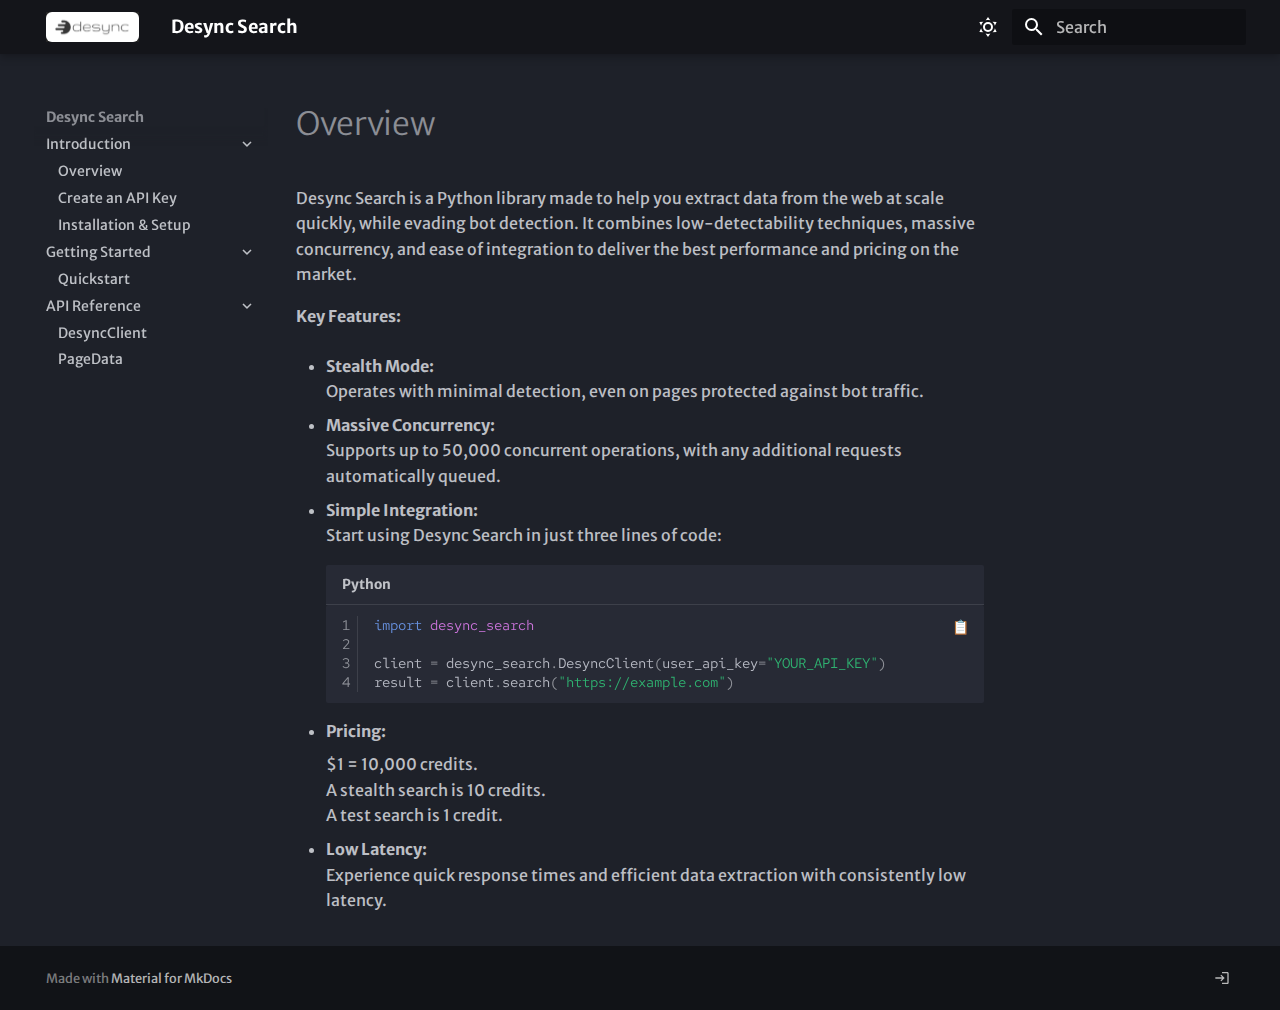
<file: index.html>
<!doctype html><html lang=en class=no-js> <head><meta charset=utf-8><meta name=viewport content="width=device-width,initial-scale=1"><link href=https://docs.desync.help/ rel=canonical><link rel=icon href=assets/square_logo.png><meta name=generator content="mkdocs-1.6.1, mkdocs-material-9.6.9"><title>Page Not Found - Desync Search</title><link rel=stylesheet href=assets/stylesheets/main.4af4bdda.min.css><link rel=stylesheet href=assets/stylesheets/palette.06af60db.min.css><link rel=preconnect href=https://fonts.gstatic.com crossorigin><link rel=stylesheet href="https://fonts.googleapis.com/css?family=Merriweather-Sans:300,300i,400,400i,700,700i%7CRed+Hat+Mono:400,400i,700,700i&display=fallback"><style>:root{--md-text-font:"Merriweather-Sans";--md-code-font:"Red Hat Mono"}</style><link rel=stylesheet href=assets/copy.css><link rel=stylesheet href=assets/logo.css><script>__md_scope=new URL(".",location),__md_hash=e=>[...e].reduce(((e,_)=>(e<<5)-e+_.charCodeAt(0)),0),__md_get=(e,_=localStorage,t=__md_scope)=>JSON.parse(_.getItem(t.pathname+"."+e)),__md_set=(e,_,t=localStorage,a=__md_scope)=>{try{t.setItem(a.pathname+"."+e,JSON.stringify(_))}catch(e){}}</script></head> <body dir=ltr data-md-color-scheme=slate data-md-color-primary=black data-md-color-accent=deep-purple> <input class=md-toggle data-md-toggle=drawer type=checkbox id=__drawer autocomplete=off> <input class=md-toggle data-md-toggle=search type=checkbox id=__search autocomplete=off> <label class=md-overlay for=__drawer></label> <div data-md-component=skip> <a href=#404-page-not-found class=md-skip> Skip to content </a> </div> <div data-md-component=announce> </div> <header class="md-header md-header--shadow" data-md-component=header> <nav class="md-header__inner md-grid" aria-label=Header> <a href=. title="Desync Search" class="md-header__button md-logo" aria-label="Desync Search" data-md-component=logo> <img src=assets/logo-dark.svg alt=logo> </a> <label class="md-header__button md-icon" for=__drawer> <svg xmlns=http://www.w3.org/2000/svg viewbox="0 0 24 24"><path d="M3 6h18v2H3zm0 5h18v2H3zm0 5h18v2H3z"/></svg> </label> <div class=md-header__title data-md-component=header-title> <div class=md-header__ellipsis> <div class=md-header__topic> <span class=md-ellipsis> Desync Search </span> </div> <div class=md-header__topic data-md-component=header-topic> <span class=md-ellipsis> Page Not Found </span> </div> </div> </div> <form class=md-header__option data-md-component=palette> <input class=md-option data-md-color-media data-md-color-scheme=slate data-md-color-primary=black data-md-color-accent=deep-purple aria-label="Dark mode" type=radio name=__palette id=__palette_0> <label class="md-header__button md-icon" title="Dark mode" for=__palette_1 hidden> <svg xmlns=http://www.w3.org/2000/svg viewbox="0 0 24 24"><path d="M12 7a5 5 0 0 1 5 5 5 5 0 0 1-5 5 5 5 0 0 1-5-5 5 5 0 0 1 5-5m0 2a3 3 0 0 0-3 3 3 3 0 0 0 3 3 3 3 0 0 0 3-3 3 3 0 0 0-3-3m0-7 2.39 3.42C13.65 5.15 12.84 5 12 5s-1.65.15-2.39.42zM3.34 7l4.16-.35A7.2 7.2 0 0 0 5.94 8.5c-.44.74-.69 1.5-.83 2.29zm.02 10 1.76-3.77a7.131 7.131 0 0 0 2.38 4.14zM20.65 7l-1.77 3.79a7.02 7.02 0 0 0-2.38-4.15zm-.01 10-4.14.36c.59-.51 1.12-1.14 1.54-1.86.42-.73.69-1.5.83-2.29zM12 22l-2.41-3.44c.74.27 1.55.44 2.41.44.82 0 1.63-.17 2.37-.44z"/></svg> </label> <input class=md-option data-md-color-media data-md-color-scheme=default data-md-color-primary=black data-md-color-accent=deep-purple aria-label="Light mode" type=radio name=__palette id=__palette_1> <label class="md-header__button md-icon" title="Light mode" for=__palette_0 hidden> <svg xmlns=http://www.w3.org/2000/svg viewbox="0 0 24 24"><path d="m17.75 4.09-2.53 1.94.91 3.06-2.63-1.81-2.63 1.81.91-3.06-2.53-1.94L12.44 4l1.06-3 1.06 3zm3.5 6.91-1.64 1.25.59 1.98-1.7-1.17-1.7 1.17.59-1.98L15.75 11l2.06-.05L18.5 9l.69 1.95zm-2.28 4.95c.83-.08 1.72 1.1 1.19 1.85-.32.45-.66.87-1.08 1.27C15.17 23 8.84 23 4.94 19.07c-3.91-3.9-3.91-10.24 0-14.14.4-.4.82-.76 1.27-1.08.75-.53 1.93.36 1.85 1.19-.27 2.86.69 5.83 2.89 8.02a9.96 9.96 0 0 0 8.02 2.89m-1.64 2.02a12.08 12.08 0 0 1-7.8-3.47c-2.17-2.19-3.33-5-3.49-7.82-2.81 3.14-2.7 7.96.31 10.98 3.02 3.01 7.84 3.12 10.98.31"/></svg> </label> </form> <script>var palette=__md_get("__palette");if(palette&&palette.color){if("(prefers-color-scheme)"===palette.color.media){var media=matchMedia("(prefers-color-scheme: light)"),input=document.querySelector(media.matches?"[data-md-color-media='(prefers-color-scheme: light)']":"[data-md-color-media='(prefers-color-scheme: dark)']");palette.color.media=input.getAttribute("data-md-color-media"),palette.color.scheme=input.getAttribute("data-md-color-scheme"),palette.color.primary=input.getAttribute("data-md-color-primary"),palette.color.accent=input.getAttribute("data-md-color-accent")}for(var[key,value]of Object.entries(palette.color))document.body.setAttribute("data-md-color-"+key,value)}</script> <label class="md-header__button md-icon" for=__search> <svg xmlns=http://www.w3.org/2000/svg viewbox="0 0 24 24"><path d="M9.5 3A6.5 6.5 0 0 1 16 9.5c0 1.61-.59 3.09-1.56 4.23l.27.27h.79l5 5-1.5 1.5-5-5v-.79l-.27-.27A6.52 6.52 0 0 1 9.5 16 6.5 6.5 0 0 1 3 9.5 6.5 6.5 0 0 1 9.5 3m0 2C7 5 5 7 5 9.5S7 14 9.5 14 14 12 14 9.5 12 5 9.5 5"/></svg> </label> <div class=md-search data-md-component=search role=dialog> <label class=md-search__overlay for=__search></label> <div class=md-search__inner role=search> <form class=md-search__form name=search> <input type=text class=md-search__input name=query aria-label=Search placeholder=Search autocapitalize=off autocorrect=off autocomplete=off spellcheck=false data-md-component=search-query required> <label class="md-search__icon md-icon" for=__search> <svg xmlns=http://www.w3.org/2000/svg viewbox="0 0 24 24"><path d="M9.5 3A6.5 6.5 0 0 1 16 9.5c0 1.61-.59 3.09-1.56 4.23l.27.27h.79l5 5-1.5 1.5-5-5v-.79l-.27-.27A6.52 6.52 0 0 1 9.5 16 6.5 6.5 0 0 1 3 9.5 6.5 6.5 0 0 1 9.5 3m0 2C7 5 5 7 5 9.5S7 14 9.5 14 14 12 14 9.5 12 5 9.5 5"/></svg> <svg xmlns=http://www.w3.org/2000/svg viewbox="0 0 24 24"><path d="M20 11v2H8l5.5 5.5-1.42 1.42L4.16 12l7.92-7.92L13.5 5.5 8 11z"/></svg> </label> <nav class=md-search__options aria-label=Search> <button type=reset class="md-search__icon md-icon" title=Clear aria-label=Clear tabindex=-1> <svg xmlns=http://www.w3.org/2000/svg viewbox="0 0 24 24"><path d="M19 6.41 17.59 5 12 10.59 6.41 5 5 6.41 10.59 12 5 17.59 6.41 19 12 13.41 17.59 19 19 17.59 13.41 12z"/></svg> </button> </nav> </form> <div class=md-search__output> <div class=md-search__scrollwrap tabindex=0 data-md-scrollfix> <div class=md-search-result data-md-component=search-result> <div class=md-search-result__meta> Initializing search </div> <ol class=md-search-result__list role=presentation></ol> </div> </div> </div> </div> </div> </nav> </header> <div class=md-container data-md-component=container> <main class=md-main data-md-component=main> <div class="md-main__inner md-grid"> <div class="md-sidebar md-sidebar--primary" data-md-component=sidebar data-md-type=navigation hidden> <div class=md-sidebar__scrollwrap> <div class=md-sidebar__inner> <nav class="md-nav md-nav--primary" aria-label=Navigation data-md-level=0> <label class=md-nav__title for=__drawer> <a href=. title="Desync Search" class="md-nav__button md-logo" aria-label="Desync Search" data-md-component=logo> <img src=assets/logo-dark.svg alt=logo> </a> Desync Search </label> <ul class=md-nav__list data-md-scrollfix> <li class="md-nav__item md-nav__item--nested"> <input class="md-nav__toggle md-toggle md-toggle--indeterminate" type=checkbox id=__nav_1> <label class=md-nav__link for=__nav_1 id=__nav_1_label tabindex=0> <span class=md-ellipsis> Introduction </span> <span class="md-nav__icon md-icon"></span> </label> <nav class=md-nav data-md-level=1 aria-labelledby=__nav_1_label aria-expanded=false> <label class=md-nav__title for=__nav_1> <span class="md-nav__icon md-icon"></span> Introduction </label> <ul class=md-nav__list data-md-scrollfix> <li class=md-nav__item> <a href=pages/overview class=md-nav__link> <span class=md-ellipsis> Overview </span> </a> </li> <li class=md-nav__item> <a href=pages/create_api_key class=md-nav__link> <span class=md-ellipsis> Create an API Key </span> </a> </li> <li class=md-nav__item> <a href=pages/installation class=md-nav__link> <span class=md-ellipsis> Installation & Setup </span> </a> </li> </ul> </nav> </li> <li class="md-nav__item md-nav__item--nested"> <input class="md-nav__toggle md-toggle md-toggle--indeterminate" type=checkbox id=__nav_2> <label class=md-nav__link for=__nav_2 id=__nav_2_label tabindex=0> <span class=md-ellipsis> Getting Started </span> <span class="md-nav__icon md-icon"></span> </label> <nav class=md-nav data-md-level=1 aria-labelledby=__nav_2_label aria-expanded=false> <label class=md-nav__title for=__nav_2> <span class="md-nav__icon md-icon"></span> Getting Started </label> <ul class=md-nav__list data-md-scrollfix> <li class=md-nav__item> <a href=pages/quickstart class=md-nav__link> <span class=md-ellipsis> Quickstart </span> </a> </li> </ul> </nav> </li> <li class="md-nav__item md-nav__item--nested"> <input class="md-nav__toggle md-toggle md-toggle--indeterminate" type=checkbox id=__nav_3> <label class=md-nav__link for=__nav_3 id=__nav_3_label tabindex=0> <span class=md-ellipsis> API Reference </span> <span class="md-nav__icon md-icon"></span> </label> <nav class=md-nav data-md-level=1 aria-labelledby=__nav_3_label aria-expanded=false> <label class=md-nav__title for=__nav_3> <span class="md-nav__icon md-icon"></span> API Reference </label> <ul class=md-nav__list data-md-scrollfix> <li class=md-nav__item> <a href=api/desyncclient class=md-nav__link> <span class=md-ellipsis> DesyncClient </span> </a> </li> <li class=md-nav__item> <a href=api/pagedata class=md-nav__link> <span class=md-ellipsis> PageData </span> </a> </li> </ul> </nav> </li> </ul> </nav> </div> </div> </div> <div class="md-sidebar md-sidebar--secondary" data-md-component=sidebar data-md-type=toc hidden> <div class=md-sidebar__scrollwrap> <div class=md-sidebar__inner> <nav class="md-nav md-nav--secondary" aria-label="Table of contents"> </nav> </div> </div> </div> <div class=md-content data-md-component=content> <article class="md-content__inner md-typeset"> <h1 id=404-page-not-found>404: Page Not Found</h1> <p>We’re redirecting you to the Overview page...</p> <script>
  setTimeout(() => {
    window.location.replace('/pages/overview/');
  }, 0);
</script> </article> </div> <script>var target=document.getElementById(location.hash.slice(1));target&&target.name&&(target.checked=target.name.startsWith("__tabbed_"))</script> </div> </main> <footer class=md-footer> <div class="md-footer-meta md-typeset"> <div class="md-footer-meta__inner md-grid"> <div class=md-copyright> Made with <a href=https://squidfunk.github.io/mkdocs-material/ target=_blank rel=noopener> Material for MkDocs </a> </div> <div class=md-social> <a href=https://beta.desync.ai target=_blank rel=noopener title="Sign Up" class=md-social__link> <svg xmlns=http://www.w3.org/2000/svg viewbox="0 0 24 24"><path d="M11 7 9.6 8.4l2.6 2.6H2v2h10.2l-2.6 2.6L11 17l5-5zm9 12h-8v2h8c1.1 0 2-.9 2-2V5c0-1.1-.9-2-2-2h-8v2h8z"/></svg> </a> </div> </div> </div> </footer> </div> <div class=md-dialog data-md-component=dialog> <div class="md-dialog__inner md-typeset"></div> </div> <script id=__config type=application/json>{"base": ".", "features": ["navigation.expand"], "search": "assets/javascripts/workers/search.f8cc74c7.min.js", "translations": {"clipboard.copied": "Copied to clipboard", "clipboard.copy": "Copy to clipboard", "search.result.more.one": "1 more on this page", "search.result.more.other": "# more on this page", "search.result.none": "No matching documents", "search.result.one": "1 matching document", "search.result.other": "# matching documents", "search.result.placeholder": "Type to start searching", "search.result.term.missing": "Missing", "select.version": "Select version"}}</script> <script src=assets/javascripts/bundle.c8b220af.min.js></script> <script src=assets/copy.js></script> </body> </html>
</file>
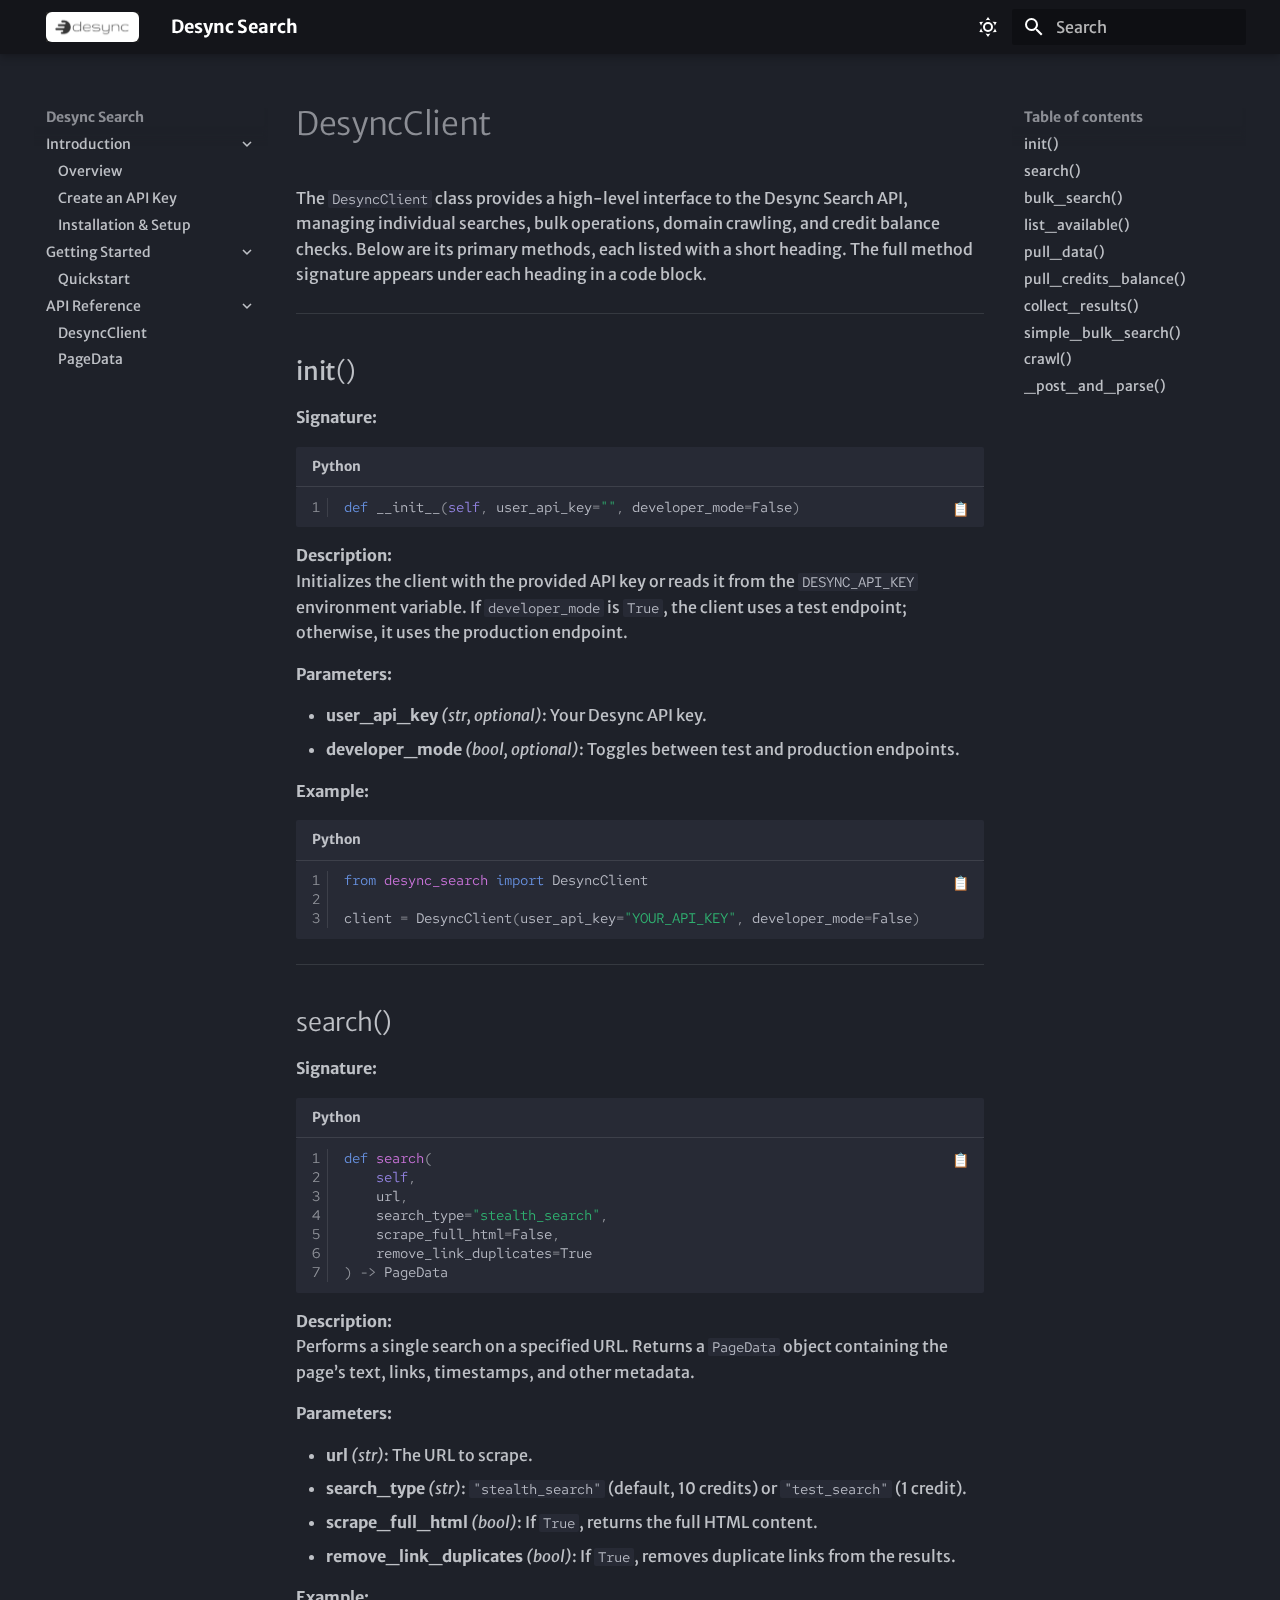
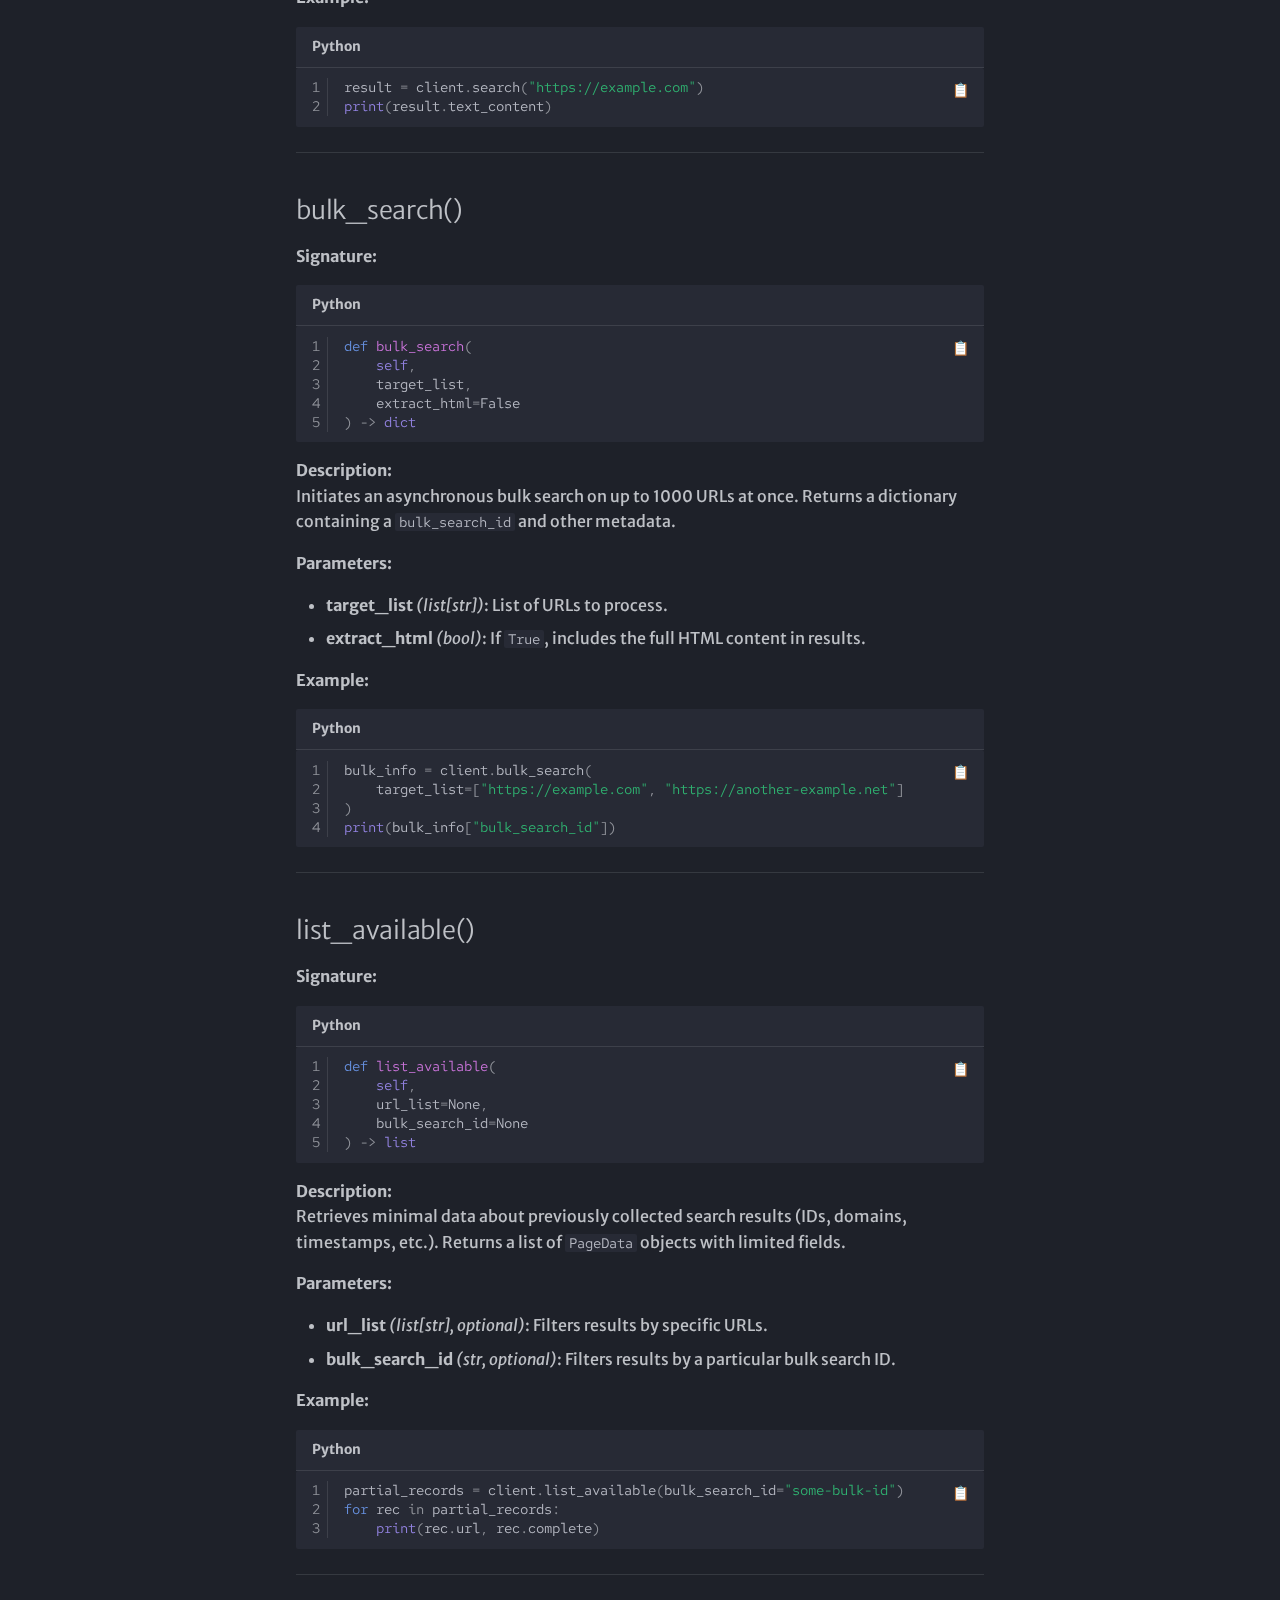
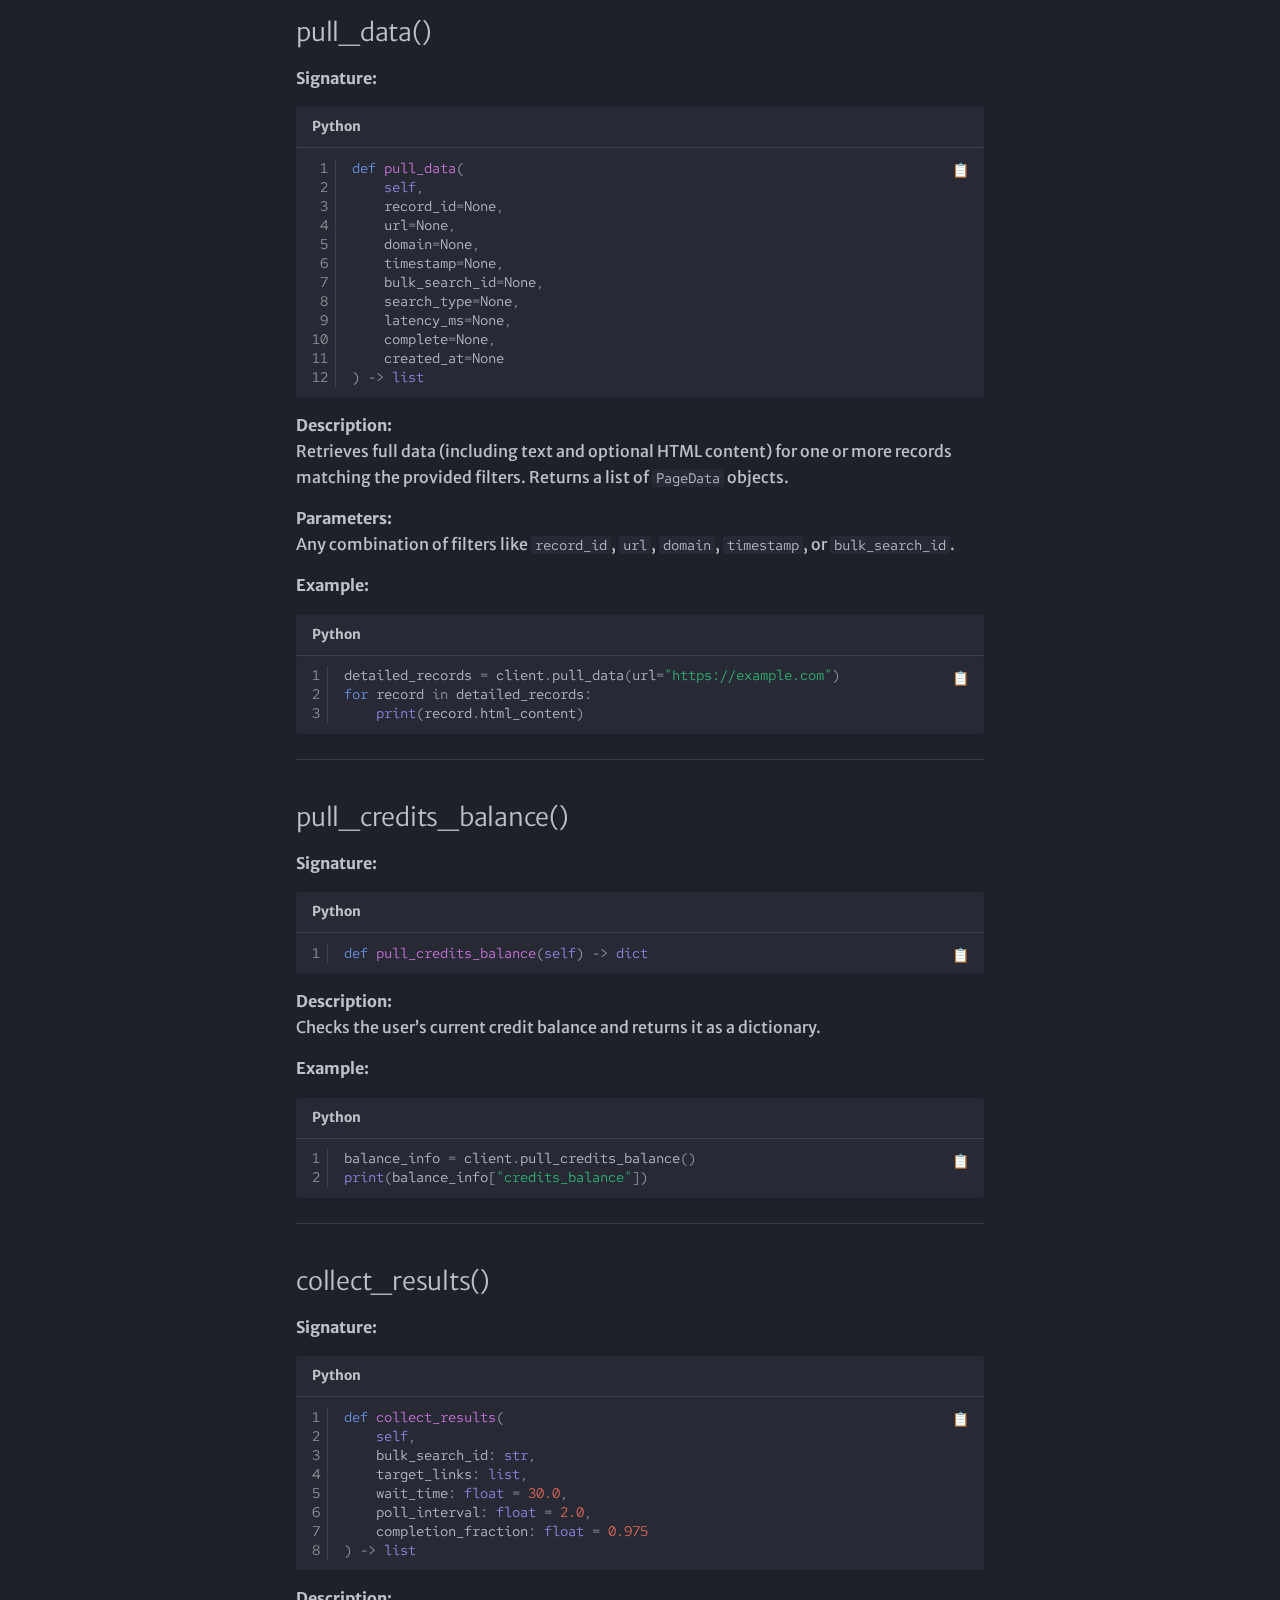
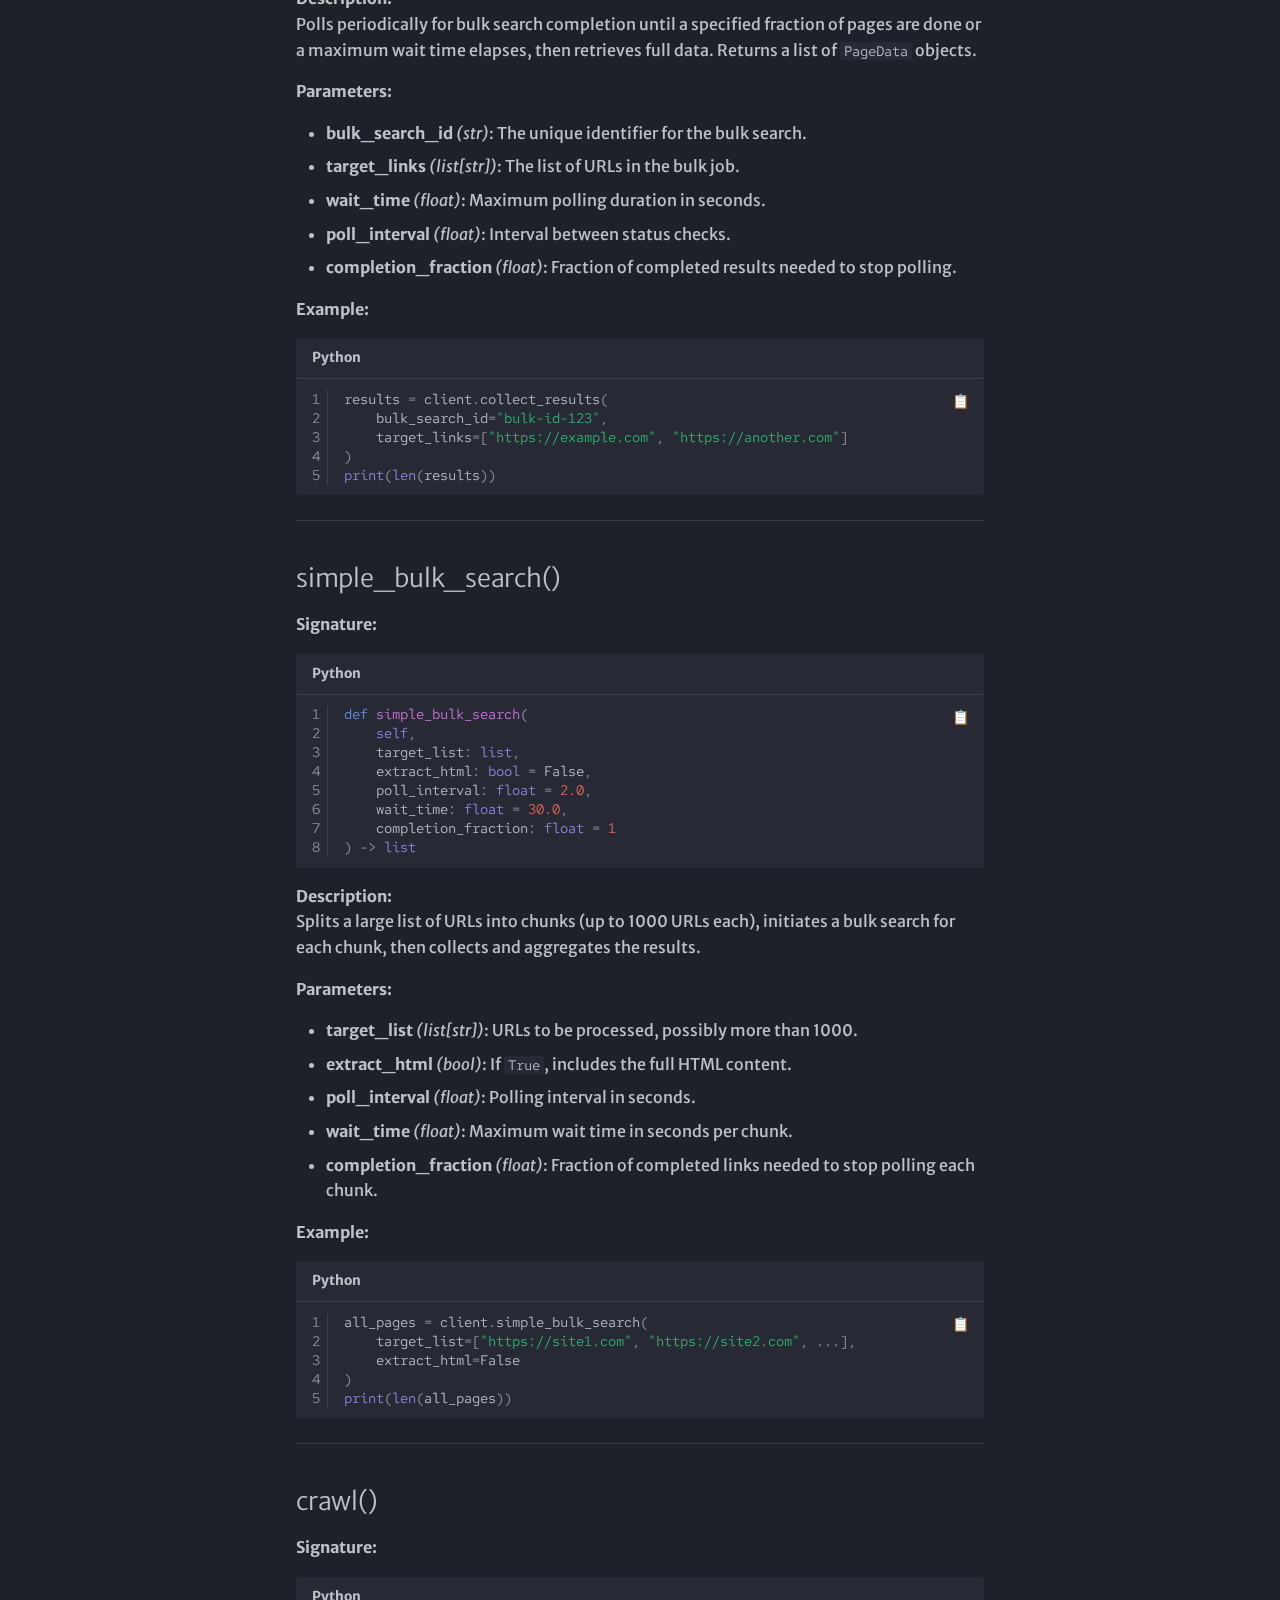
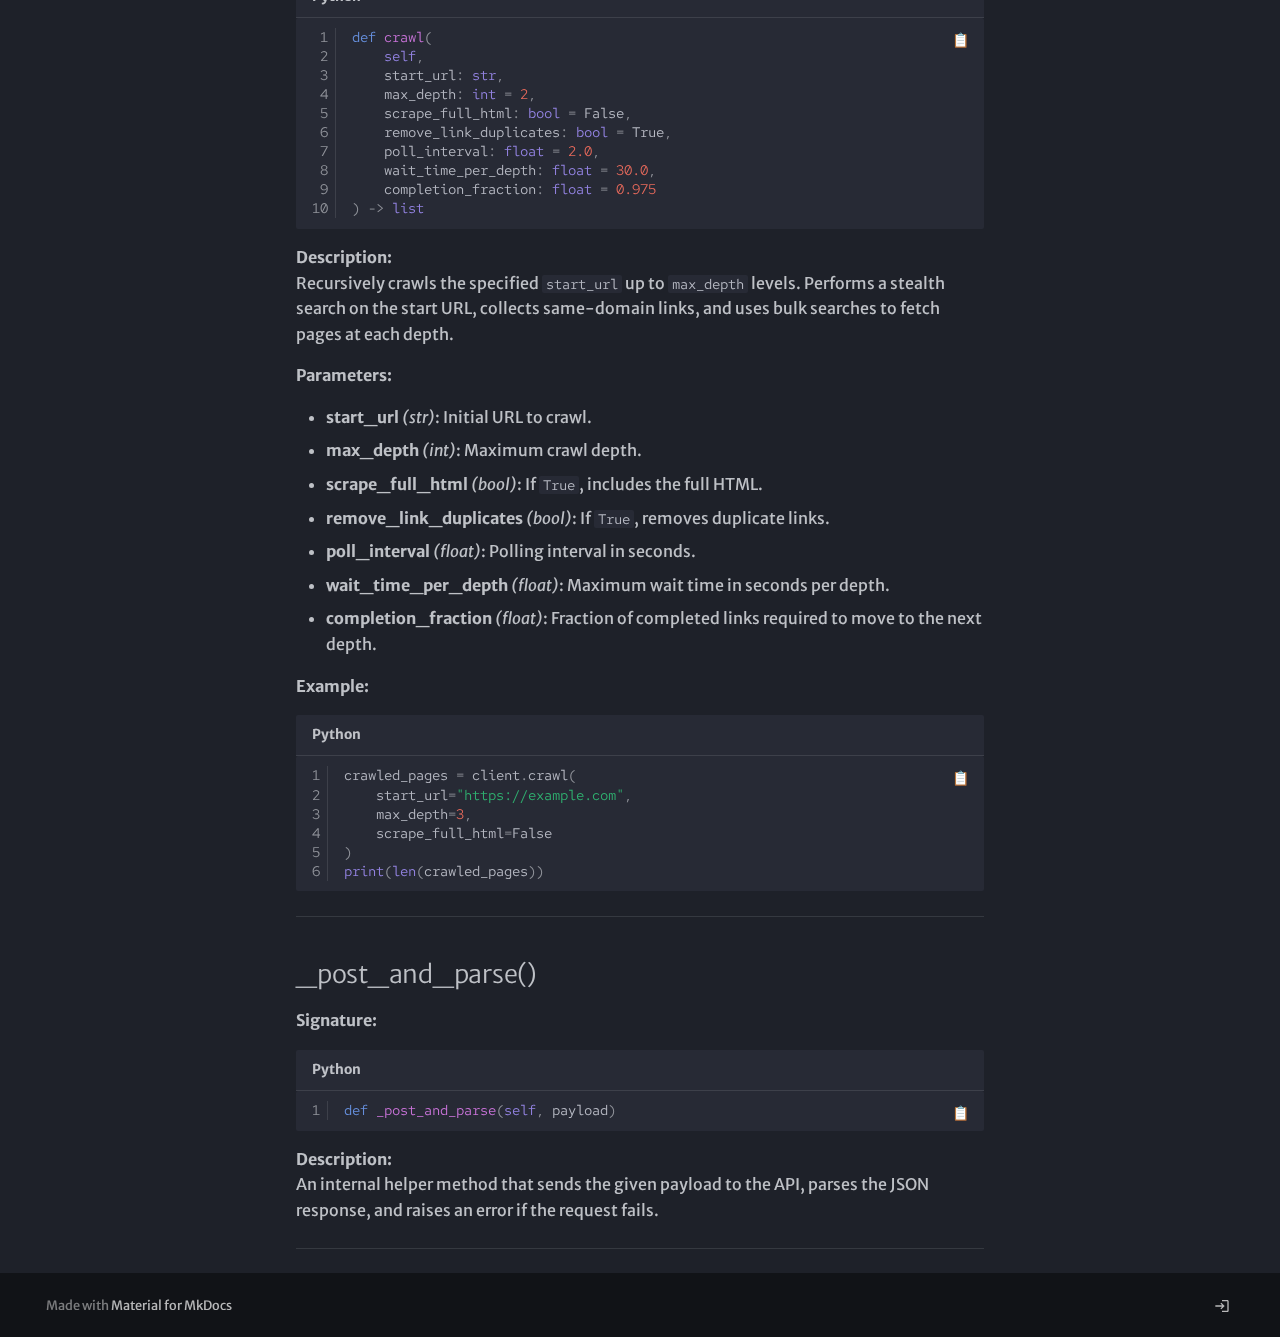
<file: api/desyncclient/index.html>
<!doctype html><html lang=en class=no-js> <head><meta charset=utf-8><meta name=viewport content="width=device-width,initial-scale=1"><link href=https://docs.desync.help/api/desyncclient/ rel=canonical><link rel=icon href=../../assets/square_logo.png><meta name=generator content="mkdocs-1.6.1, mkdocs-material-9.6.9"><title>DesyncClient class - Desync Search</title><link rel=stylesheet href=../../assets/stylesheets/main.4af4bdda.min.css><link rel=stylesheet href=../../assets/stylesheets/palette.06af60db.min.css><link rel=preconnect href=https://fonts.gstatic.com crossorigin><link rel=stylesheet href="https://fonts.googleapis.com/css?family=Merriweather-Sans:300,300i,400,400i,700,700i%7CRed+Hat+Mono:400,400i,700,700i&display=fallback"><style>:root{--md-text-font:"Merriweather-Sans";--md-code-font:"Red Hat Mono"}</style><link rel=stylesheet href=../../assets/copy.css><link rel=stylesheet href=../../assets/logo.css><script>__md_scope=new URL("../..",location),__md_hash=e=>[...e].reduce(((e,_)=>(e<<5)-e+_.charCodeAt(0)),0),__md_get=(e,_=localStorage,t=__md_scope)=>JSON.parse(_.getItem(t.pathname+"."+e)),__md_set=(e,_,t=localStorage,a=__md_scope)=>{try{t.setItem(a.pathname+"."+e,JSON.stringify(_))}catch(e){}}</script></head> <body dir=ltr data-md-color-scheme=slate data-md-color-primary=black data-md-color-accent=deep-purple> <input class=md-toggle data-md-toggle=drawer type=checkbox id=__drawer autocomplete=off> <input class=md-toggle data-md-toggle=search type=checkbox id=__search autocomplete=off> <label class=md-overlay for=__drawer></label> <div data-md-component=skip> <a href=#desyncclient class=md-skip> Skip to content </a> </div> <div data-md-component=announce> </div> <header class="md-header md-header--shadow" data-md-component=header> <nav class="md-header__inner md-grid" aria-label=Header> <a href=../.. title="Desync Search" class="md-header__button md-logo" aria-label="Desync Search" data-md-component=logo> <img src=../../assets/logo-dark.svg alt=logo> </a> <label class="md-header__button md-icon" for=__drawer> <svg xmlns=http://www.w3.org/2000/svg viewbox="0 0 24 24"><path d="M3 6h18v2H3zm0 5h18v2H3zm0 5h18v2H3z"/></svg> </label> <div class=md-header__title data-md-component=header-title> <div class=md-header__ellipsis> <div class=md-header__topic> <span class=md-ellipsis> Desync Search </span> </div> <div class=md-header__topic data-md-component=header-topic> <span class=md-ellipsis> DesyncClient class </span> </div> </div> </div> <form class=md-header__option data-md-component=palette> <input class=md-option data-md-color-media data-md-color-scheme=slate data-md-color-primary=black data-md-color-accent=deep-purple aria-label="Dark mode" type=radio name=__palette id=__palette_0> <label class="md-header__button md-icon" title="Dark mode" for=__palette_1 hidden> <svg xmlns=http://www.w3.org/2000/svg viewbox="0 0 24 24"><path d="M12 7a5 5 0 0 1 5 5 5 5 0 0 1-5 5 5 5 0 0 1-5-5 5 5 0 0 1 5-5m0 2a3 3 0 0 0-3 3 3 3 0 0 0 3 3 3 3 0 0 0 3-3 3 3 0 0 0-3-3m0-7 2.39 3.42C13.65 5.15 12.84 5 12 5s-1.65.15-2.39.42zM3.34 7l4.16-.35A7.2 7.2 0 0 0 5.94 8.5c-.44.74-.69 1.5-.83 2.29zm.02 10 1.76-3.77a7.131 7.131 0 0 0 2.38 4.14zM20.65 7l-1.77 3.79a7.02 7.02 0 0 0-2.38-4.15zm-.01 10-4.14.36c.59-.51 1.12-1.14 1.54-1.86.42-.73.69-1.5.83-2.29zM12 22l-2.41-3.44c.74.27 1.55.44 2.41.44.82 0 1.63-.17 2.37-.44z"/></svg> </label> <input class=md-option data-md-color-media data-md-color-scheme=default data-md-color-primary=black data-md-color-accent=deep-purple aria-label="Light mode" type=radio name=__palette id=__palette_1> <label class="md-header__button md-icon" title="Light mode" for=__palette_0 hidden> <svg xmlns=http://www.w3.org/2000/svg viewbox="0 0 24 24"><path d="m17.75 4.09-2.53 1.94.91 3.06-2.63-1.81-2.63 1.81.91-3.06-2.53-1.94L12.44 4l1.06-3 1.06 3zm3.5 6.91-1.64 1.25.59 1.98-1.7-1.17-1.7 1.17.59-1.98L15.75 11l2.06-.05L18.5 9l.69 1.95zm-2.28 4.95c.83-.08 1.72 1.1 1.19 1.85-.32.45-.66.87-1.08 1.27C15.17 23 8.84 23 4.94 19.07c-3.91-3.9-3.91-10.24 0-14.14.4-.4.82-.76 1.27-1.08.75-.53 1.93.36 1.85 1.19-.27 2.86.69 5.83 2.89 8.02a9.96 9.96 0 0 0 8.02 2.89m-1.64 2.02a12.08 12.08 0 0 1-7.8-3.47c-2.17-2.19-3.33-5-3.49-7.82-2.81 3.14-2.7 7.96.31 10.98 3.02 3.01 7.84 3.12 10.98.31"/></svg> </label> </form> <script>var palette=__md_get("__palette");if(palette&&palette.color){if("(prefers-color-scheme)"===palette.color.media){var media=matchMedia("(prefers-color-scheme: light)"),input=document.querySelector(media.matches?"[data-md-color-media='(prefers-color-scheme: light)']":"[data-md-color-media='(prefers-color-scheme: dark)']");palette.color.media=input.getAttribute("data-md-color-media"),palette.color.scheme=input.getAttribute("data-md-color-scheme"),palette.color.primary=input.getAttribute("data-md-color-primary"),palette.color.accent=input.getAttribute("data-md-color-accent")}for(var[key,value]of Object.entries(palette.color))document.body.setAttribute("data-md-color-"+key,value)}</script> <label class="md-header__button md-icon" for=__search> <svg xmlns=http://www.w3.org/2000/svg viewbox="0 0 24 24"><path d="M9.5 3A6.5 6.5 0 0 1 16 9.5c0 1.61-.59 3.09-1.56 4.23l.27.27h.79l5 5-1.5 1.5-5-5v-.79l-.27-.27A6.52 6.52 0 0 1 9.5 16 6.5 6.5 0 0 1 3 9.5 6.5 6.5 0 0 1 9.5 3m0 2C7 5 5 7 5 9.5S7 14 9.5 14 14 12 14 9.5 12 5 9.5 5"/></svg> </label> <div class=md-search data-md-component=search role=dialog> <label class=md-search__overlay for=__search></label> <div class=md-search__inner role=search> <form class=md-search__form name=search> <input type=text class=md-search__input name=query aria-label=Search placeholder=Search autocapitalize=off autocorrect=off autocomplete=off spellcheck=false data-md-component=search-query required> <label class="md-search__icon md-icon" for=__search> <svg xmlns=http://www.w3.org/2000/svg viewbox="0 0 24 24"><path d="M9.5 3A6.5 6.5 0 0 1 16 9.5c0 1.61-.59 3.09-1.56 4.23l.27.27h.79l5 5-1.5 1.5-5-5v-.79l-.27-.27A6.52 6.52 0 0 1 9.5 16 6.5 6.5 0 0 1 3 9.5 6.5 6.5 0 0 1 9.5 3m0 2C7 5 5 7 5 9.5S7 14 9.5 14 14 12 14 9.5 12 5 9.5 5"/></svg> <svg xmlns=http://www.w3.org/2000/svg viewbox="0 0 24 24"><path d="M20 11v2H8l5.5 5.5-1.42 1.42L4.16 12l7.92-7.92L13.5 5.5 8 11z"/></svg> </label> <nav class=md-search__options aria-label=Search> <button type=reset class="md-search__icon md-icon" title=Clear aria-label=Clear tabindex=-1> <svg xmlns=http://www.w3.org/2000/svg viewbox="0 0 24 24"><path d="M19 6.41 17.59 5 12 10.59 6.41 5 5 6.41 10.59 12 5 17.59 6.41 19 12 13.41 17.59 19 19 17.59 13.41 12z"/></svg> </button> </nav> </form> <div class=md-search__output> <div class=md-search__scrollwrap tabindex=0 data-md-scrollfix> <div class=md-search-result data-md-component=search-result> <div class=md-search-result__meta> Initializing search </div> <ol class=md-search-result__list role=presentation></ol> </div> </div> </div> </div> </div> </nav> </header> <div class=md-container data-md-component=container> <main class=md-main data-md-component=main> <div class="md-main__inner md-grid"> <div class="md-sidebar md-sidebar--primary" data-md-component=sidebar data-md-type=navigation> <div class=md-sidebar__scrollwrap> <div class=md-sidebar__inner> <nav class="md-nav md-nav--primary" aria-label=Navigation data-md-level=0> <label class=md-nav__title for=__drawer> <a href=../.. title="Desync Search" class="md-nav__button md-logo" aria-label="Desync Search" data-md-component=logo> <img src=../../assets/logo-dark.svg alt=logo> </a> Desync Search </label> <ul class=md-nav__list data-md-scrollfix> <li class="md-nav__item md-nav__item--nested"> <input class="md-nav__toggle md-toggle md-toggle--indeterminate" type=checkbox id=__nav_1> <label class=md-nav__link for=__nav_1 id=__nav_1_label tabindex=0> <span class=md-ellipsis> Introduction </span> <span class="md-nav__icon md-icon"></span> </label> <nav class=md-nav data-md-level=1 aria-labelledby=__nav_1_label aria-expanded=false> <label class=md-nav__title for=__nav_1> <span class="md-nav__icon md-icon"></span> Introduction </label> <ul class=md-nav__list data-md-scrollfix> <li class=md-nav__item> <a href=../../pages/overview class=md-nav__link> <span class=md-ellipsis> Overview </span> </a> </li> <li class=md-nav__item> <a href=../../pages/create_api_key class=md-nav__link> <span class=md-ellipsis> Create an API Key </span> </a> </li> <li class=md-nav__item> <a href=../../pages/installation class=md-nav__link> <span class=md-ellipsis> Installation & Setup </span> </a> </li> </ul> </nav> </li> <li class="md-nav__item md-nav__item--nested"> <input class="md-nav__toggle md-toggle md-toggle--indeterminate" type=checkbox id=__nav_2> <label class=md-nav__link for=__nav_2 id=__nav_2_label tabindex=0> <span class=md-ellipsis> Getting Started </span> <span class="md-nav__icon md-icon"></span> </label> <nav class=md-nav data-md-level=1 aria-labelledby=__nav_2_label aria-expanded=false> <label class=md-nav__title for=__nav_2> <span class="md-nav__icon md-icon"></span> Getting Started </label> <ul class=md-nav__list data-md-scrollfix> <li class=md-nav__item> <a href=../../pages/quickstart class=md-nav__link> <span class=md-ellipsis> Quickstart </span> </a> </li> </ul> </nav> </li> <li class="md-nav__item md-nav__item--nested"> <input class="md-nav__toggle md-toggle md-toggle--indeterminate" type=checkbox id=__nav_3> <label class=md-nav__link for=__nav_3 id=__nav_3_label tabindex=0> <span class=md-ellipsis> API Reference </span> <span class="md-nav__icon md-icon"></span> </label> <nav class=md-nav data-md-level=1 aria-labelledby=__nav_3_label aria-expanded=false> <label class=md-nav__title for=__nav_3> <span class="md-nav__icon md-icon"></span> API Reference </label> <ul class=md-nav__list data-md-scrollfix> <li class=md-nav__item> <a href=. class=md-nav__link> <span class=md-ellipsis> DesyncClient </span> </a> </li> <li class=md-nav__item> <a href=../pagedata class=md-nav__link> <span class=md-ellipsis> PageData </span> </a> </li> </ul> </nav> </li> </ul> </nav> </div> </div> </div> <div class="md-sidebar md-sidebar--secondary" data-md-component=sidebar data-md-type=toc> <div class=md-sidebar__scrollwrap> <div class=md-sidebar__inner> <nav class="md-nav md-nav--secondary" aria-label="Table of contents"> <label class=md-nav__title for=__toc> <span class="md-nav__icon md-icon"></span> Table of contents </label> <ul class=md-nav__list data-md-component=toc data-md-scrollfix> <li class=md-nav__item> <a href=#init class=md-nav__link> <span class=md-ellipsis> init() </span> </a> </li> <li class=md-nav__item> <a href=#search class=md-nav__link> <span class=md-ellipsis> search() </span> </a> </li> <li class=md-nav__item> <a href=#bulk_search class=md-nav__link> <span class=md-ellipsis> bulk_search() </span> </a> </li> <li class=md-nav__item> <a href=#list_available class=md-nav__link> <span class=md-ellipsis> list_available() </span> </a> </li> <li class=md-nav__item> <a href=#pull_data class=md-nav__link> <span class=md-ellipsis> pull_data() </span> </a> </li> <li class=md-nav__item> <a href=#pull_credits_balance class=md-nav__link> <span class=md-ellipsis> pull_credits_balance() </span> </a> </li> <li class=md-nav__item> <a href=#collect_results class=md-nav__link> <span class=md-ellipsis> collect_results() </span> </a> </li> <li class=md-nav__item> <a href=#simple_bulk_search class=md-nav__link> <span class=md-ellipsis> simple_bulk_search() </span> </a> </li> <li class=md-nav__item> <a href=#crawl class=md-nav__link> <span class=md-ellipsis> crawl() </span> </a> </li> <li class=md-nav__item> <a href=#_post_and_parse class=md-nav__link> <span class=md-ellipsis> _post_and_parse() </span> </a> </li> </ul> </nav> </div> </div> </div> <div class=md-content data-md-component=content> <article class="md-content__inner md-typeset"> <h1 id=desyncclient>DesyncClient</h1> <p>The <code>DesyncClient</code> class provides a high-level interface to the Desync Search API, managing individual searches, bulk operations, domain crawling, and credit balance checks. Below are its primary methods, each listed with a short heading. The full method signature appears under each heading in a code block.</p> <hr> <h2 id=init><strong>init</strong>()</h2> <p><strong>Signature:</strong> <div class=highlight><table class=highlighttable><tr><th colspan=2 class=filename><span class=filename>Python</span></th></tr><tr><td class=linenos><div class=linenodiv><pre><span></span><span class=normal><a href=#__codelineno-0-1>1</a></span></pre></div></td><td class=code><div><pre><span></span><code><a id=__codelineno-0-1 name=__codelineno-0-1></a><span class=k>def</span><span class=w> </span><span class=fm>__init__</span><span class=p>(</span><span class=bp>self</span><span class=p>,</span> <span class=n>user_api_key</span><span class=o>=</span><span class=s2>&quot;&quot;</span><span class=p>,</span> <span class=n>developer_mode</span><span class=o>=</span><span class=kc>False</span><span class=p>)</span>
</code></pre></div></td></tr></table></div></p> <p><strong>Description:</strong><br> Initializes the client with the provided API key or reads it from the <code>DESYNC_API_KEY</code> environment variable. If <code>developer_mode</code> is <code>True</code>, the client uses a test endpoint; otherwise, it uses the production endpoint.</p> <p><strong>Parameters:</strong></p> <ul> <li><strong>user_api_key</strong> <em>(str, optional)</em>: Your Desync API key. </li> <li><strong>developer_mode</strong> <em>(bool, optional)</em>: Toggles between test and production endpoints.</li> </ul> <p><strong>Example:</strong> <div class=highlight><table class=highlighttable><tr><th colspan=2 class=filename><span class=filename>Python</span></th></tr><tr><td class=linenos><div class=linenodiv><pre><span></span><span class=normal><a href=#__codelineno-1-1>1</a></span>
<span class=normal><a href=#__codelineno-1-2>2</a></span>
<span class=normal><a href=#__codelineno-1-3>3</a></span></pre></div></td><td class=code><div><pre><span></span><code><a id=__codelineno-1-1 name=__codelineno-1-1></a><span class=kn>from</span><span class=w> </span><span class=nn>desync_search</span><span class=w> </span><span class=kn>import</span> <span class=n>DesyncClient</span>
<a id=__codelineno-1-2 name=__codelineno-1-2></a>
<a id=__codelineno-1-3 name=__codelineno-1-3></a><span class=n>client</span> <span class=o>=</span> <span class=n>DesyncClient</span><span class=p>(</span><span class=n>user_api_key</span><span class=o>=</span><span class=s2>&quot;YOUR_API_KEY&quot;</span><span class=p>,</span> <span class=n>developer_mode</span><span class=o>=</span><span class=kc>False</span><span class=p>)</span>
</code></pre></div></td></tr></table></div></p> <hr> <h2 id=search>search()</h2> <p><strong>Signature:</strong> <div class=highlight><table class=highlighttable><tr><th colspan=2 class=filename><span class=filename>Python</span></th></tr><tr><td class=linenos><div class=linenodiv><pre><span></span><span class=normal><a href=#__codelineno-2-1>1</a></span>
<span class=normal><a href=#__codelineno-2-2>2</a></span>
<span class=normal><a href=#__codelineno-2-3>3</a></span>
<span class=normal><a href=#__codelineno-2-4>4</a></span>
<span class=normal><a href=#__codelineno-2-5>5</a></span>
<span class=normal><a href=#__codelineno-2-6>6</a></span>
<span class=normal><a href=#__codelineno-2-7>7</a></span></pre></div></td><td class=code><div><pre><span></span><code><a id=__codelineno-2-1 name=__codelineno-2-1></a><span class=k>def</span><span class=w> </span><span class=nf>search</span><span class=p>(</span>
<a id=__codelineno-2-2 name=__codelineno-2-2></a>    <span class=bp>self</span><span class=p>,</span>
<a id=__codelineno-2-3 name=__codelineno-2-3></a>    <span class=n>url</span><span class=p>,</span>
<a id=__codelineno-2-4 name=__codelineno-2-4></a>    <span class=n>search_type</span><span class=o>=</span><span class=s2>&quot;stealth_search&quot;</span><span class=p>,</span>
<a id=__codelineno-2-5 name=__codelineno-2-5></a>    <span class=n>scrape_full_html</span><span class=o>=</span><span class=kc>False</span><span class=p>,</span>
<a id=__codelineno-2-6 name=__codelineno-2-6></a>    <span class=n>remove_link_duplicates</span><span class=o>=</span><span class=kc>True</span>
<a id=__codelineno-2-7 name=__codelineno-2-7></a><span class=p>)</span> <span class=o>-&gt;</span> <span class=n>PageData</span>
</code></pre></div></td></tr></table></div></p> <p><strong>Description:</strong><br> Performs a single search on a specified URL. Returns a <code>PageData</code> object containing the page’s text, links, timestamps, and other metadata.</p> <p><strong>Parameters:</strong></p> <ul> <li><strong>url</strong> <em>(str)</em>: The URL to scrape. </li> <li><strong>search_type</strong> <em>(str)</em>: <code>"stealth_search"</code> (default, 10 credits) or <code>"test_search"</code> (1 credit). </li> <li><strong>scrape_full_html</strong> <em>(bool)</em>: If <code>True</code>, returns the full HTML content. </li> <li><strong>remove_link_duplicates</strong> <em>(bool)</em>: If <code>True</code>, removes duplicate links from the results.</li> </ul> <p><strong>Example:</strong> <div class=highlight><table class=highlighttable><tr><th colspan=2 class=filename><span class=filename>Python</span></th></tr><tr><td class=linenos><div class=linenodiv><pre><span></span><span class=normal><a href=#__codelineno-3-1>1</a></span>
<span class=normal><a href=#__codelineno-3-2>2</a></span></pre></div></td><td class=code><div><pre><span></span><code><a id=__codelineno-3-1 name=__codelineno-3-1></a><span class=n>result</span> <span class=o>=</span> <span class=n>client</span><span class=o>.</span><span class=n>search</span><span class=p>(</span><span class=s2>&quot;https://example.com&quot;</span><span class=p>)</span>
<a id=__codelineno-3-2 name=__codelineno-3-2></a><span class=nb>print</span><span class=p>(</span><span class=n>result</span><span class=o>.</span><span class=n>text_content</span><span class=p>)</span>
</code></pre></div></td></tr></table></div></p> <hr> <h2 id=bulk_search>bulk_search()</h2> <p><strong>Signature:</strong> <div class=highlight><table class=highlighttable><tr><th colspan=2 class=filename><span class=filename>Python</span></th></tr><tr><td class=linenos><div class=linenodiv><pre><span></span><span class=normal><a href=#__codelineno-4-1>1</a></span>
<span class=normal><a href=#__codelineno-4-2>2</a></span>
<span class=normal><a href=#__codelineno-4-3>3</a></span>
<span class=normal><a href=#__codelineno-4-4>4</a></span>
<span class=normal><a href=#__codelineno-4-5>5</a></span></pre></div></td><td class=code><div><pre><span></span><code><a id=__codelineno-4-1 name=__codelineno-4-1></a><span class=k>def</span><span class=w> </span><span class=nf>bulk_search</span><span class=p>(</span>
<a id=__codelineno-4-2 name=__codelineno-4-2></a>    <span class=bp>self</span><span class=p>,</span>
<a id=__codelineno-4-3 name=__codelineno-4-3></a>    <span class=n>target_list</span><span class=p>,</span>
<a id=__codelineno-4-4 name=__codelineno-4-4></a>    <span class=n>extract_html</span><span class=o>=</span><span class=kc>False</span>
<a id=__codelineno-4-5 name=__codelineno-4-5></a><span class=p>)</span> <span class=o>-&gt;</span> <span class=nb>dict</span>
</code></pre></div></td></tr></table></div></p> <p><strong>Description:</strong><br> Initiates an asynchronous bulk search on up to 1000 URLs at once. Returns a dictionary containing a <code>bulk_search_id</code> and other metadata.</p> <p><strong>Parameters:</strong></p> <ul> <li><strong>target_list</strong> <em>(list[str])</em>: List of URLs to process. </li> <li><strong>extract_html</strong> <em>(bool)</em>: If <code>True</code>, includes the full HTML content in results.</li> </ul> <p><strong>Example:</strong> <div class=highlight><table class=highlighttable><tr><th colspan=2 class=filename><span class=filename>Python</span></th></tr><tr><td class=linenos><div class=linenodiv><pre><span></span><span class=normal><a href=#__codelineno-5-1>1</a></span>
<span class=normal><a href=#__codelineno-5-2>2</a></span>
<span class=normal><a href=#__codelineno-5-3>3</a></span>
<span class=normal><a href=#__codelineno-5-4>4</a></span></pre></div></td><td class=code><div><pre><span></span><code><a id=__codelineno-5-1 name=__codelineno-5-1></a><span class=n>bulk_info</span> <span class=o>=</span> <span class=n>client</span><span class=o>.</span><span class=n>bulk_search</span><span class=p>(</span>
<a id=__codelineno-5-2 name=__codelineno-5-2></a>    <span class=n>target_list</span><span class=o>=</span><span class=p>[</span><span class=s2>&quot;https://example.com&quot;</span><span class=p>,</span> <span class=s2>&quot;https://another-example.net&quot;</span><span class=p>]</span>
<a id=__codelineno-5-3 name=__codelineno-5-3></a><span class=p>)</span>
<a id=__codelineno-5-4 name=__codelineno-5-4></a><span class=nb>print</span><span class=p>(</span><span class=n>bulk_info</span><span class=p>[</span><span class=s2>&quot;bulk_search_id&quot;</span><span class=p>])</span>
</code></pre></div></td></tr></table></div></p> <hr> <h2 id=list_available>list_available()</h2> <p><strong>Signature:</strong> <div class=highlight><table class=highlighttable><tr><th colspan=2 class=filename><span class=filename>Python</span></th></tr><tr><td class=linenos><div class=linenodiv><pre><span></span><span class=normal><a href=#__codelineno-6-1>1</a></span>
<span class=normal><a href=#__codelineno-6-2>2</a></span>
<span class=normal><a href=#__codelineno-6-3>3</a></span>
<span class=normal><a href=#__codelineno-6-4>4</a></span>
<span class=normal><a href=#__codelineno-6-5>5</a></span></pre></div></td><td class=code><div><pre><span></span><code><a id=__codelineno-6-1 name=__codelineno-6-1></a><span class=k>def</span><span class=w> </span><span class=nf>list_available</span><span class=p>(</span>
<a id=__codelineno-6-2 name=__codelineno-6-2></a>    <span class=bp>self</span><span class=p>,</span>
<a id=__codelineno-6-3 name=__codelineno-6-3></a>    <span class=n>url_list</span><span class=o>=</span><span class=kc>None</span><span class=p>,</span>
<a id=__codelineno-6-4 name=__codelineno-6-4></a>    <span class=n>bulk_search_id</span><span class=o>=</span><span class=kc>None</span>
<a id=__codelineno-6-5 name=__codelineno-6-5></a><span class=p>)</span> <span class=o>-&gt;</span> <span class=nb>list</span>
</code></pre></div></td></tr></table></div></p> <p><strong>Description:</strong><br> Retrieves minimal data about previously collected search results (IDs, domains, timestamps, etc.). Returns a list of <code>PageData</code> objects with limited fields.</p> <p><strong>Parameters:</strong></p> <ul> <li><strong>url_list</strong> <em>(list[str], optional)</em>: Filters results by specific URLs. </li> <li><strong>bulk_search_id</strong> <em>(str, optional)</em>: Filters results by a particular bulk search ID.</li> </ul> <p><strong>Example:</strong> <div class=highlight><table class=highlighttable><tr><th colspan=2 class=filename><span class=filename>Python</span></th></tr><tr><td class=linenos><div class=linenodiv><pre><span></span><span class=normal><a href=#__codelineno-7-1>1</a></span>
<span class=normal><a href=#__codelineno-7-2>2</a></span>
<span class=normal><a href=#__codelineno-7-3>3</a></span></pre></div></td><td class=code><div><pre><span></span><code><a id=__codelineno-7-1 name=__codelineno-7-1></a><span class=n>partial_records</span> <span class=o>=</span> <span class=n>client</span><span class=o>.</span><span class=n>list_available</span><span class=p>(</span><span class=n>bulk_search_id</span><span class=o>=</span><span class=s2>&quot;some-bulk-id&quot;</span><span class=p>)</span>
<a id=__codelineno-7-2 name=__codelineno-7-2></a><span class=k>for</span> <span class=n>rec</span> <span class=ow>in</span> <span class=n>partial_records</span><span class=p>:</span>
<a id=__codelineno-7-3 name=__codelineno-7-3></a>    <span class=nb>print</span><span class=p>(</span><span class=n>rec</span><span class=o>.</span><span class=n>url</span><span class=p>,</span> <span class=n>rec</span><span class=o>.</span><span class=n>complete</span><span class=p>)</span>
</code></pre></div></td></tr></table></div></p> <hr> <h2 id=pull_data>pull_data()</h2> <p><strong>Signature:</strong> <div class=highlight><table class=highlighttable><tr><th colspan=2 class=filename><span class=filename>Python</span></th></tr><tr><td class=linenos><div class=linenodiv><pre><span></span><span class=normal><a href=#__codelineno-8-1> 1</a></span>
<span class=normal><a href=#__codelineno-8-2> 2</a></span>
<span class=normal><a href=#__codelineno-8-3> 3</a></span>
<span class=normal><a href=#__codelineno-8-4> 4</a></span>
<span class=normal><a href=#__codelineno-8-5> 5</a></span>
<span class=normal><a href=#__codelineno-8-6> 6</a></span>
<span class=normal><a href=#__codelineno-8-7> 7</a></span>
<span class=normal><a href=#__codelineno-8-8> 8</a></span>
<span class=normal><a href=#__codelineno-8-9> 9</a></span>
<span class=normal><a href=#__codelineno-8-10>10</a></span>
<span class=normal><a href=#__codelineno-8-11>11</a></span>
<span class=normal><a href=#__codelineno-8-12>12</a></span></pre></div></td><td class=code><div><pre><span></span><code><a id=__codelineno-8-1 name=__codelineno-8-1></a><span class=k>def</span><span class=w> </span><span class=nf>pull_data</span><span class=p>(</span>
<a id=__codelineno-8-2 name=__codelineno-8-2></a>    <span class=bp>self</span><span class=p>,</span>
<a id=__codelineno-8-3 name=__codelineno-8-3></a>    <span class=n>record_id</span><span class=o>=</span><span class=kc>None</span><span class=p>,</span>
<a id=__codelineno-8-4 name=__codelineno-8-4></a>    <span class=n>url</span><span class=o>=</span><span class=kc>None</span><span class=p>,</span>
<a id=__codelineno-8-5 name=__codelineno-8-5></a>    <span class=n>domain</span><span class=o>=</span><span class=kc>None</span><span class=p>,</span>
<a id=__codelineno-8-6 name=__codelineno-8-6></a>    <span class=n>timestamp</span><span class=o>=</span><span class=kc>None</span><span class=p>,</span>
<a id=__codelineno-8-7 name=__codelineno-8-7></a>    <span class=n>bulk_search_id</span><span class=o>=</span><span class=kc>None</span><span class=p>,</span>
<a id=__codelineno-8-8 name=__codelineno-8-8></a>    <span class=n>search_type</span><span class=o>=</span><span class=kc>None</span><span class=p>,</span>
<a id=__codelineno-8-9 name=__codelineno-8-9></a>    <span class=n>latency_ms</span><span class=o>=</span><span class=kc>None</span><span class=p>,</span>
<a id=__codelineno-8-10 name=__codelineno-8-10></a>    <span class=n>complete</span><span class=o>=</span><span class=kc>None</span><span class=p>,</span>
<a id=__codelineno-8-11 name=__codelineno-8-11></a>    <span class=n>created_at</span><span class=o>=</span><span class=kc>None</span>
<a id=__codelineno-8-12 name=__codelineno-8-12></a><span class=p>)</span> <span class=o>-&gt;</span> <span class=nb>list</span>
</code></pre></div></td></tr></table></div></p> <p><strong>Description:</strong><br> Retrieves full data (including text and optional HTML content) for one or more records matching the provided filters. Returns a list of <code>PageData</code> objects.</p> <p><strong>Parameters:</strong><br> Any combination of filters like <code>record_id</code>, <code>url</code>, <code>domain</code>, <code>timestamp</code>, or <code>bulk_search_id</code>.</p> <p><strong>Example:</strong> <div class=highlight><table class=highlighttable><tr><th colspan=2 class=filename><span class=filename>Python</span></th></tr><tr><td class=linenos><div class=linenodiv><pre><span></span><span class=normal><a href=#__codelineno-9-1>1</a></span>
<span class=normal><a href=#__codelineno-9-2>2</a></span>
<span class=normal><a href=#__codelineno-9-3>3</a></span></pre></div></td><td class=code><div><pre><span></span><code><a id=__codelineno-9-1 name=__codelineno-9-1></a><span class=n>detailed_records</span> <span class=o>=</span> <span class=n>client</span><span class=o>.</span><span class=n>pull_data</span><span class=p>(</span><span class=n>url</span><span class=o>=</span><span class=s2>&quot;https://example.com&quot;</span><span class=p>)</span>
<a id=__codelineno-9-2 name=__codelineno-9-2></a><span class=k>for</span> <span class=n>record</span> <span class=ow>in</span> <span class=n>detailed_records</span><span class=p>:</span>
<a id=__codelineno-9-3 name=__codelineno-9-3></a>    <span class=nb>print</span><span class=p>(</span><span class=n>record</span><span class=o>.</span><span class=n>html_content</span><span class=p>)</span>
</code></pre></div></td></tr></table></div></p> <hr> <h2 id=pull_credits_balance>pull_credits_balance()</h2> <p><strong>Signature:</strong> <div class=highlight><table class=highlighttable><tr><th colspan=2 class=filename><span class=filename>Python</span></th></tr><tr><td class=linenos><div class=linenodiv><pre><span></span><span class=normal><a href=#__codelineno-10-1>1</a></span></pre></div></td><td class=code><div><pre><span></span><code><a id=__codelineno-10-1 name=__codelineno-10-1></a><span class=k>def</span><span class=w> </span><span class=nf>pull_credits_balance</span><span class=p>(</span><span class=bp>self</span><span class=p>)</span> <span class=o>-&gt;</span> <span class=nb>dict</span>
</code></pre></div></td></tr></table></div></p> <p><strong>Description:</strong><br> Checks the user’s current credit balance and returns it as a dictionary.</p> <p><strong>Example:</strong> <div class=highlight><table class=highlighttable><tr><th colspan=2 class=filename><span class=filename>Python</span></th></tr><tr><td class=linenos><div class=linenodiv><pre><span></span><span class=normal><a href=#__codelineno-11-1>1</a></span>
<span class=normal><a href=#__codelineno-11-2>2</a></span></pre></div></td><td class=code><div><pre><span></span><code><a id=__codelineno-11-1 name=__codelineno-11-1></a><span class=n>balance_info</span> <span class=o>=</span> <span class=n>client</span><span class=o>.</span><span class=n>pull_credits_balance</span><span class=p>()</span>
<a id=__codelineno-11-2 name=__codelineno-11-2></a><span class=nb>print</span><span class=p>(</span><span class=n>balance_info</span><span class=p>[</span><span class=s2>&quot;credits_balance&quot;</span><span class=p>])</span>
</code></pre></div></td></tr></table></div></p> <hr> <h2 id=collect_results>collect_results()</h2> <p><strong>Signature:</strong> <div class=highlight><table class=highlighttable><tr><th colspan=2 class=filename><span class=filename>Python</span></th></tr><tr><td class=linenos><div class=linenodiv><pre><span></span><span class=normal><a href=#__codelineno-12-1>1</a></span>
<span class=normal><a href=#__codelineno-12-2>2</a></span>
<span class=normal><a href=#__codelineno-12-3>3</a></span>
<span class=normal><a href=#__codelineno-12-4>4</a></span>
<span class=normal><a href=#__codelineno-12-5>5</a></span>
<span class=normal><a href=#__codelineno-12-6>6</a></span>
<span class=normal><a href=#__codelineno-12-7>7</a></span>
<span class=normal><a href=#__codelineno-12-8>8</a></span></pre></div></td><td class=code><div><pre><span></span><code><a id=__codelineno-12-1 name=__codelineno-12-1></a><span class=k>def</span><span class=w> </span><span class=nf>collect_results</span><span class=p>(</span>
<a id=__codelineno-12-2 name=__codelineno-12-2></a>    <span class=bp>self</span><span class=p>,</span>
<a id=__codelineno-12-3 name=__codelineno-12-3></a>    <span class=n>bulk_search_id</span><span class=p>:</span> <span class=nb>str</span><span class=p>,</span>
<a id=__codelineno-12-4 name=__codelineno-12-4></a>    <span class=n>target_links</span><span class=p>:</span> <span class=nb>list</span><span class=p>,</span>
<a id=__codelineno-12-5 name=__codelineno-12-5></a>    <span class=n>wait_time</span><span class=p>:</span> <span class=nb>float</span> <span class=o>=</span> <span class=mf>30.0</span><span class=p>,</span>
<a id=__codelineno-12-6 name=__codelineno-12-6></a>    <span class=n>poll_interval</span><span class=p>:</span> <span class=nb>float</span> <span class=o>=</span> <span class=mf>2.0</span><span class=p>,</span>
<a id=__codelineno-12-7 name=__codelineno-12-7></a>    <span class=n>completion_fraction</span><span class=p>:</span> <span class=nb>float</span> <span class=o>=</span> <span class=mf>0.975</span>
<a id=__codelineno-12-8 name=__codelineno-12-8></a><span class=p>)</span> <span class=o>-&gt;</span> <span class=nb>list</span>
</code></pre></div></td></tr></table></div></p> <p><strong>Description:</strong><br> Polls periodically for bulk search completion until a specified fraction of pages are done or a maximum wait time elapses, then retrieves full data. Returns a list of <code>PageData</code> objects.</p> <p><strong>Parameters:</strong></p> <ul> <li><strong>bulk_search_id</strong> <em>(str)</em>: The unique identifier for the bulk search. </li> <li><strong>target_links</strong> <em>(list[str])</em>: The list of URLs in the bulk job. </li> <li><strong>wait_time</strong> <em>(float)</em>: Maximum polling duration in seconds. </li> <li><strong>poll_interval</strong> <em>(float)</em>: Interval between status checks. </li> <li><strong>completion_fraction</strong> <em>(float)</em>: Fraction of completed results needed to stop polling.</li> </ul> <p><strong>Example:</strong> <div class=highlight><table class=highlighttable><tr><th colspan=2 class=filename><span class=filename>Python</span></th></tr><tr><td class=linenos><div class=linenodiv><pre><span></span><span class=normal><a href=#__codelineno-13-1>1</a></span>
<span class=normal><a href=#__codelineno-13-2>2</a></span>
<span class=normal><a href=#__codelineno-13-3>3</a></span>
<span class=normal><a href=#__codelineno-13-4>4</a></span>
<span class=normal><a href=#__codelineno-13-5>5</a></span></pre></div></td><td class=code><div><pre><span></span><code><a id=__codelineno-13-1 name=__codelineno-13-1></a><span class=n>results</span> <span class=o>=</span> <span class=n>client</span><span class=o>.</span><span class=n>collect_results</span><span class=p>(</span>
<a id=__codelineno-13-2 name=__codelineno-13-2></a>    <span class=n>bulk_search_id</span><span class=o>=</span><span class=s2>&quot;bulk-id-123&quot;</span><span class=p>,</span>
<a id=__codelineno-13-3 name=__codelineno-13-3></a>    <span class=n>target_links</span><span class=o>=</span><span class=p>[</span><span class=s2>&quot;https://example.com&quot;</span><span class=p>,</span> <span class=s2>&quot;https://another.com&quot;</span><span class=p>]</span>
<a id=__codelineno-13-4 name=__codelineno-13-4></a><span class=p>)</span>
<a id=__codelineno-13-5 name=__codelineno-13-5></a><span class=nb>print</span><span class=p>(</span><span class=nb>len</span><span class=p>(</span><span class=n>results</span><span class=p>))</span>
</code></pre></div></td></tr></table></div></p> <hr> <h2 id=simple_bulk_search>simple_bulk_search()</h2> <p><strong>Signature:</strong> <div class=highlight><table class=highlighttable><tr><th colspan=2 class=filename><span class=filename>Python</span></th></tr><tr><td class=linenos><div class=linenodiv><pre><span></span><span class=normal><a href=#__codelineno-14-1>1</a></span>
<span class=normal><a href=#__codelineno-14-2>2</a></span>
<span class=normal><a href=#__codelineno-14-3>3</a></span>
<span class=normal><a href=#__codelineno-14-4>4</a></span>
<span class=normal><a href=#__codelineno-14-5>5</a></span>
<span class=normal><a href=#__codelineno-14-6>6</a></span>
<span class=normal><a href=#__codelineno-14-7>7</a></span>
<span class=normal><a href=#__codelineno-14-8>8</a></span></pre></div></td><td class=code><div><pre><span></span><code><a id=__codelineno-14-1 name=__codelineno-14-1></a><span class=k>def</span><span class=w> </span><span class=nf>simple_bulk_search</span><span class=p>(</span>
<a id=__codelineno-14-2 name=__codelineno-14-2></a>    <span class=bp>self</span><span class=p>,</span>
<a id=__codelineno-14-3 name=__codelineno-14-3></a>    <span class=n>target_list</span><span class=p>:</span> <span class=nb>list</span><span class=p>,</span>
<a id=__codelineno-14-4 name=__codelineno-14-4></a>    <span class=n>extract_html</span><span class=p>:</span> <span class=nb>bool</span> <span class=o>=</span> <span class=kc>False</span><span class=p>,</span>
<a id=__codelineno-14-5 name=__codelineno-14-5></a>    <span class=n>poll_interval</span><span class=p>:</span> <span class=nb>float</span> <span class=o>=</span> <span class=mf>2.0</span><span class=p>,</span>
<a id=__codelineno-14-6 name=__codelineno-14-6></a>    <span class=n>wait_time</span><span class=p>:</span> <span class=nb>float</span> <span class=o>=</span> <span class=mf>30.0</span><span class=p>,</span>
<a id=__codelineno-14-7 name=__codelineno-14-7></a>    <span class=n>completion_fraction</span><span class=p>:</span> <span class=nb>float</span> <span class=o>=</span> <span class=mi>1</span>
<a id=__codelineno-14-8 name=__codelineno-14-8></a><span class=p>)</span> <span class=o>-&gt;</span> <span class=nb>list</span>
</code></pre></div></td></tr></table></div></p> <p><strong>Description:</strong><br> Splits a large list of URLs into chunks (up to 1000 URLs each), initiates a bulk search for each chunk, then collects and aggregates the results.</p> <p><strong>Parameters:</strong></p> <ul> <li><strong>target_list</strong> <em>(list[str])</em>: URLs to be processed, possibly more than 1000. </li> <li><strong>extract_html</strong> <em>(bool)</em>: If <code>True</code>, includes the full HTML content. </li> <li><strong>poll_interval</strong> <em>(float)</em>: Polling interval in seconds. </li> <li><strong>wait_time</strong> <em>(float)</em>: Maximum wait time in seconds per chunk. </li> <li><strong>completion_fraction</strong> <em>(float)</em>: Fraction of completed links needed to stop polling each chunk.</li> </ul> <p><strong>Example:</strong> <div class=highlight><table class=highlighttable><tr><th colspan=2 class=filename><span class=filename>Python</span></th></tr><tr><td class=linenos><div class=linenodiv><pre><span></span><span class=normal><a href=#__codelineno-15-1>1</a></span>
<span class=normal><a href=#__codelineno-15-2>2</a></span>
<span class=normal><a href=#__codelineno-15-3>3</a></span>
<span class=normal><a href=#__codelineno-15-4>4</a></span>
<span class=normal><a href=#__codelineno-15-5>5</a></span></pre></div></td><td class=code><div><pre><span></span><code><a id=__codelineno-15-1 name=__codelineno-15-1></a><span class=n>all_pages</span> <span class=o>=</span> <span class=n>client</span><span class=o>.</span><span class=n>simple_bulk_search</span><span class=p>(</span>
<a id=__codelineno-15-2 name=__codelineno-15-2></a>    <span class=n>target_list</span><span class=o>=</span><span class=p>[</span><span class=s2>&quot;https://site1.com&quot;</span><span class=p>,</span> <span class=s2>&quot;https://site2.com&quot;</span><span class=p>,</span> <span class=o>...</span><span class=p>],</span>
<a id=__codelineno-15-3 name=__codelineno-15-3></a>    <span class=n>extract_html</span><span class=o>=</span><span class=kc>False</span>
<a id=__codelineno-15-4 name=__codelineno-15-4></a><span class=p>)</span>
<a id=__codelineno-15-5 name=__codelineno-15-5></a><span class=nb>print</span><span class=p>(</span><span class=nb>len</span><span class=p>(</span><span class=n>all_pages</span><span class=p>))</span>
</code></pre></div></td></tr></table></div></p> <hr> <h2 id=crawl>crawl()</h2> <p><strong>Signature:</strong> <div class=highlight><table class=highlighttable><tr><th colspan=2 class=filename><span class=filename>Python</span></th></tr><tr><td class=linenos><div class=linenodiv><pre><span></span><span class=normal><a href=#__codelineno-16-1> 1</a></span>
<span class=normal><a href=#__codelineno-16-2> 2</a></span>
<span class=normal><a href=#__codelineno-16-3> 3</a></span>
<span class=normal><a href=#__codelineno-16-4> 4</a></span>
<span class=normal><a href=#__codelineno-16-5> 5</a></span>
<span class=normal><a href=#__codelineno-16-6> 6</a></span>
<span class=normal><a href=#__codelineno-16-7> 7</a></span>
<span class=normal><a href=#__codelineno-16-8> 8</a></span>
<span class=normal><a href=#__codelineno-16-9> 9</a></span>
<span class=normal><a href=#__codelineno-16-10>10</a></span></pre></div></td><td class=code><div><pre><span></span><code><a id=__codelineno-16-1 name=__codelineno-16-1></a><span class=k>def</span><span class=w> </span><span class=nf>crawl</span><span class=p>(</span>
<a id=__codelineno-16-2 name=__codelineno-16-2></a>    <span class=bp>self</span><span class=p>,</span>
<a id=__codelineno-16-3 name=__codelineno-16-3></a>    <span class=n>start_url</span><span class=p>:</span> <span class=nb>str</span><span class=p>,</span>
<a id=__codelineno-16-4 name=__codelineno-16-4></a>    <span class=n>max_depth</span><span class=p>:</span> <span class=nb>int</span> <span class=o>=</span> <span class=mi>2</span><span class=p>,</span>
<a id=__codelineno-16-5 name=__codelineno-16-5></a>    <span class=n>scrape_full_html</span><span class=p>:</span> <span class=nb>bool</span> <span class=o>=</span> <span class=kc>False</span><span class=p>,</span>
<a id=__codelineno-16-6 name=__codelineno-16-6></a>    <span class=n>remove_link_duplicates</span><span class=p>:</span> <span class=nb>bool</span> <span class=o>=</span> <span class=kc>True</span><span class=p>,</span>
<a id=__codelineno-16-7 name=__codelineno-16-7></a>    <span class=n>poll_interval</span><span class=p>:</span> <span class=nb>float</span> <span class=o>=</span> <span class=mf>2.0</span><span class=p>,</span>
<a id=__codelineno-16-8 name=__codelineno-16-8></a>    <span class=n>wait_time_per_depth</span><span class=p>:</span> <span class=nb>float</span> <span class=o>=</span> <span class=mf>30.0</span><span class=p>,</span>
<a id=__codelineno-16-9 name=__codelineno-16-9></a>    <span class=n>completion_fraction</span><span class=p>:</span> <span class=nb>float</span> <span class=o>=</span> <span class=mf>0.975</span>
<a id=__codelineno-16-10 name=__codelineno-16-10></a><span class=p>)</span> <span class=o>-&gt;</span> <span class=nb>list</span>
</code></pre></div></td></tr></table></div></p> <p><strong>Description:</strong><br> Recursively crawls the specified <code>start_url</code> up to <code>max_depth</code> levels. Performs a stealth search on the start URL, collects same-domain links, and uses bulk searches to fetch pages at each depth.</p> <p><strong>Parameters:</strong></p> <ul> <li><strong>start_url</strong> <em>(str)</em>: Initial URL to crawl. </li> <li><strong>max_depth</strong> <em>(int)</em>: Maximum crawl depth. </li> <li><strong>scrape_full_html</strong> <em>(bool)</em>: If <code>True</code>, includes the full HTML. </li> <li><strong>remove_link_duplicates</strong> <em>(bool)</em>: If <code>True</code>, removes duplicate links. </li> <li><strong>poll_interval</strong> <em>(float)</em>: Polling interval in seconds. </li> <li><strong>wait_time_per_depth</strong> <em>(float)</em>: Maximum wait time in seconds per depth. </li> <li><strong>completion_fraction</strong> <em>(float)</em>: Fraction of completed links required to move to the next depth.</li> </ul> <p><strong>Example:</strong> <div class=highlight><table class=highlighttable><tr><th colspan=2 class=filename><span class=filename>Python</span></th></tr><tr><td class=linenos><div class=linenodiv><pre><span></span><span class=normal><a href=#__codelineno-17-1>1</a></span>
<span class=normal><a href=#__codelineno-17-2>2</a></span>
<span class=normal><a href=#__codelineno-17-3>3</a></span>
<span class=normal><a href=#__codelineno-17-4>4</a></span>
<span class=normal><a href=#__codelineno-17-5>5</a></span>
<span class=normal><a href=#__codelineno-17-6>6</a></span></pre></div></td><td class=code><div><pre><span></span><code><a id=__codelineno-17-1 name=__codelineno-17-1></a><span class=n>crawled_pages</span> <span class=o>=</span> <span class=n>client</span><span class=o>.</span><span class=n>crawl</span><span class=p>(</span>
<a id=__codelineno-17-2 name=__codelineno-17-2></a>    <span class=n>start_url</span><span class=o>=</span><span class=s2>&quot;https://example.com&quot;</span><span class=p>,</span>
<a id=__codelineno-17-3 name=__codelineno-17-3></a>    <span class=n>max_depth</span><span class=o>=</span><span class=mi>3</span><span class=p>,</span>
<a id=__codelineno-17-4 name=__codelineno-17-4></a>    <span class=n>scrape_full_html</span><span class=o>=</span><span class=kc>False</span>
<a id=__codelineno-17-5 name=__codelineno-17-5></a><span class=p>)</span>
<a id=__codelineno-17-6 name=__codelineno-17-6></a><span class=nb>print</span><span class=p>(</span><span class=nb>len</span><span class=p>(</span><span class=n>crawled_pages</span><span class=p>))</span>
</code></pre></div></td></tr></table></div></p> <hr> <h2 id=_post_and_parse>_post_and_parse()</h2> <p><strong>Signature:</strong> <div class=highlight><table class=highlighttable><tr><th colspan=2 class=filename><span class=filename>Python</span></th></tr><tr><td class=linenos><div class=linenodiv><pre><span></span><span class=normal><a href=#__codelineno-18-1>1</a></span></pre></div></td><td class=code><div><pre><span></span><code><a id=__codelineno-18-1 name=__codelineno-18-1></a><span class=k>def</span><span class=w> </span><span class=nf>_post_and_parse</span><span class=p>(</span><span class=bp>self</span><span class=p>,</span> <span class=n>payload</span><span class=p>)</span>
</code></pre></div></td></tr></table></div></p> <p><strong>Description:</strong><br> An internal helper method that sends the given payload to the API, parses the JSON response, and raises an error if the request fails.</p> <hr> </article> </div> <script>var target=document.getElementById(location.hash.slice(1));target&&target.name&&(target.checked=target.name.startsWith("__tabbed_"))</script> </div> </main> <footer class=md-footer> <div class="md-footer-meta md-typeset"> <div class="md-footer-meta__inner md-grid"> <div class=md-copyright> Made with <a href=https://squidfunk.github.io/mkdocs-material/ target=_blank rel=noopener> Material for MkDocs </a> </div> <div class=md-social> <a href=https://beta.desync.ai target=_blank rel=noopener title="Sign Up" class=md-social__link> <svg xmlns=http://www.w3.org/2000/svg viewbox="0 0 24 24"><path d="M11 7 9.6 8.4l2.6 2.6H2v2h10.2l-2.6 2.6L11 17l5-5zm9 12h-8v2h8c1.1 0 2-.9 2-2V5c0-1.1-.9-2-2-2h-8v2h8z"/></svg> </a> </div> </div> </div> </footer> </div> <div class=md-dialog data-md-component=dialog> <div class="md-dialog__inner md-typeset"></div> </div> <script id=__config type=application/json>{"base": "../..", "features": ["navigation.expand"], "search": "../../assets/javascripts/workers/search.f8cc74c7.min.js", "translations": {"clipboard.copied": "Copied to clipboard", "clipboard.copy": "Copy to clipboard", "search.result.more.one": "1 more on this page", "search.result.more.other": "# more on this page", "search.result.none": "No matching documents", "search.result.one": "1 matching document", "search.result.other": "# matching documents", "search.result.placeholder": "Type to start searching", "search.result.term.missing": "Missing", "select.version": "Select version"}}</script> <script src=../../assets/javascripts/bundle.c8b220af.min.js></script> <script src=../../assets/copy.js></script> </body> </html>
</file>
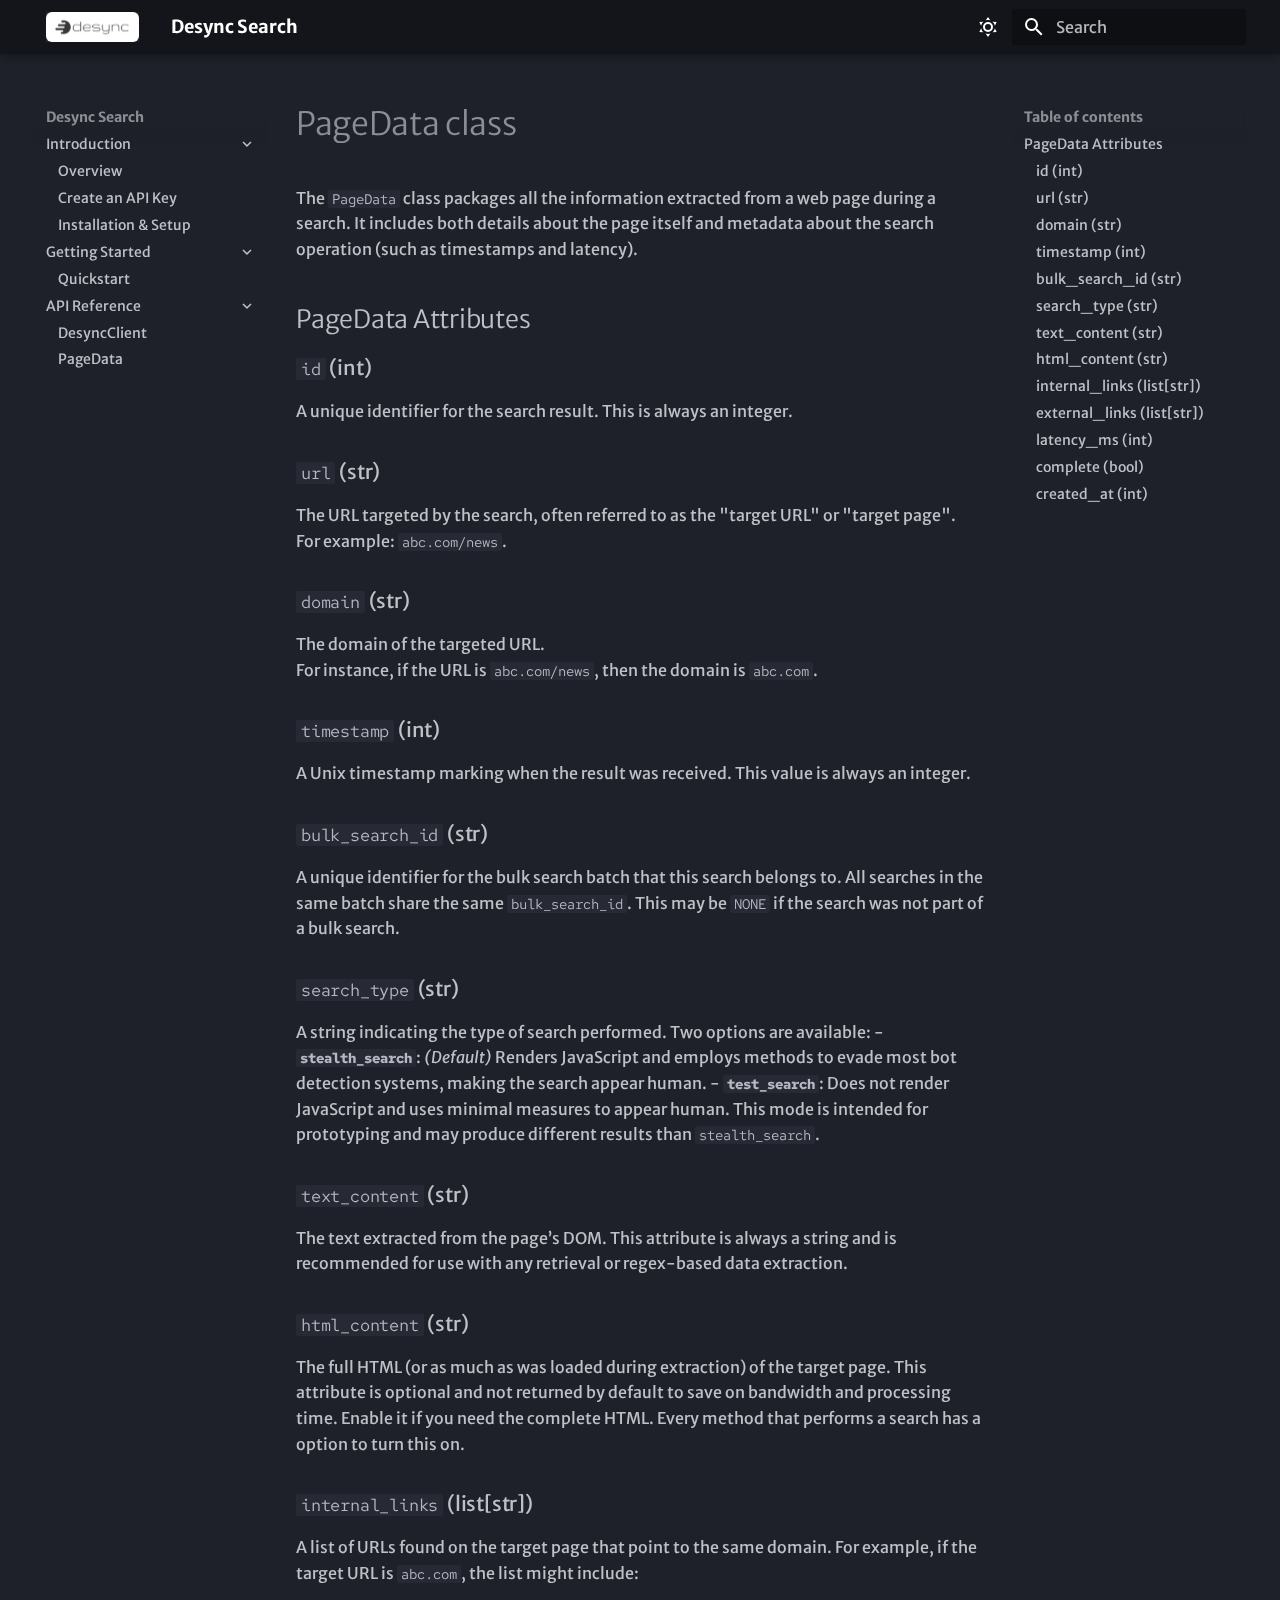
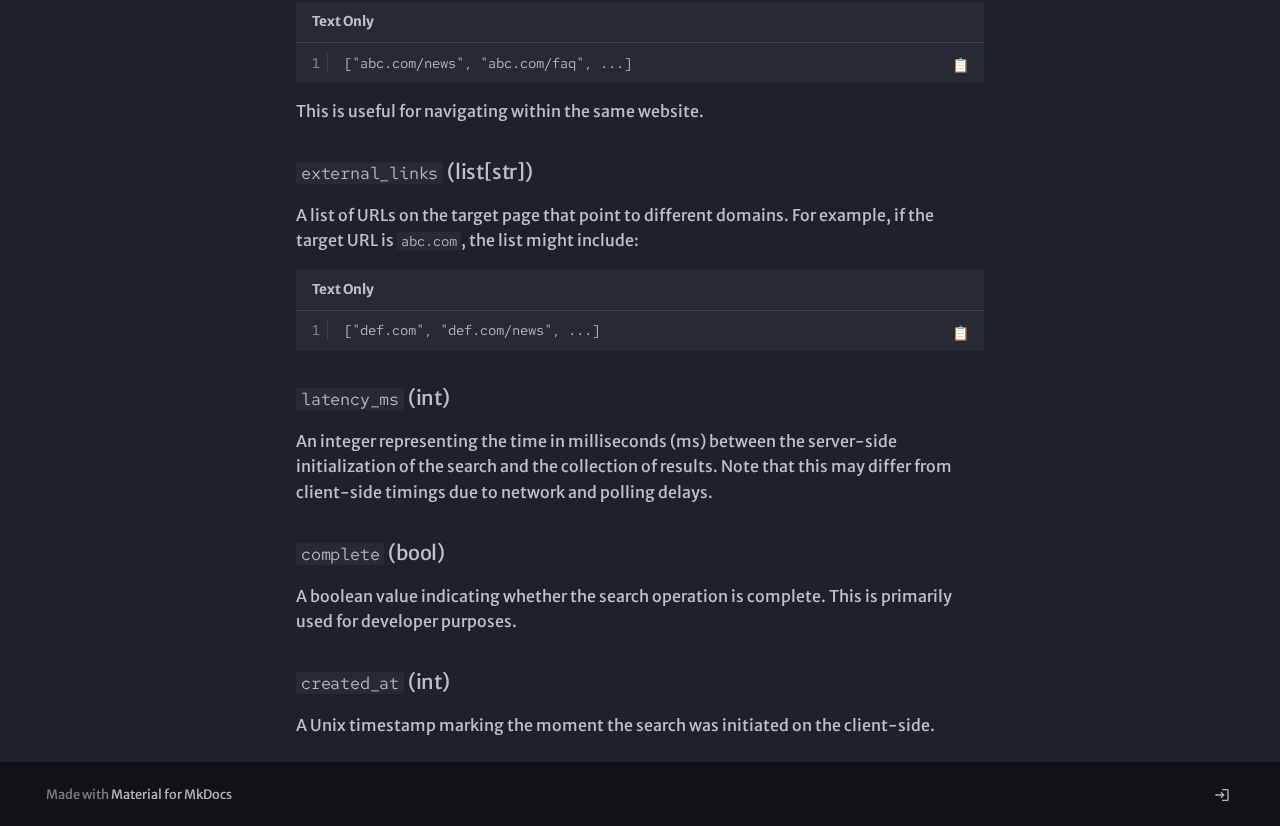
<file: api/pagedata/index.html>
<!doctype html><html lang=en class=no-js> <head><meta charset=utf-8><meta name=viewport content="width=device-width,initial-scale=1"><link href=https://docs.desync.help/api/pagedata/ rel=canonical><link rel=icon href=../../assets/square_logo.png><meta name=generator content="mkdocs-1.6.1, mkdocs-material-9.6.9"><title>PageData class - Desync Search</title><link rel=stylesheet href=../../assets/stylesheets/main.4af4bdda.min.css><link rel=stylesheet href=../../assets/stylesheets/palette.06af60db.min.css><link rel=preconnect href=https://fonts.gstatic.com crossorigin><link rel=stylesheet href="https://fonts.googleapis.com/css?family=Merriweather-Sans:300,300i,400,400i,700,700i%7CRed+Hat+Mono:400,400i,700,700i&display=fallback"><style>:root{--md-text-font:"Merriweather-Sans";--md-code-font:"Red Hat Mono"}</style><link rel=stylesheet href=../../assets/copy.css><link rel=stylesheet href=../../assets/logo.css><script>__md_scope=new URL("../..",location),__md_hash=e=>[...e].reduce(((e,_)=>(e<<5)-e+_.charCodeAt(0)),0),__md_get=(e,_=localStorage,t=__md_scope)=>JSON.parse(_.getItem(t.pathname+"."+e)),__md_set=(e,_,t=localStorage,a=__md_scope)=>{try{t.setItem(a.pathname+"."+e,JSON.stringify(_))}catch(e){}}</script></head> <body dir=ltr data-md-color-scheme=slate data-md-color-primary=black data-md-color-accent=deep-purple> <input class=md-toggle data-md-toggle=drawer type=checkbox id=__drawer autocomplete=off> <input class=md-toggle data-md-toggle=search type=checkbox id=__search autocomplete=off> <label class=md-overlay for=__drawer></label> <div data-md-component=skip> <a href=#pagedata-attributes class=md-skip> Skip to content </a> </div> <div data-md-component=announce> </div> <header class="md-header md-header--shadow" data-md-component=header> <nav class="md-header__inner md-grid" aria-label=Header> <a href=../.. title="Desync Search" class="md-header__button md-logo" aria-label="Desync Search" data-md-component=logo> <img src=../../assets/logo-dark.svg alt=logo> </a> <label class="md-header__button md-icon" for=__drawer> <svg xmlns=http://www.w3.org/2000/svg viewbox="0 0 24 24"><path d="M3 6h18v2H3zm0 5h18v2H3zm0 5h18v2H3z"/></svg> </label> <div class=md-header__title data-md-component=header-title> <div class=md-header__ellipsis> <div class=md-header__topic> <span class=md-ellipsis> Desync Search </span> </div> <div class=md-header__topic data-md-component=header-topic> <span class=md-ellipsis> PageData class </span> </div> </div> </div> <form class=md-header__option data-md-component=palette> <input class=md-option data-md-color-media data-md-color-scheme=slate data-md-color-primary=black data-md-color-accent=deep-purple aria-label="Dark mode" type=radio name=__palette id=__palette_0> <label class="md-header__button md-icon" title="Dark mode" for=__palette_1 hidden> <svg xmlns=http://www.w3.org/2000/svg viewbox="0 0 24 24"><path d="M12 7a5 5 0 0 1 5 5 5 5 0 0 1-5 5 5 5 0 0 1-5-5 5 5 0 0 1 5-5m0 2a3 3 0 0 0-3 3 3 3 0 0 0 3 3 3 3 0 0 0 3-3 3 3 0 0 0-3-3m0-7 2.39 3.42C13.65 5.15 12.84 5 12 5s-1.65.15-2.39.42zM3.34 7l4.16-.35A7.2 7.2 0 0 0 5.94 8.5c-.44.74-.69 1.5-.83 2.29zm.02 10 1.76-3.77a7.131 7.131 0 0 0 2.38 4.14zM20.65 7l-1.77 3.79a7.02 7.02 0 0 0-2.38-4.15zm-.01 10-4.14.36c.59-.51 1.12-1.14 1.54-1.86.42-.73.69-1.5.83-2.29zM12 22l-2.41-3.44c.74.27 1.55.44 2.41.44.82 0 1.63-.17 2.37-.44z"/></svg> </label> <input class=md-option data-md-color-media data-md-color-scheme=default data-md-color-primary=black data-md-color-accent=deep-purple aria-label="Light mode" type=radio name=__palette id=__palette_1> <label class="md-header__button md-icon" title="Light mode" for=__palette_0 hidden> <svg xmlns=http://www.w3.org/2000/svg viewbox="0 0 24 24"><path d="m17.75 4.09-2.53 1.94.91 3.06-2.63-1.81-2.63 1.81.91-3.06-2.53-1.94L12.44 4l1.06-3 1.06 3zm3.5 6.91-1.64 1.25.59 1.98-1.7-1.17-1.7 1.17.59-1.98L15.75 11l2.06-.05L18.5 9l.69 1.95zm-2.28 4.95c.83-.08 1.72 1.1 1.19 1.85-.32.45-.66.87-1.08 1.27C15.17 23 8.84 23 4.94 19.07c-3.91-3.9-3.91-10.24 0-14.14.4-.4.82-.76 1.27-1.08.75-.53 1.93.36 1.85 1.19-.27 2.86.69 5.83 2.89 8.02a9.96 9.96 0 0 0 8.02 2.89m-1.64 2.02a12.08 12.08 0 0 1-7.8-3.47c-2.17-2.19-3.33-5-3.49-7.82-2.81 3.14-2.7 7.96.31 10.98 3.02 3.01 7.84 3.12 10.98.31"/></svg> </label> </form> <script>var palette=__md_get("__palette");if(palette&&palette.color){if("(prefers-color-scheme)"===palette.color.media){var media=matchMedia("(prefers-color-scheme: light)"),input=document.querySelector(media.matches?"[data-md-color-media='(prefers-color-scheme: light)']":"[data-md-color-media='(prefers-color-scheme: dark)']");palette.color.media=input.getAttribute("data-md-color-media"),palette.color.scheme=input.getAttribute("data-md-color-scheme"),palette.color.primary=input.getAttribute("data-md-color-primary"),palette.color.accent=input.getAttribute("data-md-color-accent")}for(var[key,value]of Object.entries(palette.color))document.body.setAttribute("data-md-color-"+key,value)}</script> <label class="md-header__button md-icon" for=__search> <svg xmlns=http://www.w3.org/2000/svg viewbox="0 0 24 24"><path d="M9.5 3A6.5 6.5 0 0 1 16 9.5c0 1.61-.59 3.09-1.56 4.23l.27.27h.79l5 5-1.5 1.5-5-5v-.79l-.27-.27A6.52 6.52 0 0 1 9.5 16 6.5 6.5 0 0 1 3 9.5 6.5 6.5 0 0 1 9.5 3m0 2C7 5 5 7 5 9.5S7 14 9.5 14 14 12 14 9.5 12 5 9.5 5"/></svg> </label> <div class=md-search data-md-component=search role=dialog> <label class=md-search__overlay for=__search></label> <div class=md-search__inner role=search> <form class=md-search__form name=search> <input type=text class=md-search__input name=query aria-label=Search placeholder=Search autocapitalize=off autocorrect=off autocomplete=off spellcheck=false data-md-component=search-query required> <label class="md-search__icon md-icon" for=__search> <svg xmlns=http://www.w3.org/2000/svg viewbox="0 0 24 24"><path d="M9.5 3A6.5 6.5 0 0 1 16 9.5c0 1.61-.59 3.09-1.56 4.23l.27.27h.79l5 5-1.5 1.5-5-5v-.79l-.27-.27A6.52 6.52 0 0 1 9.5 16 6.5 6.5 0 0 1 3 9.5 6.5 6.5 0 0 1 9.5 3m0 2C7 5 5 7 5 9.5S7 14 9.5 14 14 12 14 9.5 12 5 9.5 5"/></svg> <svg xmlns=http://www.w3.org/2000/svg viewbox="0 0 24 24"><path d="M20 11v2H8l5.5 5.5-1.42 1.42L4.16 12l7.92-7.92L13.5 5.5 8 11z"/></svg> </label> <nav class=md-search__options aria-label=Search> <button type=reset class="md-search__icon md-icon" title=Clear aria-label=Clear tabindex=-1> <svg xmlns=http://www.w3.org/2000/svg viewbox="0 0 24 24"><path d="M19 6.41 17.59 5 12 10.59 6.41 5 5 6.41 10.59 12 5 17.59 6.41 19 12 13.41 17.59 19 19 17.59 13.41 12z"/></svg> </button> </nav> </form> <div class=md-search__output> <div class=md-search__scrollwrap tabindex=0 data-md-scrollfix> <div class=md-search-result data-md-component=search-result> <div class=md-search-result__meta> Initializing search </div> <ol class=md-search-result__list role=presentation></ol> </div> </div> </div> </div> </div> </nav> </header> <div class=md-container data-md-component=container> <main class=md-main data-md-component=main> <div class="md-main__inner md-grid"> <div class="md-sidebar md-sidebar--primary" data-md-component=sidebar data-md-type=navigation> <div class=md-sidebar__scrollwrap> <div class=md-sidebar__inner> <nav class="md-nav md-nav--primary" aria-label=Navigation data-md-level=0> <label class=md-nav__title for=__drawer> <a href=../.. title="Desync Search" class="md-nav__button md-logo" aria-label="Desync Search" data-md-component=logo> <img src=../../assets/logo-dark.svg alt=logo> </a> Desync Search </label> <ul class=md-nav__list data-md-scrollfix> <li class="md-nav__item md-nav__item--nested"> <input class="md-nav__toggle md-toggle md-toggle--indeterminate" type=checkbox id=__nav_1> <label class=md-nav__link for=__nav_1 id=__nav_1_label tabindex=0> <span class=md-ellipsis> Introduction </span> <span class="md-nav__icon md-icon"></span> </label> <nav class=md-nav data-md-level=1 aria-labelledby=__nav_1_label aria-expanded=false> <label class=md-nav__title for=__nav_1> <span class="md-nav__icon md-icon"></span> Introduction </label> <ul class=md-nav__list data-md-scrollfix> <li class=md-nav__item> <a href=../../pages/overview class=md-nav__link> <span class=md-ellipsis> Overview </span> </a> </li> <li class=md-nav__item> <a href=../../pages/create_api_key class=md-nav__link> <span class=md-ellipsis> Create an API Key </span> </a> </li> <li class=md-nav__item> <a href=../../pages/installation class=md-nav__link> <span class=md-ellipsis> Installation & Setup </span> </a> </li> </ul> </nav> </li> <li class="md-nav__item md-nav__item--nested"> <input class="md-nav__toggle md-toggle md-toggle--indeterminate" type=checkbox id=__nav_2> <label class=md-nav__link for=__nav_2 id=__nav_2_label tabindex=0> <span class=md-ellipsis> Getting Started </span> <span class="md-nav__icon md-icon"></span> </label> <nav class=md-nav data-md-level=1 aria-labelledby=__nav_2_label aria-expanded=false> <label class=md-nav__title for=__nav_2> <span class="md-nav__icon md-icon"></span> Getting Started </label> <ul class=md-nav__list data-md-scrollfix> <li class=md-nav__item> <a href=../../pages/quickstart class=md-nav__link> <span class=md-ellipsis> Quickstart </span> </a> </li> </ul> </nav> </li> <li class="md-nav__item md-nav__item--nested"> <input class="md-nav__toggle md-toggle md-toggle--indeterminate" type=checkbox id=__nav_3> <label class=md-nav__link for=__nav_3 id=__nav_3_label tabindex=0> <span class=md-ellipsis> API Reference </span> <span class="md-nav__icon md-icon"></span> </label> <nav class=md-nav data-md-level=1 aria-labelledby=__nav_3_label aria-expanded=false> <label class=md-nav__title for=__nav_3> <span class="md-nav__icon md-icon"></span> API Reference </label> <ul class=md-nav__list data-md-scrollfix> <li class=md-nav__item> <a href=../desyncclient class=md-nav__link> <span class=md-ellipsis> DesyncClient </span> </a> </li> <li class=md-nav__item> <a href=. class=md-nav__link> <span class=md-ellipsis> PageData </span> </a> </li> </ul> </nav> </li> </ul> </nav> </div> </div> </div> <div class="md-sidebar md-sidebar--secondary" data-md-component=sidebar data-md-type=toc> <div class=md-sidebar__scrollwrap> <div class=md-sidebar__inner> <nav class="md-nav md-nav--secondary" aria-label="Table of contents"> <label class=md-nav__title for=__toc> <span class="md-nav__icon md-icon"></span> Table of contents </label> <ul class=md-nav__list data-md-component=toc data-md-scrollfix> <li class=md-nav__item> <a href=#pagedata-attributes class=md-nav__link> <span class=md-ellipsis> PageData Attributes </span> </a> <nav class=md-nav aria-label="PageData Attributes"> <ul class=md-nav__list> <li class=md-nav__item> <a href=#id-int class=md-nav__link> <span class=md-ellipsis> id (int) </span> </a> </li> <li class=md-nav__item> <a href=#url-str class=md-nav__link> <span class=md-ellipsis> url (str) </span> </a> </li> <li class=md-nav__item> <a href=#domain-str class=md-nav__link> <span class=md-ellipsis> domain (str) </span> </a> </li> <li class=md-nav__item> <a href=#timestamp-int class=md-nav__link> <span class=md-ellipsis> timestamp (int) </span> </a> </li> <li class=md-nav__item> <a href=#bulk_search_id-str class=md-nav__link> <span class=md-ellipsis> bulk_search_id (str) </span> </a> </li> <li class=md-nav__item> <a href=#search_type-str class=md-nav__link> <span class=md-ellipsis> search_type (str) </span> </a> </li> <li class=md-nav__item> <a href=#text_content-str class=md-nav__link> <span class=md-ellipsis> text_content (str) </span> </a> </li> <li class=md-nav__item> <a href=#html_content-str class=md-nav__link> <span class=md-ellipsis> html_content (str) </span> </a> </li> <li class=md-nav__item> <a href=#internal_links-liststr class=md-nav__link> <span class=md-ellipsis> internal_links (list[str]) </span> </a> </li> <li class=md-nav__item> <a href=#external_links-liststr class=md-nav__link> <span class=md-ellipsis> external_links (list[str]) </span> </a> </li> <li class=md-nav__item> <a href=#latency_ms-int class=md-nav__link> <span class=md-ellipsis> latency_ms (int) </span> </a> </li> <li class=md-nav__item> <a href=#complete-bool class=md-nav__link> <span class=md-ellipsis> complete (bool) </span> </a> </li> <li class=md-nav__item> <a href=#created_at-int class=md-nav__link> <span class=md-ellipsis> created_at (int) </span> </a> </li> </ul> </nav> </li> </ul> </nav> </div> </div> </div> <div class=md-content data-md-component=content> <article class="md-content__inner md-typeset"> <h1>PageData class</h1> <p>The <code>PageData</code> class packages all the information extracted from a web page during a search. It includes both details about the page itself and metadata about the search operation (such as timestamps and latency).</p> <h2 id=pagedata-attributes>PageData Attributes</h2> <h3 id=id-int><code>id</code> (int)</h3> <p>A unique identifier for the search result. This is always an integer.</p> <h3 id=url-str><code>url</code> (str)</h3> <p>The URL targeted by the search, often referred to as the "target URL" or "target page". <br> For example: <code>abc.com/news</code>.</p> <h3 id=domain-str><code>domain</code> (str)</h3> <p>The domain of the targeted URL. <br> For instance, if the URL is <code>abc.com/news</code>, then the domain is <code>abc.com</code>.</p> <h3 id=timestamp-int><code>timestamp</code> (int)</h3> <p>A Unix timestamp marking when the result was received. This value is always an integer.</p> <h3 id=bulk_search_id-str><code>bulk_search_id</code> (str)</h3> <p>A unique identifier for the bulk search batch that this search belongs to. All searches in the same batch share the same <code>bulk_search_id</code>. This may be <code>NONE</code> if the search was not part of a bulk search.</p> <h3 id=search_type-str><code>search_type</code> (str)</h3> <p>A string indicating the type of search performed. Two options are available: - <strong><code>stealth_search</code></strong>: <em>(Default)</em> Renders JavaScript and employs methods to evade most bot detection systems, making the search appear human. - <strong><code>test_search</code></strong>: Does not render JavaScript and uses minimal measures to appear human. This mode is intended for prototyping and may produce different results than <code>stealth_search</code>.</p> <h3 id=text_content-str><code>text_content</code> (str)</h3> <p>The text extracted from the page’s DOM. This attribute is always a string and is recommended for use with any retrieval or regex-based data extraction.</p> <h3 id=html_content-str><code>html_content</code> (str)</h3> <p>The full HTML (or as much as was loaded during extraction) of the target page. This attribute is optional and not returned by default to save on bandwidth and processing time. Enable it if you need the complete HTML. Every method that performs a search has a option to turn this on.</p> <h3 id=internal_links-liststr><code>internal_links</code> (list[str])</h3> <p>A list of URLs found on the target page that point to the same domain. For example, if the target URL is <code>abc.com</code>, the list might include: <div class=highlight><table class=highlighttable><tr><th colspan=2 class=filename><span class=filename>Text Only</span></th></tr><tr><td class=linenos><div class=linenodiv><pre><span></span><span class=normal><a href=#__codelineno-0-1>1</a></span></pre></div></td><td class=code><div><pre><span></span><code><a id=__codelineno-0-1 name=__codelineno-0-1></a>[&quot;abc.com/news&quot;, &quot;abc.com/faq&quot;, ...]
</code></pre></div></td></tr></table></div> This is useful for navigating within the same website.</p> <h3 id=external_links-liststr><code>external_links</code> (list[str])</h3> <p>A list of URLs on the target page that point to different domains. For example, if the target URL is <code>abc.com</code>, the list might include: <div class=highlight><table class=highlighttable><tr><th colspan=2 class=filename><span class=filename>Text Only</span></th></tr><tr><td class=linenos><div class=linenodiv><pre><span></span><span class=normal><a href=#__codelineno-1-1>1</a></span></pre></div></td><td class=code><div><pre><span></span><code><a id=__codelineno-1-1 name=__codelineno-1-1></a>[&quot;def.com&quot;, &quot;def.com/news&quot;, ...]
</code></pre></div></td></tr></table></div></p> <h3 id=latency_ms-int><code>latency_ms</code> (int)</h3> <p>An integer representing the time in milliseconds (ms) between the server-side initialization of the search and the collection of results. Note that this may differ from client-side timings due to network and polling delays.</p> <h3 id=complete-bool><code>complete</code> (bool)</h3> <p>A boolean value indicating whether the search operation is complete. This is primarily used for developer purposes.</p> <h3 id=created_at-int><code>created_at</code> (int)</h3> <p>A Unix timestamp marking the moment the search was initiated on the client-side.</p> </article> </div> <script>var target=document.getElementById(location.hash.slice(1));target&&target.name&&(target.checked=target.name.startsWith("__tabbed_"))</script> </div> </main> <footer class=md-footer> <div class="md-footer-meta md-typeset"> <div class="md-footer-meta__inner md-grid"> <div class=md-copyright> Made with <a href=https://squidfunk.github.io/mkdocs-material/ target=_blank rel=noopener> Material for MkDocs </a> </div> <div class=md-social> <a href=https://beta.desync.ai target=_blank rel=noopener title="Sign Up" class=md-social__link> <svg xmlns=http://www.w3.org/2000/svg viewbox="0 0 24 24"><path d="M11 7 9.6 8.4l2.6 2.6H2v2h10.2l-2.6 2.6L11 17l5-5zm9 12h-8v2h8c1.1 0 2-.9 2-2V5c0-1.1-.9-2-2-2h-8v2h8z"/></svg> </a> </div> </div> </div> </footer> </div> <div class=md-dialog data-md-component=dialog> <div class="md-dialog__inner md-typeset"></div> </div> <script id=__config type=application/json>{"base": "../..", "features": ["navigation.expand"], "search": "../../assets/javascripts/workers/search.f8cc74c7.min.js", "translations": {"clipboard.copied": "Copied to clipboard", "clipboard.copy": "Copy to clipboard", "search.result.more.one": "1 more on this page", "search.result.more.other": "# more on this page", "search.result.none": "No matching documents", "search.result.one": "1 matching document", "search.result.other": "# matching documents", "search.result.placeholder": "Type to start searching", "search.result.term.missing": "Missing", "select.version": "Select version"}}</script> <script src=../../assets/javascripts/bundle.c8b220af.min.js></script> <script src=../../assets/copy.js></script> </body> </html>
</file>
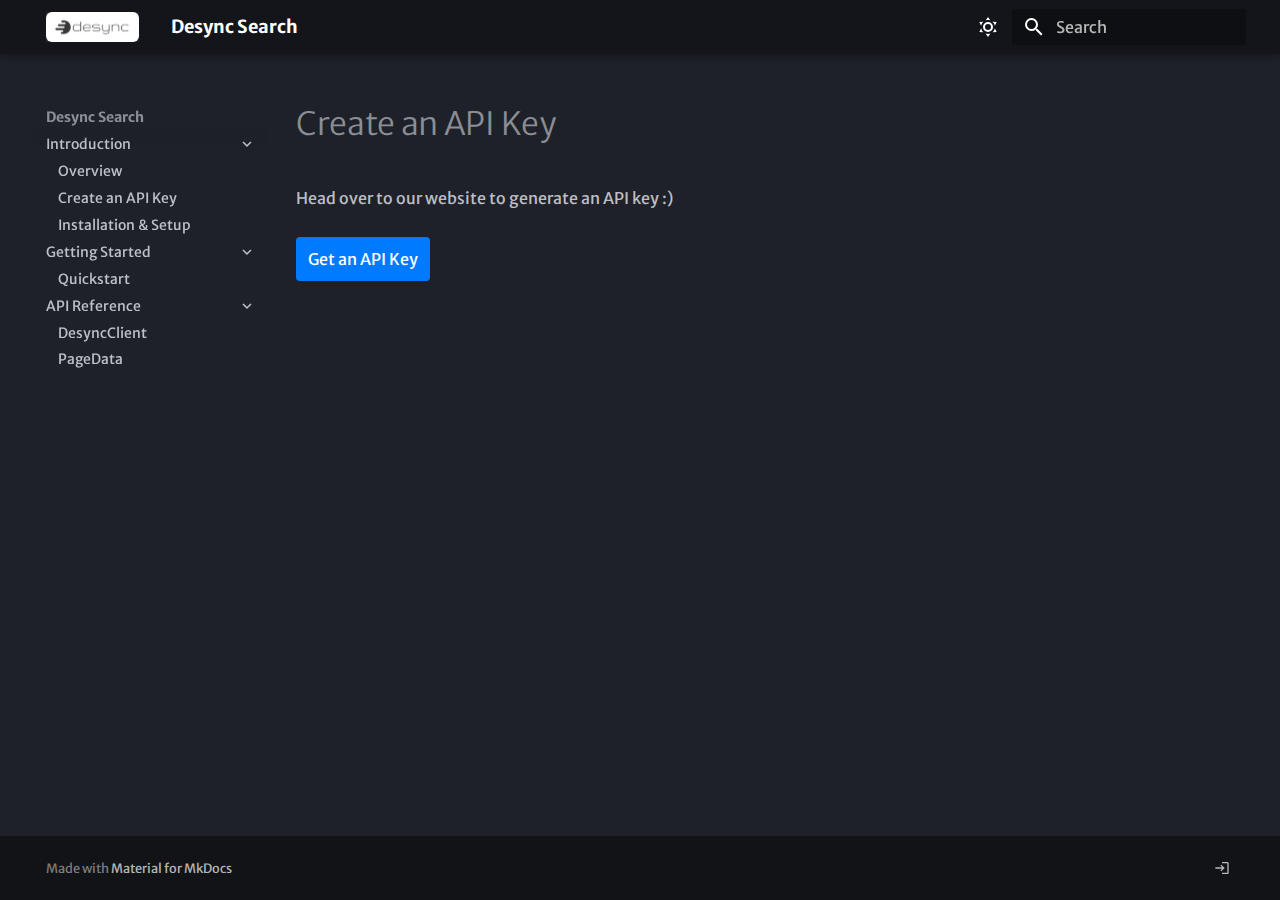
<file: pages/create_api_key/index.html>
<!doctype html><html lang=en class=no-js> <head><meta charset=utf-8><meta name=viewport content="width=device-width,initial-scale=1"><link href=https://docs.desync.help/pages/create_api_key/ rel=canonical><link rel=icon href=../../assets/square_logo.png><meta name=generator content="mkdocs-1.6.1, mkdocs-material-9.6.9"><title>Create an API Key - Desync Search</title><link rel=stylesheet href=../../assets/stylesheets/main.4af4bdda.min.css><link rel=stylesheet href=../../assets/stylesheets/palette.06af60db.min.css><link rel=preconnect href=https://fonts.gstatic.com crossorigin><link rel=stylesheet href="https://fonts.googleapis.com/css?family=Merriweather-Sans:300,300i,400,400i,700,700i%7CRed+Hat+Mono:400,400i,700,700i&display=fallback"><style>:root{--md-text-font:"Merriweather-Sans";--md-code-font:"Red Hat Mono"}</style><link rel=stylesheet href=../../assets/copy.css><link rel=stylesheet href=../../assets/logo.css><script>__md_scope=new URL("../..",location),__md_hash=e=>[...e].reduce(((e,_)=>(e<<5)-e+_.charCodeAt(0)),0),__md_get=(e,_=localStorage,t=__md_scope)=>JSON.parse(_.getItem(t.pathname+"."+e)),__md_set=(e,_,t=localStorage,a=__md_scope)=>{try{t.setItem(a.pathname+"."+e,JSON.stringify(_))}catch(e){}}</script></head> <body dir=ltr data-md-color-scheme=slate data-md-color-primary=black data-md-color-accent=deep-purple> <input class=md-toggle data-md-toggle=drawer type=checkbox id=__drawer autocomplete=off> <input class=md-toggle data-md-toggle=search type=checkbox id=__search autocomplete=off> <label class=md-overlay for=__drawer></label> <div data-md-component=skip> </div> <div data-md-component=announce> </div> <header class="md-header md-header--shadow" data-md-component=header> <nav class="md-header__inner md-grid" aria-label=Header> <a href=../.. title="Desync Search" class="md-header__button md-logo" aria-label="Desync Search" data-md-component=logo> <img src=../../assets/logo-dark.svg alt=logo> </a> <label class="md-header__button md-icon" for=__drawer> <svg xmlns=http://www.w3.org/2000/svg viewbox="0 0 24 24"><path d="M3 6h18v2H3zm0 5h18v2H3zm0 5h18v2H3z"/></svg> </label> <div class=md-header__title data-md-component=header-title> <div class=md-header__ellipsis> <div class=md-header__topic> <span class=md-ellipsis> Desync Search </span> </div> <div class=md-header__topic data-md-component=header-topic> <span class=md-ellipsis> Create an API Key </span> </div> </div> </div> <form class=md-header__option data-md-component=palette> <input class=md-option data-md-color-media data-md-color-scheme=slate data-md-color-primary=black data-md-color-accent=deep-purple aria-label="Dark mode" type=radio name=__palette id=__palette_0> <label class="md-header__button md-icon" title="Dark mode" for=__palette_1 hidden> <svg xmlns=http://www.w3.org/2000/svg viewbox="0 0 24 24"><path d="M12 7a5 5 0 0 1 5 5 5 5 0 0 1-5 5 5 5 0 0 1-5-5 5 5 0 0 1 5-5m0 2a3 3 0 0 0-3 3 3 3 0 0 0 3 3 3 3 0 0 0 3-3 3 3 0 0 0-3-3m0-7 2.39 3.42C13.65 5.15 12.84 5 12 5s-1.65.15-2.39.42zM3.34 7l4.16-.35A7.2 7.2 0 0 0 5.94 8.5c-.44.74-.69 1.5-.83 2.29zm.02 10 1.76-3.77a7.131 7.131 0 0 0 2.38 4.14zM20.65 7l-1.77 3.79a7.02 7.02 0 0 0-2.38-4.15zm-.01 10-4.14.36c.59-.51 1.12-1.14 1.54-1.86.42-.73.69-1.5.83-2.29zM12 22l-2.41-3.44c.74.27 1.55.44 2.41.44.82 0 1.63-.17 2.37-.44z"/></svg> </label> <input class=md-option data-md-color-media data-md-color-scheme=default data-md-color-primary=black data-md-color-accent=deep-purple aria-label="Light mode" type=radio name=__palette id=__palette_1> <label class="md-header__button md-icon" title="Light mode" for=__palette_0 hidden> <svg xmlns=http://www.w3.org/2000/svg viewbox="0 0 24 24"><path d="m17.75 4.09-2.53 1.94.91 3.06-2.63-1.81-2.63 1.81.91-3.06-2.53-1.94L12.44 4l1.06-3 1.06 3zm3.5 6.91-1.64 1.25.59 1.98-1.7-1.17-1.7 1.17.59-1.98L15.75 11l2.06-.05L18.5 9l.69 1.95zm-2.28 4.95c.83-.08 1.72 1.1 1.19 1.85-.32.45-.66.87-1.08 1.27C15.17 23 8.84 23 4.94 19.07c-3.91-3.9-3.91-10.24 0-14.14.4-.4.82-.76 1.27-1.08.75-.53 1.93.36 1.85 1.19-.27 2.86.69 5.83 2.89 8.02a9.96 9.96 0 0 0 8.02 2.89m-1.64 2.02a12.08 12.08 0 0 1-7.8-3.47c-2.17-2.19-3.33-5-3.49-7.82-2.81 3.14-2.7 7.96.31 10.98 3.02 3.01 7.84 3.12 10.98.31"/></svg> </label> </form> <script>var palette=__md_get("__palette");if(palette&&palette.color){if("(prefers-color-scheme)"===palette.color.media){var media=matchMedia("(prefers-color-scheme: light)"),input=document.querySelector(media.matches?"[data-md-color-media='(prefers-color-scheme: light)']":"[data-md-color-media='(prefers-color-scheme: dark)']");palette.color.media=input.getAttribute("data-md-color-media"),palette.color.scheme=input.getAttribute("data-md-color-scheme"),palette.color.primary=input.getAttribute("data-md-color-primary"),palette.color.accent=input.getAttribute("data-md-color-accent")}for(var[key,value]of Object.entries(palette.color))document.body.setAttribute("data-md-color-"+key,value)}</script> <label class="md-header__button md-icon" for=__search> <svg xmlns=http://www.w3.org/2000/svg viewbox="0 0 24 24"><path d="M9.5 3A6.5 6.5 0 0 1 16 9.5c0 1.61-.59 3.09-1.56 4.23l.27.27h.79l5 5-1.5 1.5-5-5v-.79l-.27-.27A6.52 6.52 0 0 1 9.5 16 6.5 6.5 0 0 1 3 9.5 6.5 6.5 0 0 1 9.5 3m0 2C7 5 5 7 5 9.5S7 14 9.5 14 14 12 14 9.5 12 5 9.5 5"/></svg> </label> <div class=md-search data-md-component=search role=dialog> <label class=md-search__overlay for=__search></label> <div class=md-search__inner role=search> <form class=md-search__form name=search> <input type=text class=md-search__input name=query aria-label=Search placeholder=Search autocapitalize=off autocorrect=off autocomplete=off spellcheck=false data-md-component=search-query required> <label class="md-search__icon md-icon" for=__search> <svg xmlns=http://www.w3.org/2000/svg viewbox="0 0 24 24"><path d="M9.5 3A6.5 6.5 0 0 1 16 9.5c0 1.61-.59 3.09-1.56 4.23l.27.27h.79l5 5-1.5 1.5-5-5v-.79l-.27-.27A6.52 6.52 0 0 1 9.5 16 6.5 6.5 0 0 1 3 9.5 6.5 6.5 0 0 1 9.5 3m0 2C7 5 5 7 5 9.5S7 14 9.5 14 14 12 14 9.5 12 5 9.5 5"/></svg> <svg xmlns=http://www.w3.org/2000/svg viewbox="0 0 24 24"><path d="M20 11v2H8l5.5 5.5-1.42 1.42L4.16 12l7.92-7.92L13.5 5.5 8 11z"/></svg> </label> <nav class=md-search__options aria-label=Search> <button type=reset class="md-search__icon md-icon" title=Clear aria-label=Clear tabindex=-1> <svg xmlns=http://www.w3.org/2000/svg viewbox="0 0 24 24"><path d="M19 6.41 17.59 5 12 10.59 6.41 5 5 6.41 10.59 12 5 17.59 6.41 19 12 13.41 17.59 19 19 17.59 13.41 12z"/></svg> </button> </nav> </form> <div class=md-search__output> <div class=md-search__scrollwrap tabindex=0 data-md-scrollfix> <div class=md-search-result data-md-component=search-result> <div class=md-search-result__meta> Initializing search </div> <ol class=md-search-result__list role=presentation></ol> </div> </div> </div> </div> </div> </nav> </header> <div class=md-container data-md-component=container> <main class=md-main data-md-component=main> <div class="md-main__inner md-grid"> <div class="md-sidebar md-sidebar--primary" data-md-component=sidebar data-md-type=navigation> <div class=md-sidebar__scrollwrap> <div class=md-sidebar__inner> <nav class="md-nav md-nav--primary" aria-label=Navigation data-md-level=0> <label class=md-nav__title for=__drawer> <a href=../.. title="Desync Search" class="md-nav__button md-logo" aria-label="Desync Search" data-md-component=logo> <img src=../../assets/logo-dark.svg alt=logo> </a> Desync Search </label> <ul class=md-nav__list data-md-scrollfix> <li class="md-nav__item md-nav__item--nested"> <input class="md-nav__toggle md-toggle md-toggle--indeterminate" type=checkbox id=__nav_1> <label class=md-nav__link for=__nav_1 id=__nav_1_label tabindex=0> <span class=md-ellipsis> Introduction </span> <span class="md-nav__icon md-icon"></span> </label> <nav class=md-nav data-md-level=1 aria-labelledby=__nav_1_label aria-expanded=false> <label class=md-nav__title for=__nav_1> <span class="md-nav__icon md-icon"></span> Introduction </label> <ul class=md-nav__list data-md-scrollfix> <li class=md-nav__item> <a href=../overview class=md-nav__link> <span class=md-ellipsis> Overview </span> </a> </li> <li class=md-nav__item> <a href=. class=md-nav__link> <span class=md-ellipsis> Create an API Key </span> </a> </li> <li class=md-nav__item> <a href=../installation class=md-nav__link> <span class=md-ellipsis> Installation & Setup </span> </a> </li> </ul> </nav> </li> <li class="md-nav__item md-nav__item--nested"> <input class="md-nav__toggle md-toggle md-toggle--indeterminate" type=checkbox id=__nav_2> <label class=md-nav__link for=__nav_2 id=__nav_2_label tabindex=0> <span class=md-ellipsis> Getting Started </span> <span class="md-nav__icon md-icon"></span> </label> <nav class=md-nav data-md-level=1 aria-labelledby=__nav_2_label aria-expanded=false> <label class=md-nav__title for=__nav_2> <span class="md-nav__icon md-icon"></span> Getting Started </label> <ul class=md-nav__list data-md-scrollfix> <li class=md-nav__item> <a href=../quickstart class=md-nav__link> <span class=md-ellipsis> Quickstart </span> </a> </li> </ul> </nav> </li> <li class="md-nav__item md-nav__item--nested"> <input class="md-nav__toggle md-toggle md-toggle--indeterminate" type=checkbox id=__nav_3> <label class=md-nav__link for=__nav_3 id=__nav_3_label tabindex=0> <span class=md-ellipsis> API Reference </span> <span class="md-nav__icon md-icon"></span> </label> <nav class=md-nav data-md-level=1 aria-labelledby=__nav_3_label aria-expanded=false> <label class=md-nav__title for=__nav_3> <span class="md-nav__icon md-icon"></span> API Reference </label> <ul class=md-nav__list data-md-scrollfix> <li class=md-nav__item> <a href=../../api/desyncclient class=md-nav__link> <span class=md-ellipsis> DesyncClient </span> </a> </li> <li class=md-nav__item> <a href=../../api/pagedata class=md-nav__link> <span class=md-ellipsis> PageData </span> </a> </li> </ul> </nav> </li> </ul> </nav> </div> </div> </div> <div class="md-sidebar md-sidebar--secondary" data-md-component=sidebar data-md-type=toc> <div class=md-sidebar__scrollwrap> <div class=md-sidebar__inner> <nav class="md-nav md-nav--secondary" aria-label="Table of contents"> </nav> </div> </div> </div> <div class=md-content data-md-component=content> <article class="md-content__inner md-typeset"> <h1>Create an API Key</h1> <p> Head over to our website to generate an API key :) <br><br> <a href=https://beta.desync.ai/home style="text-decoration: none;" target=_blank ref=noreferrer> <button style="
      background-color: #007BFF;
      color: white;
      border: none;
      border-radius: 4px;
      cursor: pointer;
      font-size: .8rem;
      padding: .6rem;
      display: flex;
      align-items: center;
      justify-content: center;
    "> Get an API Key </button> </a> </p> </article> </div> <script>var target=document.getElementById(location.hash.slice(1));target&&target.name&&(target.checked=target.name.startsWith("__tabbed_"))</script> </div> </main> <footer class=md-footer> <div class="md-footer-meta md-typeset"> <div class="md-footer-meta__inner md-grid"> <div class=md-copyright> Made with <a href=https://squidfunk.github.io/mkdocs-material/ target=_blank rel=noopener> Material for MkDocs </a> </div> <div class=md-social> <a href=https://beta.desync.ai target=_blank rel=noopener title="Sign Up" class=md-social__link> <svg xmlns=http://www.w3.org/2000/svg viewbox="0 0 24 24"><path d="M11 7 9.6 8.4l2.6 2.6H2v2h10.2l-2.6 2.6L11 17l5-5zm9 12h-8v2h8c1.1 0 2-.9 2-2V5c0-1.1-.9-2-2-2h-8v2h8z"/></svg> </a> </div> </div> </div> </footer> </div> <div class=md-dialog data-md-component=dialog> <div class="md-dialog__inner md-typeset"></div> </div> <script id=__config type=application/json>{"base": "../..", "features": ["navigation.expand"], "search": "../../assets/javascripts/workers/search.f8cc74c7.min.js", "translations": {"clipboard.copied": "Copied to clipboard", "clipboard.copy": "Copy to clipboard", "search.result.more.one": "1 more on this page", "search.result.more.other": "# more on this page", "search.result.none": "No matching documents", "search.result.one": "1 matching document", "search.result.other": "# matching documents", "search.result.placeholder": "Type to start searching", "search.result.term.missing": "Missing", "select.version": "Select version"}}</script> <script src=../../assets/javascripts/bundle.c8b220af.min.js></script> <script src=../../assets/copy.js></script> </body> </html>
</file>
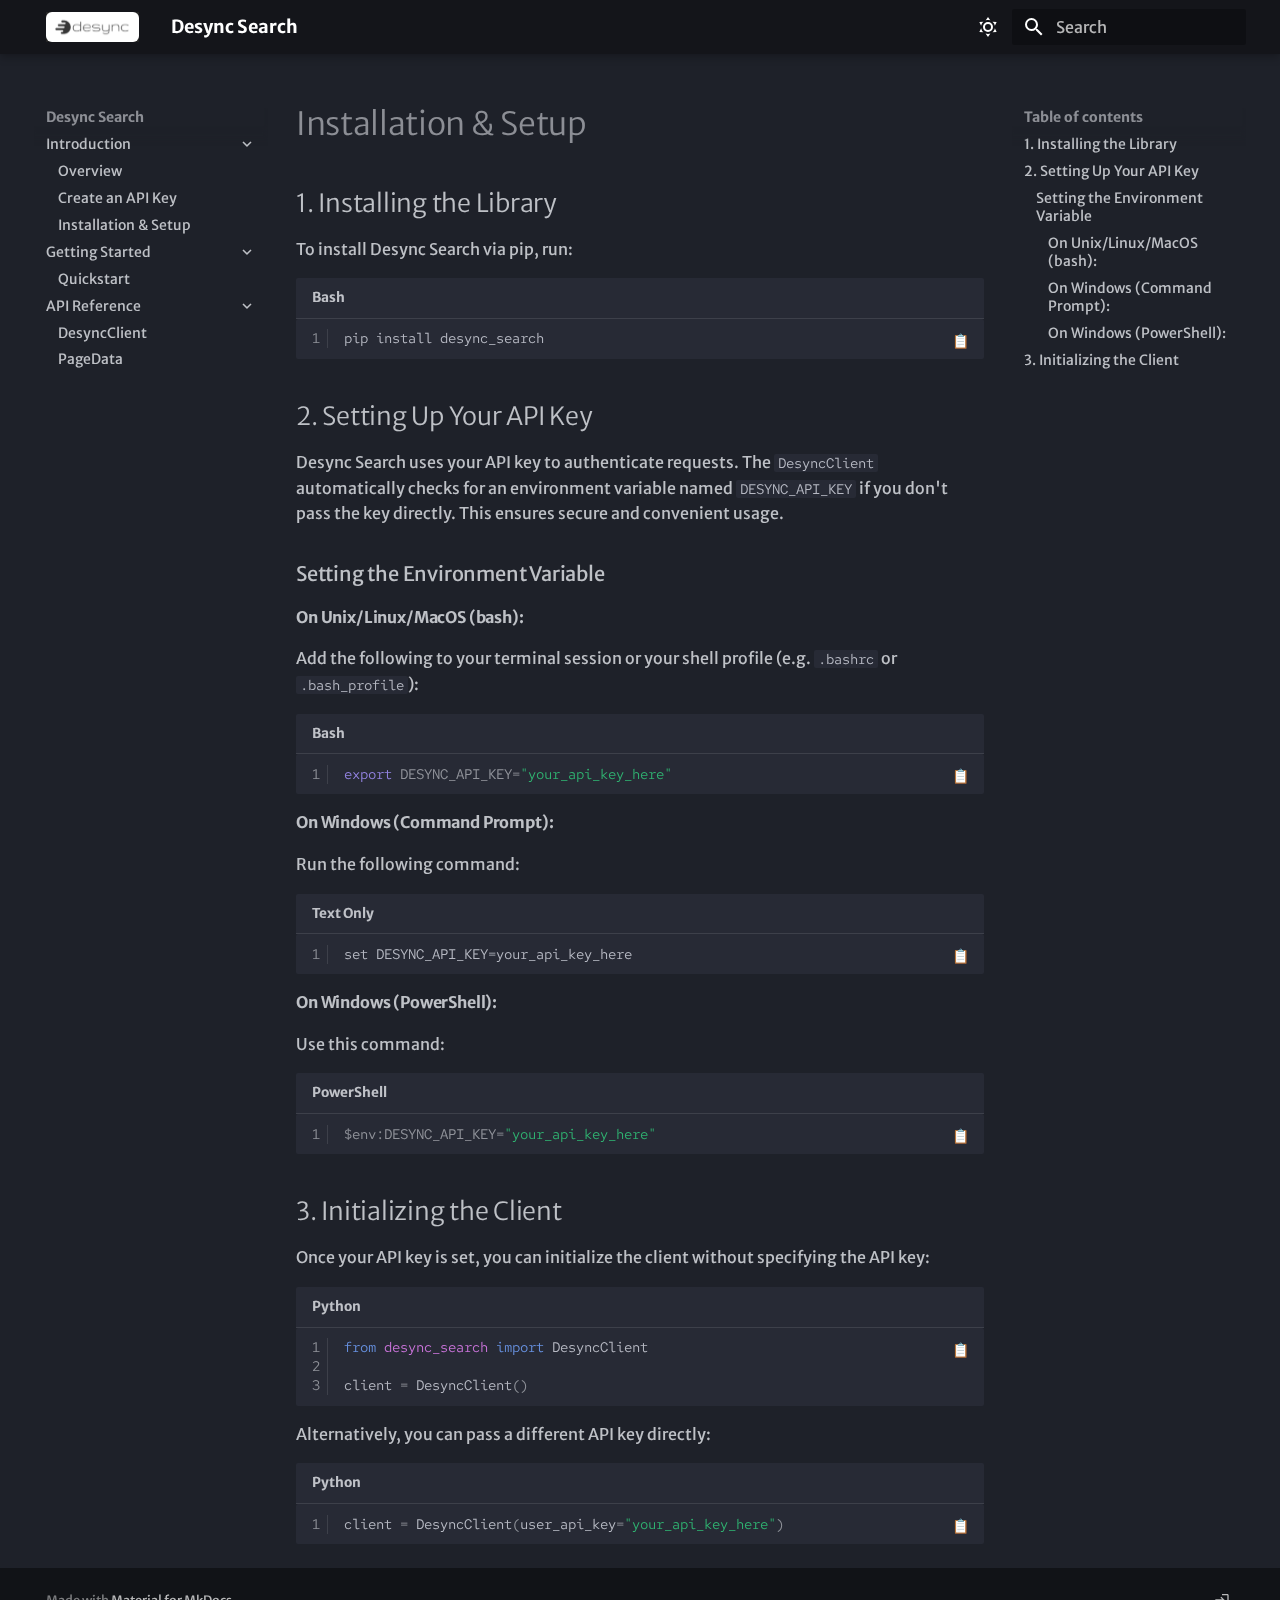
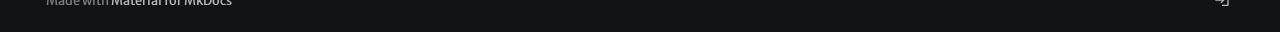
<file: pages/installation/index.html>
<!doctype html><html lang=en class=no-js> <head><meta charset=utf-8><meta name=viewport content="width=device-width,initial-scale=1"><link href=https://docs.desync.help/pages/installation/ rel=canonical><link rel=icon href=../../assets/square_logo.png><meta name=generator content="mkdocs-1.6.1, mkdocs-material-9.6.9"><title>Installation & Setup - Desync Search</title><link rel=stylesheet href=../../assets/stylesheets/main.4af4bdda.min.css><link rel=stylesheet href=../../assets/stylesheets/palette.06af60db.min.css><link rel=preconnect href=https://fonts.gstatic.com crossorigin><link rel=stylesheet href="https://fonts.googleapis.com/css?family=Merriweather-Sans:300,300i,400,400i,700,700i%7CRed+Hat+Mono:400,400i,700,700i&display=fallback"><style>:root{--md-text-font:"Merriweather-Sans";--md-code-font:"Red Hat Mono"}</style><link rel=stylesheet href=../../assets/copy.css><link rel=stylesheet href=../../assets/logo.css><script>__md_scope=new URL("../..",location),__md_hash=e=>[...e].reduce(((e,_)=>(e<<5)-e+_.charCodeAt(0)),0),__md_get=(e,_=localStorage,t=__md_scope)=>JSON.parse(_.getItem(t.pathname+"."+e)),__md_set=(e,_,t=localStorage,a=__md_scope)=>{try{t.setItem(a.pathname+"."+e,JSON.stringify(_))}catch(e){}}</script></head> <body dir=ltr data-md-color-scheme=slate data-md-color-primary=black data-md-color-accent=deep-purple> <input class=md-toggle data-md-toggle=drawer type=checkbox id=__drawer autocomplete=off> <input class=md-toggle data-md-toggle=search type=checkbox id=__search autocomplete=off> <label class=md-overlay for=__drawer></label> <div data-md-component=skip> <a href=#installation-setup class=md-skip> Skip to content </a> </div> <div data-md-component=announce> </div> <header class="md-header md-header--shadow" data-md-component=header> <nav class="md-header__inner md-grid" aria-label=Header> <a href=../.. title="Desync Search" class="md-header__button md-logo" aria-label="Desync Search" data-md-component=logo> <img src=../../assets/logo-dark.svg alt=logo> </a> <label class="md-header__button md-icon" for=__drawer> <svg xmlns=http://www.w3.org/2000/svg viewbox="0 0 24 24"><path d="M3 6h18v2H3zm0 5h18v2H3zm0 5h18v2H3z"/></svg> </label> <div class=md-header__title data-md-component=header-title> <div class=md-header__ellipsis> <div class=md-header__topic> <span class=md-ellipsis> Desync Search </span> </div> <div class=md-header__topic data-md-component=header-topic> <span class=md-ellipsis> Installation & Setup </span> </div> </div> </div> <form class=md-header__option data-md-component=palette> <input class=md-option data-md-color-media data-md-color-scheme=slate data-md-color-primary=black data-md-color-accent=deep-purple aria-label="Dark mode" type=radio name=__palette id=__palette_0> <label class="md-header__button md-icon" title="Dark mode" for=__palette_1 hidden> <svg xmlns=http://www.w3.org/2000/svg viewbox="0 0 24 24"><path d="M12 7a5 5 0 0 1 5 5 5 5 0 0 1-5 5 5 5 0 0 1-5-5 5 5 0 0 1 5-5m0 2a3 3 0 0 0-3 3 3 3 0 0 0 3 3 3 3 0 0 0 3-3 3 3 0 0 0-3-3m0-7 2.39 3.42C13.65 5.15 12.84 5 12 5s-1.65.15-2.39.42zM3.34 7l4.16-.35A7.2 7.2 0 0 0 5.94 8.5c-.44.74-.69 1.5-.83 2.29zm.02 10 1.76-3.77a7.131 7.131 0 0 0 2.38 4.14zM20.65 7l-1.77 3.79a7.02 7.02 0 0 0-2.38-4.15zm-.01 10-4.14.36c.59-.51 1.12-1.14 1.54-1.86.42-.73.69-1.5.83-2.29zM12 22l-2.41-3.44c.74.27 1.55.44 2.41.44.82 0 1.63-.17 2.37-.44z"/></svg> </label> <input class=md-option data-md-color-media data-md-color-scheme=default data-md-color-primary=black data-md-color-accent=deep-purple aria-label="Light mode" type=radio name=__palette id=__palette_1> <label class="md-header__button md-icon" title="Light mode" for=__palette_0 hidden> <svg xmlns=http://www.w3.org/2000/svg viewbox="0 0 24 24"><path d="m17.75 4.09-2.53 1.94.91 3.06-2.63-1.81-2.63 1.81.91-3.06-2.53-1.94L12.44 4l1.06-3 1.06 3zm3.5 6.91-1.64 1.25.59 1.98-1.7-1.17-1.7 1.17.59-1.98L15.75 11l2.06-.05L18.5 9l.69 1.95zm-2.28 4.95c.83-.08 1.72 1.1 1.19 1.85-.32.45-.66.87-1.08 1.27C15.17 23 8.84 23 4.94 19.07c-3.91-3.9-3.91-10.24 0-14.14.4-.4.82-.76 1.27-1.08.75-.53 1.93.36 1.85 1.19-.27 2.86.69 5.83 2.89 8.02a9.96 9.96 0 0 0 8.02 2.89m-1.64 2.02a12.08 12.08 0 0 1-7.8-3.47c-2.17-2.19-3.33-5-3.49-7.82-2.81 3.14-2.7 7.96.31 10.98 3.02 3.01 7.84 3.12 10.98.31"/></svg> </label> </form> <script>var palette=__md_get("__palette");if(palette&&palette.color){if("(prefers-color-scheme)"===palette.color.media){var media=matchMedia("(prefers-color-scheme: light)"),input=document.querySelector(media.matches?"[data-md-color-media='(prefers-color-scheme: light)']":"[data-md-color-media='(prefers-color-scheme: dark)']");palette.color.media=input.getAttribute("data-md-color-media"),palette.color.scheme=input.getAttribute("data-md-color-scheme"),palette.color.primary=input.getAttribute("data-md-color-primary"),palette.color.accent=input.getAttribute("data-md-color-accent")}for(var[key,value]of Object.entries(palette.color))document.body.setAttribute("data-md-color-"+key,value)}</script> <label class="md-header__button md-icon" for=__search> <svg xmlns=http://www.w3.org/2000/svg viewbox="0 0 24 24"><path d="M9.5 3A6.5 6.5 0 0 1 16 9.5c0 1.61-.59 3.09-1.56 4.23l.27.27h.79l5 5-1.5 1.5-5-5v-.79l-.27-.27A6.52 6.52 0 0 1 9.5 16 6.5 6.5 0 0 1 3 9.5 6.5 6.5 0 0 1 9.5 3m0 2C7 5 5 7 5 9.5S7 14 9.5 14 14 12 14 9.5 12 5 9.5 5"/></svg> </label> <div class=md-search data-md-component=search role=dialog> <label class=md-search__overlay for=__search></label> <div class=md-search__inner role=search> <form class=md-search__form name=search> <input type=text class=md-search__input name=query aria-label=Search placeholder=Search autocapitalize=off autocorrect=off autocomplete=off spellcheck=false data-md-component=search-query required> <label class="md-search__icon md-icon" for=__search> <svg xmlns=http://www.w3.org/2000/svg viewbox="0 0 24 24"><path d="M9.5 3A6.5 6.5 0 0 1 16 9.5c0 1.61-.59 3.09-1.56 4.23l.27.27h.79l5 5-1.5 1.5-5-5v-.79l-.27-.27A6.52 6.52 0 0 1 9.5 16 6.5 6.5 0 0 1 3 9.5 6.5 6.5 0 0 1 9.5 3m0 2C7 5 5 7 5 9.5S7 14 9.5 14 14 12 14 9.5 12 5 9.5 5"/></svg> <svg xmlns=http://www.w3.org/2000/svg viewbox="0 0 24 24"><path d="M20 11v2H8l5.5 5.5-1.42 1.42L4.16 12l7.92-7.92L13.5 5.5 8 11z"/></svg> </label> <nav class=md-search__options aria-label=Search> <button type=reset class="md-search__icon md-icon" title=Clear aria-label=Clear tabindex=-1> <svg xmlns=http://www.w3.org/2000/svg viewbox="0 0 24 24"><path d="M19 6.41 17.59 5 12 10.59 6.41 5 5 6.41 10.59 12 5 17.59 6.41 19 12 13.41 17.59 19 19 17.59 13.41 12z"/></svg> </button> </nav> </form> <div class=md-search__output> <div class=md-search__scrollwrap tabindex=0 data-md-scrollfix> <div class=md-search-result data-md-component=search-result> <div class=md-search-result__meta> Initializing search </div> <ol class=md-search-result__list role=presentation></ol> </div> </div> </div> </div> </div> </nav> </header> <div class=md-container data-md-component=container> <main class=md-main data-md-component=main> <div class="md-main__inner md-grid"> <div class="md-sidebar md-sidebar--primary" data-md-component=sidebar data-md-type=navigation> <div class=md-sidebar__scrollwrap> <div class=md-sidebar__inner> <nav class="md-nav md-nav--primary" aria-label=Navigation data-md-level=0> <label class=md-nav__title for=__drawer> <a href=../.. title="Desync Search" class="md-nav__button md-logo" aria-label="Desync Search" data-md-component=logo> <img src=../../assets/logo-dark.svg alt=logo> </a> Desync Search </label> <ul class=md-nav__list data-md-scrollfix> <li class="md-nav__item md-nav__item--nested"> <input class="md-nav__toggle md-toggle md-toggle--indeterminate" type=checkbox id=__nav_1> <label class=md-nav__link for=__nav_1 id=__nav_1_label tabindex=0> <span class=md-ellipsis> Introduction </span> <span class="md-nav__icon md-icon"></span> </label> <nav class=md-nav data-md-level=1 aria-labelledby=__nav_1_label aria-expanded=false> <label class=md-nav__title for=__nav_1> <span class="md-nav__icon md-icon"></span> Introduction </label> <ul class=md-nav__list data-md-scrollfix> <li class=md-nav__item> <a href=../overview class=md-nav__link> <span class=md-ellipsis> Overview </span> </a> </li> <li class=md-nav__item> <a href=../create_api_key class=md-nav__link> <span class=md-ellipsis> Create an API Key </span> </a> </li> <li class=md-nav__item> <a href=. class=md-nav__link> <span class=md-ellipsis> Installation & Setup </span> </a> </li> </ul> </nav> </li> <li class="md-nav__item md-nav__item--nested"> <input class="md-nav__toggle md-toggle md-toggle--indeterminate" type=checkbox id=__nav_2> <label class=md-nav__link for=__nav_2 id=__nav_2_label tabindex=0> <span class=md-ellipsis> Getting Started </span> <span class="md-nav__icon md-icon"></span> </label> <nav class=md-nav data-md-level=1 aria-labelledby=__nav_2_label aria-expanded=false> <label class=md-nav__title for=__nav_2> <span class="md-nav__icon md-icon"></span> Getting Started </label> <ul class=md-nav__list data-md-scrollfix> <li class=md-nav__item> <a href=../quickstart class=md-nav__link> <span class=md-ellipsis> Quickstart </span> </a> </li> </ul> </nav> </li> <li class="md-nav__item md-nav__item--nested"> <input class="md-nav__toggle md-toggle md-toggle--indeterminate" type=checkbox id=__nav_3> <label class=md-nav__link for=__nav_3 id=__nav_3_label tabindex=0> <span class=md-ellipsis> API Reference </span> <span class="md-nav__icon md-icon"></span> </label> <nav class=md-nav data-md-level=1 aria-labelledby=__nav_3_label aria-expanded=false> <label class=md-nav__title for=__nav_3> <span class="md-nav__icon md-icon"></span> API Reference </label> <ul class=md-nav__list data-md-scrollfix> <li class=md-nav__item> <a href=../../api/desyncclient class=md-nav__link> <span class=md-ellipsis> DesyncClient </span> </a> </li> <li class=md-nav__item> <a href=../../api/pagedata class=md-nav__link> <span class=md-ellipsis> PageData </span> </a> </li> </ul> </nav> </li> </ul> </nav> </div> </div> </div> <div class="md-sidebar md-sidebar--secondary" data-md-component=sidebar data-md-type=toc> <div class=md-sidebar__scrollwrap> <div class=md-sidebar__inner> <nav class="md-nav md-nav--secondary" aria-label="Table of contents"> <label class=md-nav__title for=__toc> <span class="md-nav__icon md-icon"></span> Table of contents </label> <ul class=md-nav__list data-md-component=toc data-md-scrollfix> <li class=md-nav__item> <a href=#1-installing-the-library class=md-nav__link> <span class=md-ellipsis> 1. Installing the Library </span> </a> </li> <li class=md-nav__item> <a href=#2-setting-up-your-api-key class=md-nav__link> <span class=md-ellipsis> 2. Setting Up Your API Key </span> </a> <nav class=md-nav aria-label="2. Setting Up Your API Key"> <ul class=md-nav__list> <li class=md-nav__item> <a href=#setting-the-environment-variable class=md-nav__link> <span class=md-ellipsis> Setting the Environment Variable </span> </a> <nav class=md-nav aria-label="Setting the Environment Variable"> <ul class=md-nav__list> <li class=md-nav__item> <a href=#on-unixlinuxmacos-bash class=md-nav__link> <span class=md-ellipsis> On Unix/Linux/MacOS (bash): </span> </a> </li> <li class=md-nav__item> <a href=#on-windows-command-prompt class=md-nav__link> <span class=md-ellipsis> On Windows (Command Prompt): </span> </a> </li> <li class=md-nav__item> <a href=#on-windows-powershell class=md-nav__link> <span class=md-ellipsis> On Windows (PowerShell): </span> </a> </li> </ul> </nav> </li> </ul> </nav> </li> <li class=md-nav__item> <a href=#3-initializing-the-client class=md-nav__link> <span class=md-ellipsis> 3. Initializing the Client </span> </a> </li> </ul> </nav> </div> </div> </div> <div class=md-content data-md-component=content> <article class="md-content__inner md-typeset"> <h1 id=installation-setup>Installation &amp; Setup</h1> <h2 id=1-installing-the-library>1. Installing the Library</h2> <p>To install Desync Search via pip, run:</p> <div class=highlight><table class=highlighttable><tr><th colspan=2 class=filename><span class=filename>Bash</span></th></tr><tr><td class=linenos><div class=linenodiv><pre><span></span><span class=normal><a href=#__codelineno-0-1>1</a></span></pre></div></td><td class=code><div><pre><span></span><code><a id=__codelineno-0-1 name=__codelineno-0-1></a>pip<span class=w> </span>install<span class=w> </span>desync_search
</code></pre></div></td></tr></table></div> <h2 id=2-setting-up-your-api-key>2. Setting Up Your API Key</h2> <p>Desync Search uses your API key to authenticate requests. The <code>DesyncClient</code> automatically checks for an environment variable named <code>DESYNC_API_KEY</code> if you don't pass the key directly. This ensures secure and convenient usage.</p> <h3 id=setting-the-environment-variable>Setting the Environment Variable</h3> <h4 id=on-unixlinuxmacos-bash>On Unix/Linux/MacOS (bash):</h4> <p>Add the following to your terminal session or your shell profile (e.g. <code>.bashrc</code> or <code>.bash_profile</code>):</p> <div class=highlight><table class=highlighttable><tr><th colspan=2 class=filename><span class=filename>Bash</span></th></tr><tr><td class=linenos><div class=linenodiv><pre><span></span><span class=normal><a href=#__codelineno-1-1>1</a></span></pre></div></td><td class=code><div><pre><span></span><code><a id=__codelineno-1-1 name=__codelineno-1-1></a><span class=nb>export</span><span class=w> </span><span class=nv>DESYNC_API_KEY</span><span class=o>=</span><span class=s2>&quot;your_api_key_here&quot;</span>
</code></pre></div></td></tr></table></div> <h4 id=on-windows-command-prompt>On Windows (Command Prompt):</h4> <p>Run the following command:</p> <div class=highlight><table class=highlighttable><tr><th colspan=2 class=filename><span class=filename>Text Only</span></th></tr><tr><td class=linenos><div class=linenodiv><pre><span></span><span class=normal><a href=#__codelineno-2-1>1</a></span></pre></div></td><td class=code><div><pre><span></span><code><a id=__codelineno-2-1 name=__codelineno-2-1></a>set DESYNC_API_KEY=your_api_key_here
</code></pre></div></td></tr></table></div> <h4 id=on-windows-powershell>On Windows (PowerShell):</h4> <p>Use this command:</p> <div class=highlight><table class=highlighttable><tr><th colspan=2 class=filename><span class=filename>PowerShell</span></th></tr><tr><td class=linenos><div class=linenodiv><pre><span></span><span class=normal><a href=#__codelineno-3-1>1</a></span></pre></div></td><td class=code><div><pre><span></span><code><a id=__codelineno-3-1 name=__codelineno-3-1></a><span class=nv>$env:DESYNC_API_KEY</span><span class=p>=</span><span class=s2>&quot;your_api_key_here&quot;</span>
</code></pre></div></td></tr></table></div> <h2 id=3-initializing-the-client>3. Initializing the Client</h2> <p>Once your API key is set, you can initialize the client without specifying the API key:</p> <div class=highlight><table class=highlighttable><tr><th colspan=2 class=filename><span class=filename>Python</span></th></tr><tr><td class=linenos><div class=linenodiv><pre><span></span><span class=normal><a href=#__codelineno-4-1>1</a></span>
<span class=normal><a href=#__codelineno-4-2>2</a></span>
<span class=normal><a href=#__codelineno-4-3>3</a></span></pre></div></td><td class=code><div><pre><span></span><code><a id=__codelineno-4-1 name=__codelineno-4-1></a><span class=kn>from</span><span class=w> </span><span class=nn>desync_search</span><span class=w> </span><span class=kn>import</span> <span class=n>DesyncClient</span>
<a id=__codelineno-4-2 name=__codelineno-4-2></a>
<a id=__codelineno-4-3 name=__codelineno-4-3></a><span class=n>client</span> <span class=o>=</span> <span class=n>DesyncClient</span><span class=p>()</span>
</code></pre></div></td></tr></table></div> <p>Alternatively, you can pass a different API key directly:</p> <div class=highlight><table class=highlighttable><tr><th colspan=2 class=filename><span class=filename>Python</span></th></tr><tr><td class=linenos><div class=linenodiv><pre><span></span><span class=normal><a href=#__codelineno-5-1>1</a></span></pre></div></td><td class=code><div><pre><span></span><code><a id=__codelineno-5-1 name=__codelineno-5-1></a><span class=n>client</span> <span class=o>=</span> <span class=n>DesyncClient</span><span class=p>(</span><span class=n>user_api_key</span><span class=o>=</span><span class=s2>&quot;your_api_key_here&quot;</span><span class=p>)</span>
</code></pre></div></td></tr></table></div> </article> </div> <script>var target=document.getElementById(location.hash.slice(1));target&&target.name&&(target.checked=target.name.startsWith("__tabbed_"))</script> </div> </main> <footer class=md-footer> <div class="md-footer-meta md-typeset"> <div class="md-footer-meta__inner md-grid"> <div class=md-copyright> Made with <a href=https://squidfunk.github.io/mkdocs-material/ target=_blank rel=noopener> Material for MkDocs </a> </div> <div class=md-social> <a href=https://beta.desync.ai target=_blank rel=noopener title="Sign Up" class=md-social__link> <svg xmlns=http://www.w3.org/2000/svg viewbox="0 0 24 24"><path d="M11 7 9.6 8.4l2.6 2.6H2v2h10.2l-2.6 2.6L11 17l5-5zm9 12h-8v2h8c1.1 0 2-.9 2-2V5c0-1.1-.9-2-2-2h-8v2h8z"/></svg> </a> </div> </div> </div> </footer> </div> <div class=md-dialog data-md-component=dialog> <div class="md-dialog__inner md-typeset"></div> </div> <script id=__config type=application/json>{"base": "../..", "features": ["navigation.expand"], "search": "../../assets/javascripts/workers/search.f8cc74c7.min.js", "translations": {"clipboard.copied": "Copied to clipboard", "clipboard.copy": "Copy to clipboard", "search.result.more.one": "1 more on this page", "search.result.more.other": "# more on this page", "search.result.none": "No matching documents", "search.result.one": "1 matching document", "search.result.other": "# matching documents", "search.result.placeholder": "Type to start searching", "search.result.term.missing": "Missing", "select.version": "Select version"}}</script> <script src=../../assets/javascripts/bundle.c8b220af.min.js></script> <script src=../../assets/copy.js></script> </body> </html>
</file>
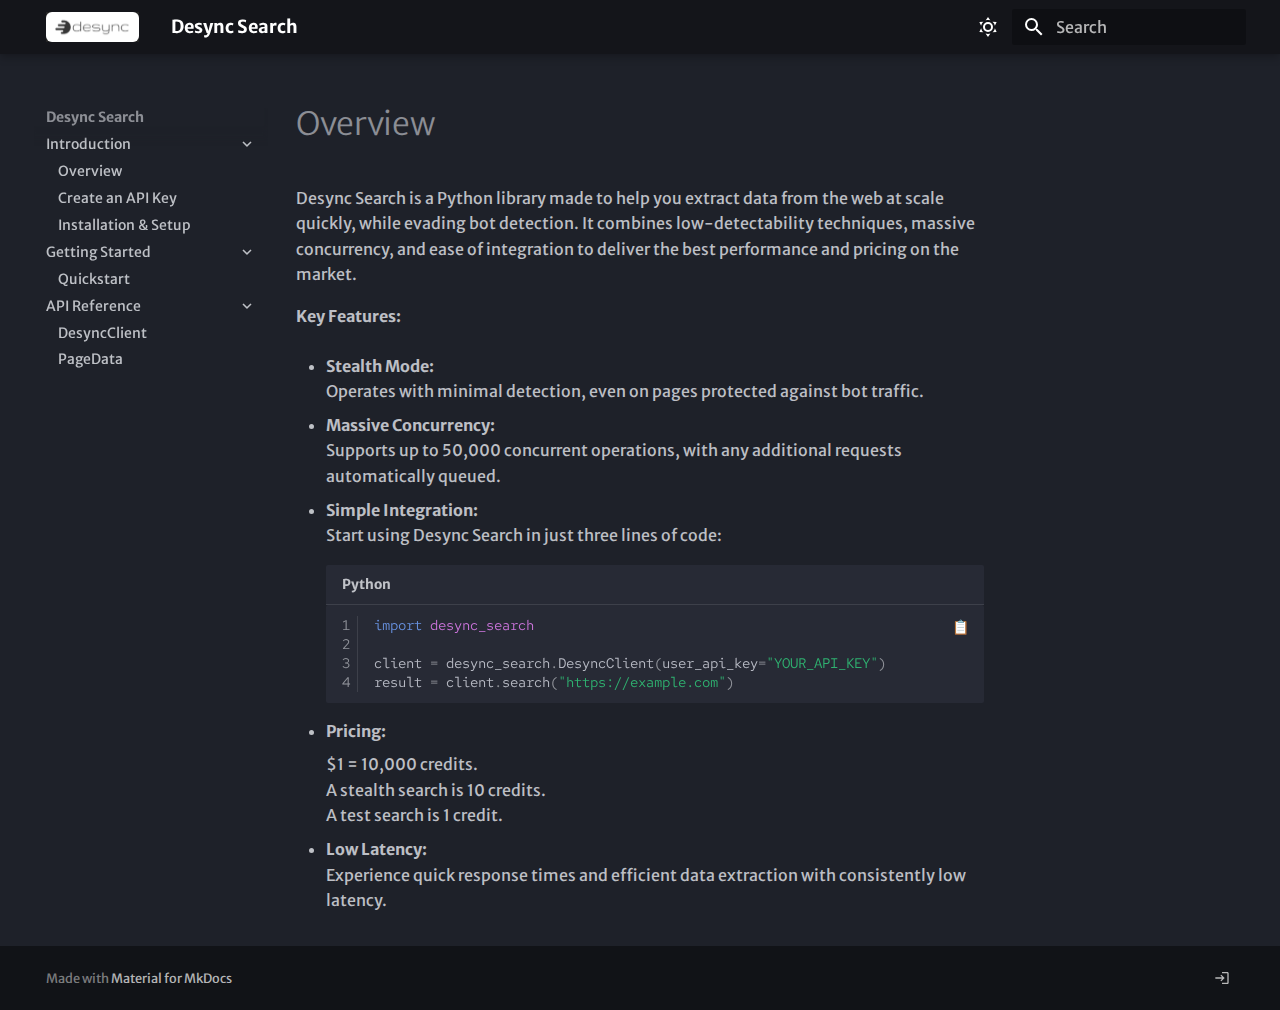
<file: pages/overview/index.html>
<!doctype html><html lang=en class=no-js> <head><meta charset=utf-8><meta name=viewport content="width=device-width,initial-scale=1"><link href=https://docs.desync.help/pages/overview/ rel=canonical><link rel=icon href=../../assets/square_logo.png><meta name=generator content="mkdocs-1.6.1, mkdocs-material-9.6.9"><title>Overview - Desync Search</title><link rel=stylesheet href=../../assets/stylesheets/main.4af4bdda.min.css><link rel=stylesheet href=../../assets/stylesheets/palette.06af60db.min.css><link rel=preconnect href=https://fonts.gstatic.com crossorigin><link rel=stylesheet href="https://fonts.googleapis.com/css?family=Merriweather-Sans:300,300i,400,400i,700,700i%7CRed+Hat+Mono:400,400i,700,700i&display=fallback"><style>:root{--md-text-font:"Merriweather-Sans";--md-code-font:"Red Hat Mono"}</style><link rel=stylesheet href=../../assets/copy.css><link rel=stylesheet href=../../assets/logo.css><script>__md_scope=new URL("../..",location),__md_hash=e=>[...e].reduce(((e,_)=>(e<<5)-e+_.charCodeAt(0)),0),__md_get=(e,_=localStorage,t=__md_scope)=>JSON.parse(_.getItem(t.pathname+"."+e)),__md_set=(e,_,t=localStorage,a=__md_scope)=>{try{t.setItem(a.pathname+"."+e,JSON.stringify(_))}catch(e){}}</script></head> <body dir=ltr data-md-color-scheme=slate data-md-color-primary=black data-md-color-accent=deep-purple> <input class=md-toggle data-md-toggle=drawer type=checkbox id=__drawer autocomplete=off> <input class=md-toggle data-md-toggle=search type=checkbox id=__search autocomplete=off> <label class=md-overlay for=__drawer></label> <div data-md-component=skip> </div> <div data-md-component=announce> </div> <header class="md-header md-header--shadow" data-md-component=header> <nav class="md-header__inner md-grid" aria-label=Header> <a href=../.. title="Desync Search" class="md-header__button md-logo" aria-label="Desync Search" data-md-component=logo> <img src=../../assets/logo-dark.svg alt=logo> </a> <label class="md-header__button md-icon" for=__drawer> <svg xmlns=http://www.w3.org/2000/svg viewbox="0 0 24 24"><path d="M3 6h18v2H3zm0 5h18v2H3zm0 5h18v2H3z"/></svg> </label> <div class=md-header__title data-md-component=header-title> <div class=md-header__ellipsis> <div class=md-header__topic> <span class=md-ellipsis> Desync Search </span> </div> <div class=md-header__topic data-md-component=header-topic> <span class=md-ellipsis> Overview </span> </div> </div> </div> <form class=md-header__option data-md-component=palette> <input class=md-option data-md-color-media data-md-color-scheme=slate data-md-color-primary=black data-md-color-accent=deep-purple aria-label="Dark mode" type=radio name=__palette id=__palette_0> <label class="md-header__button md-icon" title="Dark mode" for=__palette_1 hidden> <svg xmlns=http://www.w3.org/2000/svg viewbox="0 0 24 24"><path d="M12 7a5 5 0 0 1 5 5 5 5 0 0 1-5 5 5 5 0 0 1-5-5 5 5 0 0 1 5-5m0 2a3 3 0 0 0-3 3 3 3 0 0 0 3 3 3 3 0 0 0 3-3 3 3 0 0 0-3-3m0-7 2.39 3.42C13.65 5.15 12.84 5 12 5s-1.65.15-2.39.42zM3.34 7l4.16-.35A7.2 7.2 0 0 0 5.94 8.5c-.44.74-.69 1.5-.83 2.29zm.02 10 1.76-3.77a7.131 7.131 0 0 0 2.38 4.14zM20.65 7l-1.77 3.79a7.02 7.02 0 0 0-2.38-4.15zm-.01 10-4.14.36c.59-.51 1.12-1.14 1.54-1.86.42-.73.69-1.5.83-2.29zM12 22l-2.41-3.44c.74.27 1.55.44 2.41.44.82 0 1.63-.17 2.37-.44z"/></svg> </label> <input class=md-option data-md-color-media data-md-color-scheme=default data-md-color-primary=black data-md-color-accent=deep-purple aria-label="Light mode" type=radio name=__palette id=__palette_1> <label class="md-header__button md-icon" title="Light mode" for=__palette_0 hidden> <svg xmlns=http://www.w3.org/2000/svg viewbox="0 0 24 24"><path d="m17.75 4.09-2.53 1.94.91 3.06-2.63-1.81-2.63 1.81.91-3.06-2.53-1.94L12.44 4l1.06-3 1.06 3zm3.5 6.91-1.64 1.25.59 1.98-1.7-1.17-1.7 1.17.59-1.98L15.75 11l2.06-.05L18.5 9l.69 1.95zm-2.28 4.95c.83-.08 1.72 1.1 1.19 1.85-.32.45-.66.87-1.08 1.27C15.17 23 8.84 23 4.94 19.07c-3.91-3.9-3.91-10.24 0-14.14.4-.4.82-.76 1.27-1.08.75-.53 1.93.36 1.85 1.19-.27 2.86.69 5.83 2.89 8.02a9.96 9.96 0 0 0 8.02 2.89m-1.64 2.02a12.08 12.08 0 0 1-7.8-3.47c-2.17-2.19-3.33-5-3.49-7.82-2.81 3.14-2.7 7.96.31 10.98 3.02 3.01 7.84 3.12 10.98.31"/></svg> </label> </form> <script>var palette=__md_get("__palette");if(palette&&palette.color){if("(prefers-color-scheme)"===palette.color.media){var media=matchMedia("(prefers-color-scheme: light)"),input=document.querySelector(media.matches?"[data-md-color-media='(prefers-color-scheme: light)']":"[data-md-color-media='(prefers-color-scheme: dark)']");palette.color.media=input.getAttribute("data-md-color-media"),palette.color.scheme=input.getAttribute("data-md-color-scheme"),palette.color.primary=input.getAttribute("data-md-color-primary"),palette.color.accent=input.getAttribute("data-md-color-accent")}for(var[key,value]of Object.entries(palette.color))document.body.setAttribute("data-md-color-"+key,value)}</script> <label class="md-header__button md-icon" for=__search> <svg xmlns=http://www.w3.org/2000/svg viewbox="0 0 24 24"><path d="M9.5 3A6.5 6.5 0 0 1 16 9.5c0 1.61-.59 3.09-1.56 4.23l.27.27h.79l5 5-1.5 1.5-5-5v-.79l-.27-.27A6.52 6.52 0 0 1 9.5 16 6.5 6.5 0 0 1 3 9.5 6.5 6.5 0 0 1 9.5 3m0 2C7 5 5 7 5 9.5S7 14 9.5 14 14 12 14 9.5 12 5 9.5 5"/></svg> </label> <div class=md-search data-md-component=search role=dialog> <label class=md-search__overlay for=__search></label> <div class=md-search__inner role=search> <form class=md-search__form name=search> <input type=text class=md-search__input name=query aria-label=Search placeholder=Search autocapitalize=off autocorrect=off autocomplete=off spellcheck=false data-md-component=search-query required> <label class="md-search__icon md-icon" for=__search> <svg xmlns=http://www.w3.org/2000/svg viewbox="0 0 24 24"><path d="M9.5 3A6.5 6.5 0 0 1 16 9.5c0 1.61-.59 3.09-1.56 4.23l.27.27h.79l5 5-1.5 1.5-5-5v-.79l-.27-.27A6.52 6.52 0 0 1 9.5 16 6.5 6.5 0 0 1 3 9.5 6.5 6.5 0 0 1 9.5 3m0 2C7 5 5 7 5 9.5S7 14 9.5 14 14 12 14 9.5 12 5 9.5 5"/></svg> <svg xmlns=http://www.w3.org/2000/svg viewbox="0 0 24 24"><path d="M20 11v2H8l5.5 5.5-1.42 1.42L4.16 12l7.92-7.92L13.5 5.5 8 11z"/></svg> </label> <nav class=md-search__options aria-label=Search> <button type=reset class="md-search__icon md-icon" title=Clear aria-label=Clear tabindex=-1> <svg xmlns=http://www.w3.org/2000/svg viewbox="0 0 24 24"><path d="M19 6.41 17.59 5 12 10.59 6.41 5 5 6.41 10.59 12 5 17.59 6.41 19 12 13.41 17.59 19 19 17.59 13.41 12z"/></svg> </button> </nav> </form> <div class=md-search__output> <div class=md-search__scrollwrap tabindex=0 data-md-scrollfix> <div class=md-search-result data-md-component=search-result> <div class=md-search-result__meta> Initializing search </div> <ol class=md-search-result__list role=presentation></ol> </div> </div> </div> </div> </div> </nav> </header> <div class=md-container data-md-component=container> <main class=md-main data-md-component=main> <div class="md-main__inner md-grid"> <div class="md-sidebar md-sidebar--primary" data-md-component=sidebar data-md-type=navigation> <div class=md-sidebar__scrollwrap> <div class=md-sidebar__inner> <nav class="md-nav md-nav--primary" aria-label=Navigation data-md-level=0> <label class=md-nav__title for=__drawer> <a href=../.. title="Desync Search" class="md-nav__button md-logo" aria-label="Desync Search" data-md-component=logo> <img src=../../assets/logo-dark.svg alt=logo> </a> Desync Search </label> <ul class=md-nav__list data-md-scrollfix> <li class="md-nav__item md-nav__item--nested"> <input class="md-nav__toggle md-toggle md-toggle--indeterminate" type=checkbox id=__nav_1> <label class=md-nav__link for=__nav_1 id=__nav_1_label tabindex=0> <span class=md-ellipsis> Introduction </span> <span class="md-nav__icon md-icon"></span> </label> <nav class=md-nav data-md-level=1 aria-labelledby=__nav_1_label aria-expanded=false> <label class=md-nav__title for=__nav_1> <span class="md-nav__icon md-icon"></span> Introduction </label> <ul class=md-nav__list data-md-scrollfix> <li class=md-nav__item> <a href=. class=md-nav__link> <span class=md-ellipsis> Overview </span> </a> </li> <li class=md-nav__item> <a href=../create_api_key class=md-nav__link> <span class=md-ellipsis> Create an API Key </span> </a> </li> <li class=md-nav__item> <a href=../installation class=md-nav__link> <span class=md-ellipsis> Installation & Setup </span> </a> </li> </ul> </nav> </li> <li class="md-nav__item md-nav__item--nested"> <input class="md-nav__toggle md-toggle md-toggle--indeterminate" type=checkbox id=__nav_2> <label class=md-nav__link for=__nav_2 id=__nav_2_label tabindex=0> <span class=md-ellipsis> Getting Started </span> <span class="md-nav__icon md-icon"></span> </label> <nav class=md-nav data-md-level=1 aria-labelledby=__nav_2_label aria-expanded=false> <label class=md-nav__title for=__nav_2> <span class="md-nav__icon md-icon"></span> Getting Started </label> <ul class=md-nav__list data-md-scrollfix> <li class=md-nav__item> <a href=../quickstart class=md-nav__link> <span class=md-ellipsis> Quickstart </span> </a> </li> </ul> </nav> </li> <li class="md-nav__item md-nav__item--nested"> <input class="md-nav__toggle md-toggle md-toggle--indeterminate" type=checkbox id=__nav_3> <label class=md-nav__link for=__nav_3 id=__nav_3_label tabindex=0> <span class=md-ellipsis> API Reference </span> <span class="md-nav__icon md-icon"></span> </label> <nav class=md-nav data-md-level=1 aria-labelledby=__nav_3_label aria-expanded=false> <label class=md-nav__title for=__nav_3> <span class="md-nav__icon md-icon"></span> API Reference </label> <ul class=md-nav__list data-md-scrollfix> <li class=md-nav__item> <a href=../../api/desyncclient class=md-nav__link> <span class=md-ellipsis> DesyncClient </span> </a> </li> <li class=md-nav__item> <a href=../../api/pagedata class=md-nav__link> <span class=md-ellipsis> PageData </span> </a> </li> </ul> </nav> </li> </ul> </nav> </div> </div> </div> <div class="md-sidebar md-sidebar--secondary" data-md-component=sidebar data-md-type=toc> <div class=md-sidebar__scrollwrap> <div class=md-sidebar__inner> <nav class="md-nav md-nav--secondary" aria-label="Table of contents"> </nav> </div> </div> </div> <div class=md-content data-md-component=content> <article class="md-content__inner md-typeset"> <h1>Overview</h1> <p>Desync Search is a Python library made to help you extract data from the web at scale quickly, while evading bot detection. It combines low-detectability techniques, massive concurrency, and ease of integration to deliver the best performance and pricing on the market.</p> <p><strong>Key Features:</strong></p> <ul> <li> <p><strong>Stealth Mode:</strong><br> Operates with minimal detection, even on pages protected against bot traffic.</p> </li> <li> <p><strong>Massive Concurrency:</strong><br> Supports up to 50,000 concurrent operations, with any additional requests automatically queued.</p> </li> <li> <p><strong>Simple Integration:</strong><br> Start using Desync Search in just three lines of code: <div class=highlight><table class=highlighttable><tr><th colspan=2 class=filename><span class=filename>Python</span></th></tr><tr><td class=linenos><div class=linenodiv><pre><span></span><span class=normal><a href=#__codelineno-0-1>1</a></span>
<span class=normal><a href=#__codelineno-0-2>2</a></span>
<span class=normal><a href=#__codelineno-0-3>3</a></span>
<span class=normal><a href=#__codelineno-0-4>4</a></span></pre></div></td><td class=code><div><pre><span></span><code><a id=__codelineno-0-1 name=__codelineno-0-1></a><span class=kn>import</span><span class=w> </span><span class=nn>desync_search</span>
<a id=__codelineno-0-2 name=__codelineno-0-2></a>
<a id=__codelineno-0-3 name=__codelineno-0-3></a><span class=n>client</span> <span class=o>=</span> <span class=n>desync_search</span><span class=o>.</span><span class=n>DesyncClient</span><span class=p>(</span><span class=n>user_api_key</span><span class=o>=</span><span class=s2>&quot;YOUR_API_KEY&quot;</span><span class=p>)</span>
<a id=__codelineno-0-4 name=__codelineno-0-4></a><span class=n>result</span> <span class=o>=</span> <span class=n>client</span><span class=o>.</span><span class=n>search</span><span class=p>(</span><span class=s2>&quot;https://example.com&quot;</span><span class=p>)</span>
</code></pre></div></td></tr></table></div></p> </li> <li> <p><strong>Pricing:</strong></p> <p>$1 = 10,000 credits.<br> A stealth search is 10 credits.<br> A test search is 1 credit.</p> </li> <li> <p><strong>Low Latency:</strong><br> Experience quick response times and efficient data extraction with consistently low latency.</p> </li> </ul> </article> </div> <script>var target=document.getElementById(location.hash.slice(1));target&&target.name&&(target.checked=target.name.startsWith("__tabbed_"))</script> </div> </main> <footer class=md-footer> <div class="md-footer-meta md-typeset"> <div class="md-footer-meta__inner md-grid"> <div class=md-copyright> Made with <a href=https://squidfunk.github.io/mkdocs-material/ target=_blank rel=noopener> Material for MkDocs </a> </div> <div class=md-social> <a href=https://beta.desync.ai target=_blank rel=noopener title="Sign Up" class=md-social__link> <svg xmlns=http://www.w3.org/2000/svg viewbox="0 0 24 24"><path d="M11 7 9.6 8.4l2.6 2.6H2v2h10.2l-2.6 2.6L11 17l5-5zm9 12h-8v2h8c1.1 0 2-.9 2-2V5c0-1.1-.9-2-2-2h-8v2h8z"/></svg> </a> </div> </div> </div> </footer> </div> <div class=md-dialog data-md-component=dialog> <div class="md-dialog__inner md-typeset"></div> </div> <script id=__config type=application/json>{"base": "../..", "features": ["navigation.expand"], "search": "../../assets/javascripts/workers/search.f8cc74c7.min.js", "translations": {"clipboard.copied": "Copied to clipboard", "clipboard.copy": "Copy to clipboard", "search.result.more.one": "1 more on this page", "search.result.more.other": "# more on this page", "search.result.none": "No matching documents", "search.result.one": "1 matching document", "search.result.other": "# matching documents", "search.result.placeholder": "Type to start searching", "search.result.term.missing": "Missing", "select.version": "Select version"}}</script> <script src=../../assets/javascripts/bundle.c8b220af.min.js></script> <script src=../../assets/copy.js></script> </body> </html>
</file>
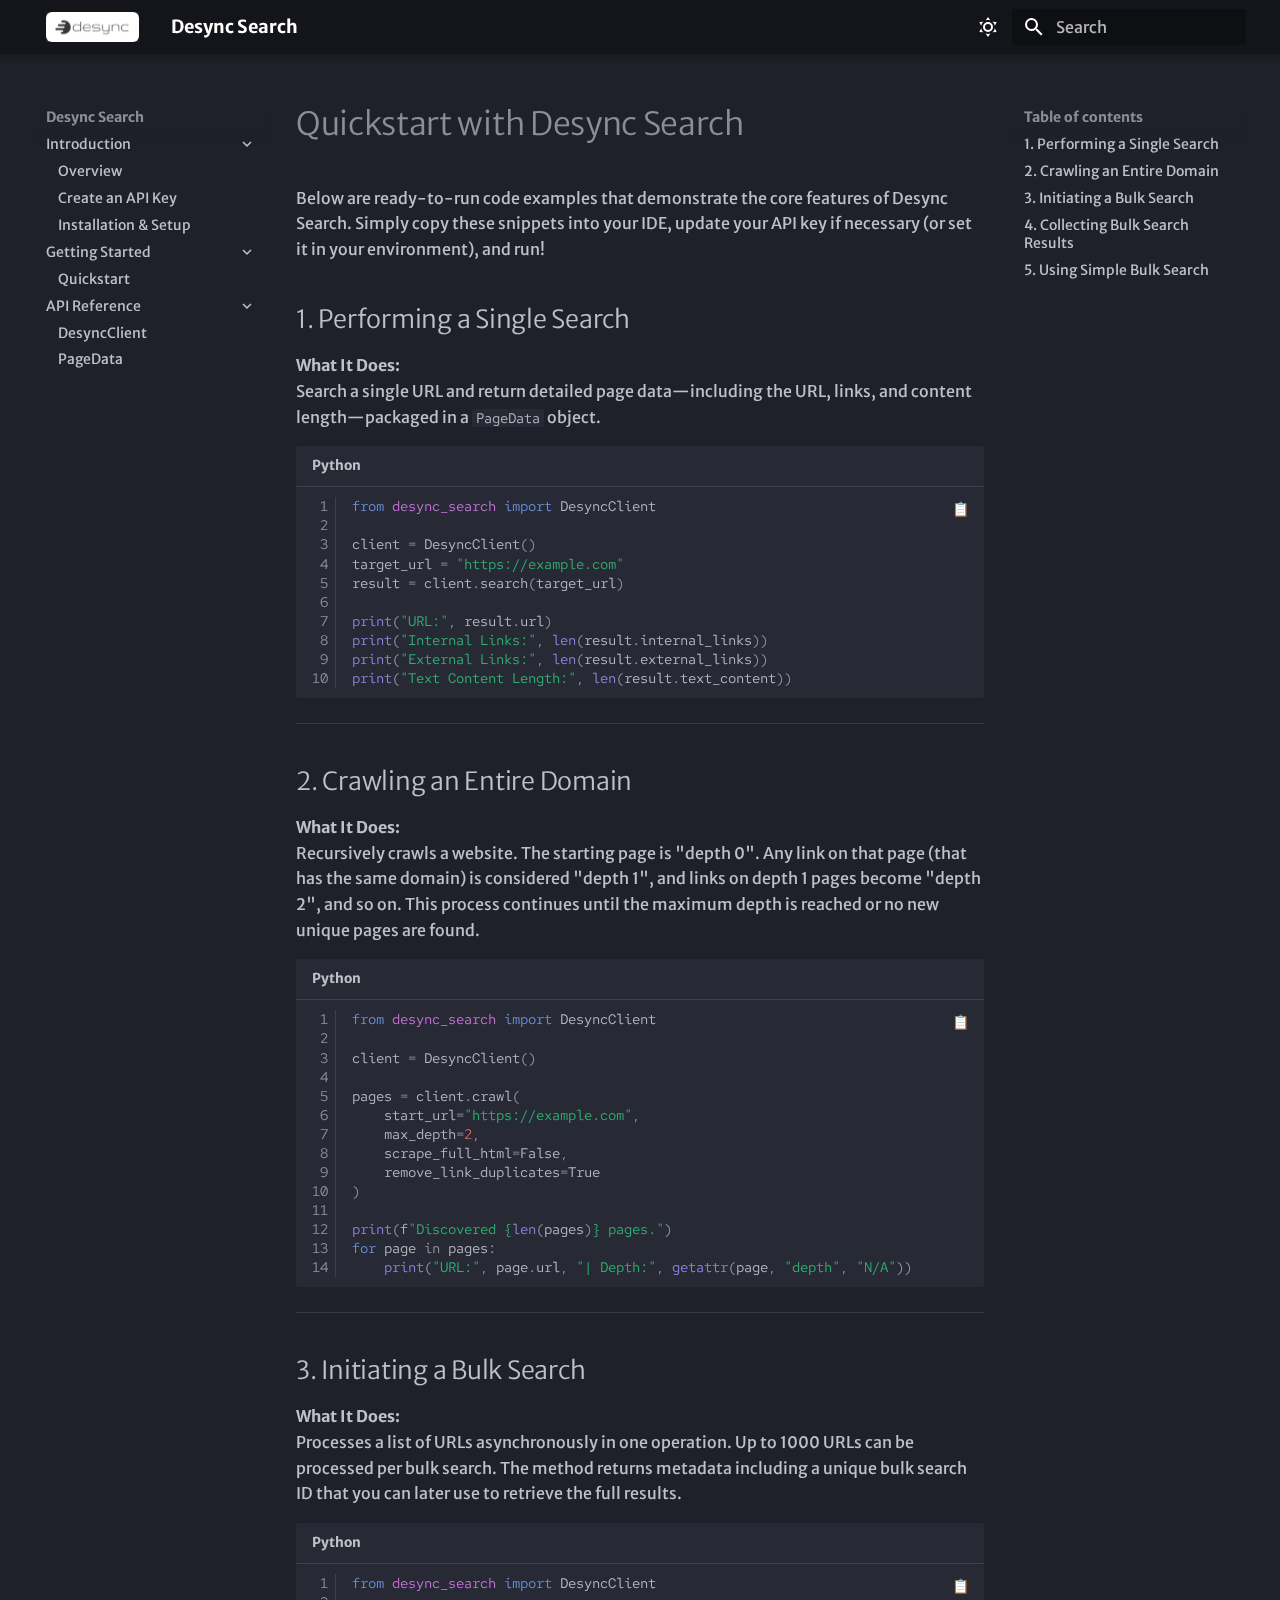
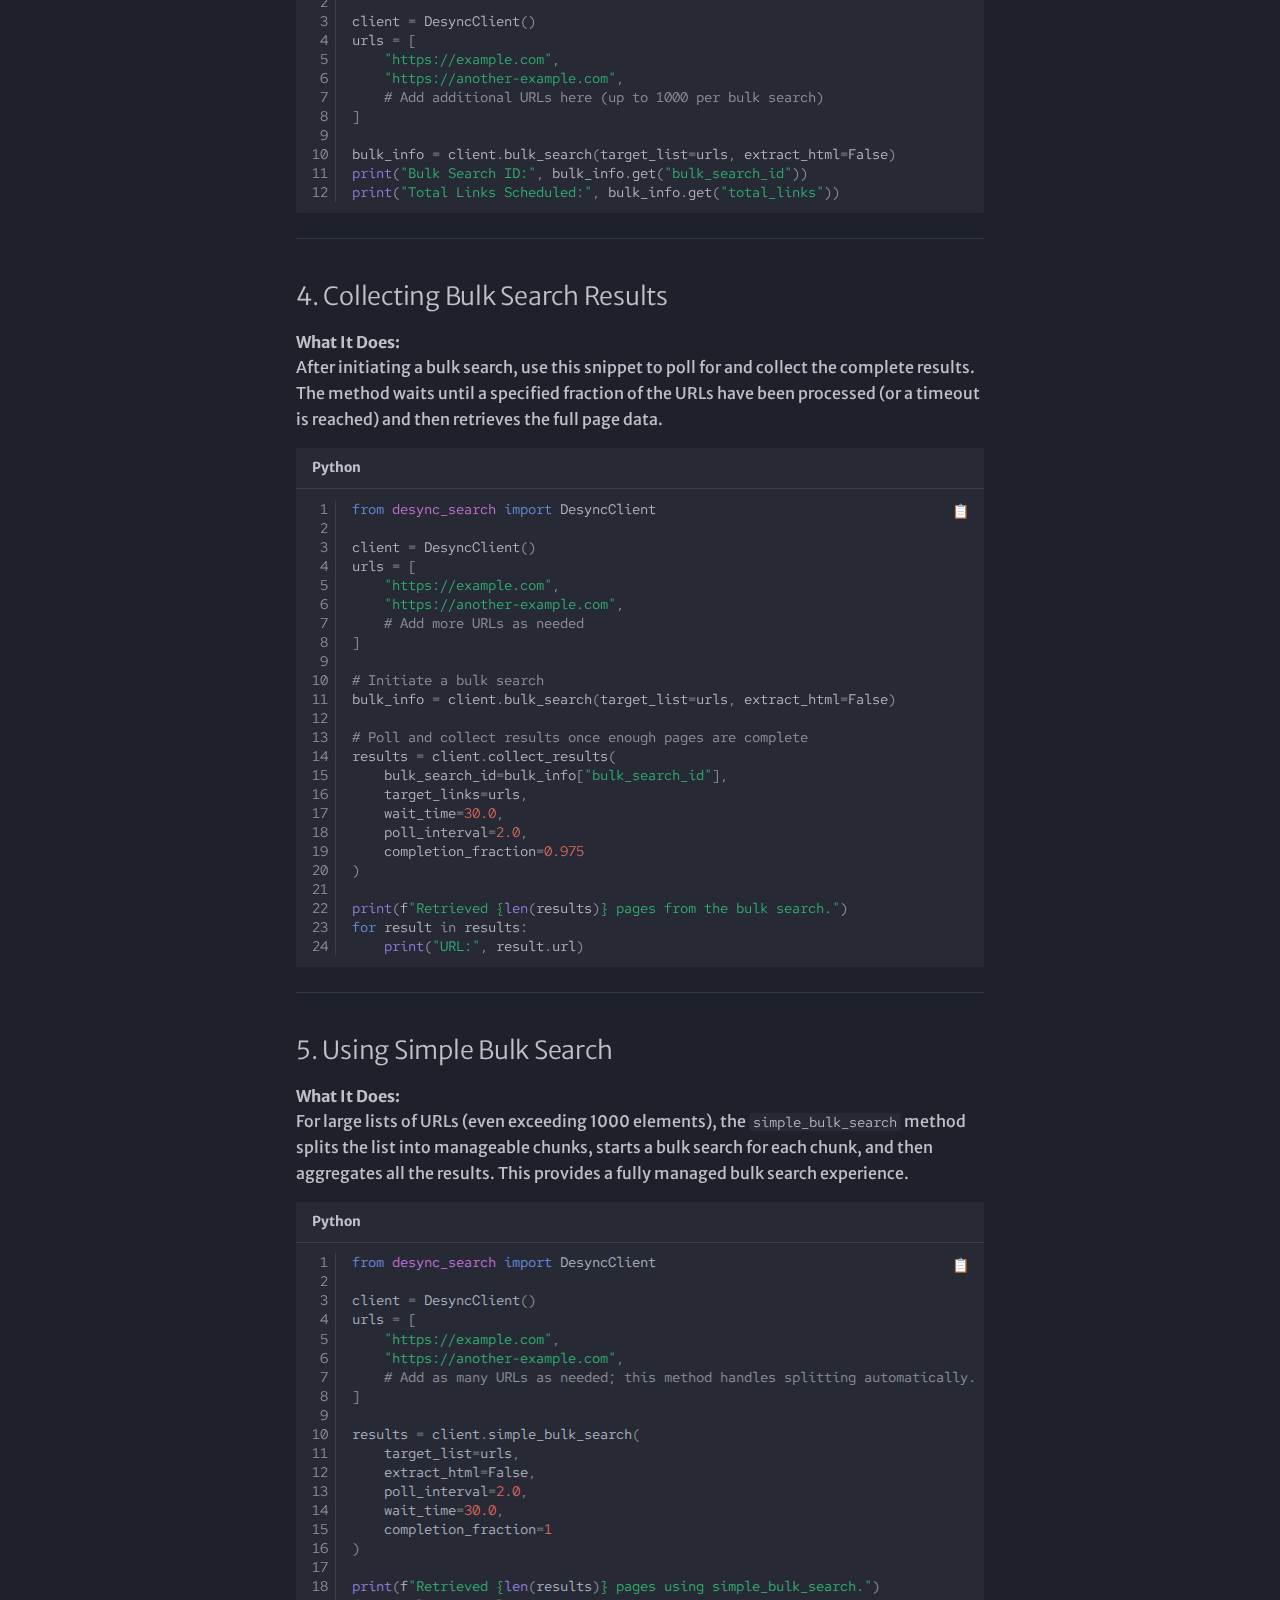
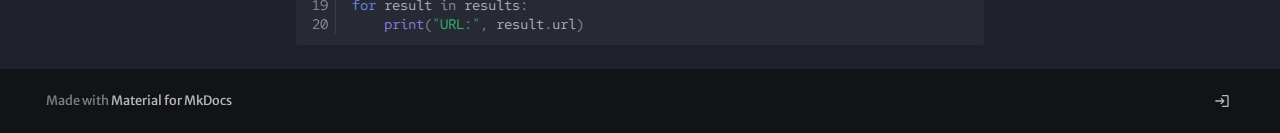
<file: pages/quickstart/index.html>
<!doctype html><html lang=en class=no-js> <head><meta charset=utf-8><meta name=viewport content="width=device-width,initial-scale=1"><link href=https://docs.desync.help/pages/quickstart/ rel=canonical><link rel=icon href=../../assets/square_logo.png><meta name=generator content="mkdocs-1.6.1, mkdocs-material-9.6.9"><title>Quickstart - Desync Search</title><link rel=stylesheet href=../../assets/stylesheets/main.4af4bdda.min.css><link rel=stylesheet href=../../assets/stylesheets/palette.06af60db.min.css><link rel=preconnect href=https://fonts.gstatic.com crossorigin><link rel=stylesheet href="https://fonts.googleapis.com/css?family=Merriweather-Sans:300,300i,400,400i,700,700i%7CRed+Hat+Mono:400,400i,700,700i&display=fallback"><style>:root{--md-text-font:"Merriweather-Sans";--md-code-font:"Red Hat Mono"}</style><link rel=stylesheet href=../../assets/copy.css><link rel=stylesheet href=../../assets/logo.css><script>__md_scope=new URL("../..",location),__md_hash=e=>[...e].reduce(((e,_)=>(e<<5)-e+_.charCodeAt(0)),0),__md_get=(e,_=localStorage,t=__md_scope)=>JSON.parse(_.getItem(t.pathname+"."+e)),__md_set=(e,_,t=localStorage,a=__md_scope)=>{try{t.setItem(a.pathname+"."+e,JSON.stringify(_))}catch(e){}}</script></head> <body dir=ltr data-md-color-scheme=slate data-md-color-primary=black data-md-color-accent=deep-purple> <input class=md-toggle data-md-toggle=drawer type=checkbox id=__drawer autocomplete=off> <input class=md-toggle data-md-toggle=search type=checkbox id=__search autocomplete=off> <label class=md-overlay for=__drawer></label> <div data-md-component=skip> <a href=#quickstart-with-desync-search class=md-skip> Skip to content </a> </div> <div data-md-component=announce> </div> <header class="md-header md-header--shadow" data-md-component=header> <nav class="md-header__inner md-grid" aria-label=Header> <a href=../.. title="Desync Search" class="md-header__button md-logo" aria-label="Desync Search" data-md-component=logo> <img src=../../assets/logo-dark.svg alt=logo> </a> <label class="md-header__button md-icon" for=__drawer> <svg xmlns=http://www.w3.org/2000/svg viewbox="0 0 24 24"><path d="M3 6h18v2H3zm0 5h18v2H3zm0 5h18v2H3z"/></svg> </label> <div class=md-header__title data-md-component=header-title> <div class=md-header__ellipsis> <div class=md-header__topic> <span class=md-ellipsis> Desync Search </span> </div> <div class=md-header__topic data-md-component=header-topic> <span class=md-ellipsis> Quickstart </span> </div> </div> </div> <form class=md-header__option data-md-component=palette> <input class=md-option data-md-color-media data-md-color-scheme=slate data-md-color-primary=black data-md-color-accent=deep-purple aria-label="Dark mode" type=radio name=__palette id=__palette_0> <label class="md-header__button md-icon" title="Dark mode" for=__palette_1 hidden> <svg xmlns=http://www.w3.org/2000/svg viewbox="0 0 24 24"><path d="M12 7a5 5 0 0 1 5 5 5 5 0 0 1-5 5 5 5 0 0 1-5-5 5 5 0 0 1 5-5m0 2a3 3 0 0 0-3 3 3 3 0 0 0 3 3 3 3 0 0 0 3-3 3 3 0 0 0-3-3m0-7 2.39 3.42C13.65 5.15 12.84 5 12 5s-1.65.15-2.39.42zM3.34 7l4.16-.35A7.2 7.2 0 0 0 5.94 8.5c-.44.74-.69 1.5-.83 2.29zm.02 10 1.76-3.77a7.131 7.131 0 0 0 2.38 4.14zM20.65 7l-1.77 3.79a7.02 7.02 0 0 0-2.38-4.15zm-.01 10-4.14.36c.59-.51 1.12-1.14 1.54-1.86.42-.73.69-1.5.83-2.29zM12 22l-2.41-3.44c.74.27 1.55.44 2.41.44.82 0 1.63-.17 2.37-.44z"/></svg> </label> <input class=md-option data-md-color-media data-md-color-scheme=default data-md-color-primary=black data-md-color-accent=deep-purple aria-label="Light mode" type=radio name=__palette id=__palette_1> <label class="md-header__button md-icon" title="Light mode" for=__palette_0 hidden> <svg xmlns=http://www.w3.org/2000/svg viewbox="0 0 24 24"><path d="m17.75 4.09-2.53 1.94.91 3.06-2.63-1.81-2.63 1.81.91-3.06-2.53-1.94L12.44 4l1.06-3 1.06 3zm3.5 6.91-1.64 1.25.59 1.98-1.7-1.17-1.7 1.17.59-1.98L15.75 11l2.06-.05L18.5 9l.69 1.95zm-2.28 4.95c.83-.08 1.72 1.1 1.19 1.85-.32.45-.66.87-1.08 1.27C15.17 23 8.84 23 4.94 19.07c-3.91-3.9-3.91-10.24 0-14.14.4-.4.82-.76 1.27-1.08.75-.53 1.93.36 1.85 1.19-.27 2.86.69 5.83 2.89 8.02a9.96 9.96 0 0 0 8.02 2.89m-1.64 2.02a12.08 12.08 0 0 1-7.8-3.47c-2.17-2.19-3.33-5-3.49-7.82-2.81 3.14-2.7 7.96.31 10.98 3.02 3.01 7.84 3.12 10.98.31"/></svg> </label> </form> <script>var palette=__md_get("__palette");if(palette&&palette.color){if("(prefers-color-scheme)"===palette.color.media){var media=matchMedia("(prefers-color-scheme: light)"),input=document.querySelector(media.matches?"[data-md-color-media='(prefers-color-scheme: light)']":"[data-md-color-media='(prefers-color-scheme: dark)']");palette.color.media=input.getAttribute("data-md-color-media"),palette.color.scheme=input.getAttribute("data-md-color-scheme"),palette.color.primary=input.getAttribute("data-md-color-primary"),palette.color.accent=input.getAttribute("data-md-color-accent")}for(var[key,value]of Object.entries(palette.color))document.body.setAttribute("data-md-color-"+key,value)}</script> <label class="md-header__button md-icon" for=__search> <svg xmlns=http://www.w3.org/2000/svg viewbox="0 0 24 24"><path d="M9.5 3A6.5 6.5 0 0 1 16 9.5c0 1.61-.59 3.09-1.56 4.23l.27.27h.79l5 5-1.5 1.5-5-5v-.79l-.27-.27A6.52 6.52 0 0 1 9.5 16 6.5 6.5 0 0 1 3 9.5 6.5 6.5 0 0 1 9.5 3m0 2C7 5 5 7 5 9.5S7 14 9.5 14 14 12 14 9.5 12 5 9.5 5"/></svg> </label> <div class=md-search data-md-component=search role=dialog> <label class=md-search__overlay for=__search></label> <div class=md-search__inner role=search> <form class=md-search__form name=search> <input type=text class=md-search__input name=query aria-label=Search placeholder=Search autocapitalize=off autocorrect=off autocomplete=off spellcheck=false data-md-component=search-query required> <label class="md-search__icon md-icon" for=__search> <svg xmlns=http://www.w3.org/2000/svg viewbox="0 0 24 24"><path d="M9.5 3A6.5 6.5 0 0 1 16 9.5c0 1.61-.59 3.09-1.56 4.23l.27.27h.79l5 5-1.5 1.5-5-5v-.79l-.27-.27A6.52 6.52 0 0 1 9.5 16 6.5 6.5 0 0 1 3 9.5 6.5 6.5 0 0 1 9.5 3m0 2C7 5 5 7 5 9.5S7 14 9.5 14 14 12 14 9.5 12 5 9.5 5"/></svg> <svg xmlns=http://www.w3.org/2000/svg viewbox="0 0 24 24"><path d="M20 11v2H8l5.5 5.5-1.42 1.42L4.16 12l7.92-7.92L13.5 5.5 8 11z"/></svg> </label> <nav class=md-search__options aria-label=Search> <button type=reset class="md-search__icon md-icon" title=Clear aria-label=Clear tabindex=-1> <svg xmlns=http://www.w3.org/2000/svg viewbox="0 0 24 24"><path d="M19 6.41 17.59 5 12 10.59 6.41 5 5 6.41 10.59 12 5 17.59 6.41 19 12 13.41 17.59 19 19 17.59 13.41 12z"/></svg> </button> </nav> </form> <div class=md-search__output> <div class=md-search__scrollwrap tabindex=0 data-md-scrollfix> <div class=md-search-result data-md-component=search-result> <div class=md-search-result__meta> Initializing search </div> <ol class=md-search-result__list role=presentation></ol> </div> </div> </div> </div> </div> </nav> </header> <div class=md-container data-md-component=container> <main class=md-main data-md-component=main> <div class="md-main__inner md-grid"> <div class="md-sidebar md-sidebar--primary" data-md-component=sidebar data-md-type=navigation> <div class=md-sidebar__scrollwrap> <div class=md-sidebar__inner> <nav class="md-nav md-nav--primary" aria-label=Navigation data-md-level=0> <label class=md-nav__title for=__drawer> <a href=../.. title="Desync Search" class="md-nav__button md-logo" aria-label="Desync Search" data-md-component=logo> <img src=../../assets/logo-dark.svg alt=logo> </a> Desync Search </label> <ul class=md-nav__list data-md-scrollfix> <li class="md-nav__item md-nav__item--nested"> <input class="md-nav__toggle md-toggle md-toggle--indeterminate" type=checkbox id=__nav_1> <label class=md-nav__link for=__nav_1 id=__nav_1_label tabindex=0> <span class=md-ellipsis> Introduction </span> <span class="md-nav__icon md-icon"></span> </label> <nav class=md-nav data-md-level=1 aria-labelledby=__nav_1_label aria-expanded=false> <label class=md-nav__title for=__nav_1> <span class="md-nav__icon md-icon"></span> Introduction </label> <ul class=md-nav__list data-md-scrollfix> <li class=md-nav__item> <a href=../overview class=md-nav__link> <span class=md-ellipsis> Overview </span> </a> </li> <li class=md-nav__item> <a href=../create_api_key class=md-nav__link> <span class=md-ellipsis> Create an API Key </span> </a> </li> <li class=md-nav__item> <a href=../installation class=md-nav__link> <span class=md-ellipsis> Installation & Setup </span> </a> </li> </ul> </nav> </li> <li class="md-nav__item md-nav__item--nested"> <input class="md-nav__toggle md-toggle md-toggle--indeterminate" type=checkbox id=__nav_2> <label class=md-nav__link for=__nav_2 id=__nav_2_label tabindex=0> <span class=md-ellipsis> Getting Started </span> <span class="md-nav__icon md-icon"></span> </label> <nav class=md-nav data-md-level=1 aria-labelledby=__nav_2_label aria-expanded=false> <label class=md-nav__title for=__nav_2> <span class="md-nav__icon md-icon"></span> Getting Started </label> <ul class=md-nav__list data-md-scrollfix> <li class=md-nav__item> <a href=. class=md-nav__link> <span class=md-ellipsis> Quickstart </span> </a> </li> </ul> </nav> </li> <li class="md-nav__item md-nav__item--nested"> <input class="md-nav__toggle md-toggle md-toggle--indeterminate" type=checkbox id=__nav_3> <label class=md-nav__link for=__nav_3 id=__nav_3_label tabindex=0> <span class=md-ellipsis> API Reference </span> <span class="md-nav__icon md-icon"></span> </label> <nav class=md-nav data-md-level=1 aria-labelledby=__nav_3_label aria-expanded=false> <label class=md-nav__title for=__nav_3> <span class="md-nav__icon md-icon"></span> API Reference </label> <ul class=md-nav__list data-md-scrollfix> <li class=md-nav__item> <a href=../../api/desyncclient class=md-nav__link> <span class=md-ellipsis> DesyncClient </span> </a> </li> <li class=md-nav__item> <a href=../../api/pagedata class=md-nav__link> <span class=md-ellipsis> PageData </span> </a> </li> </ul> </nav> </li> </ul> </nav> </div> </div> </div> <div class="md-sidebar md-sidebar--secondary" data-md-component=sidebar data-md-type=toc> <div class=md-sidebar__scrollwrap> <div class=md-sidebar__inner> <nav class="md-nav md-nav--secondary" aria-label="Table of contents"> <label class=md-nav__title for=__toc> <span class="md-nav__icon md-icon"></span> Table of contents </label> <ul class=md-nav__list data-md-component=toc data-md-scrollfix> <li class=md-nav__item> <a href=#1-performing-a-single-search class=md-nav__link> <span class=md-ellipsis> 1. Performing a Single Search </span> </a> </li> <li class=md-nav__item> <a href=#2-crawling-an-entire-domain class=md-nav__link> <span class=md-ellipsis> 2. Crawling an Entire Domain </span> </a> </li> <li class=md-nav__item> <a href=#3-initiating-a-bulk-search class=md-nav__link> <span class=md-ellipsis> 3. Initiating a Bulk Search </span> </a> </li> <li class=md-nav__item> <a href=#4-collecting-bulk-search-results class=md-nav__link> <span class=md-ellipsis> 4. Collecting Bulk Search Results </span> </a> </li> <li class=md-nav__item> <a href=#5-using-simple-bulk-search class=md-nav__link> <span class=md-ellipsis> 5. Using Simple Bulk Search </span> </a> </li> </ul> </nav> </div> </div> </div> <div class=md-content data-md-component=content> <article class="md-content__inner md-typeset"> <h1 id=quickstart-with-desync-search>Quickstart with Desync Search</h1> <p>Below are ready-to-run code examples that demonstrate the core features of Desync Search. Simply copy these snippets into your IDE, update your API key if necessary (or set it in your environment), and run!</p> <h2 id=1-performing-a-single-search>1. Performing a Single Search</h2> <p><strong>What It Does:</strong><br> Search a single URL and return detailed page data—including the URL, links, and content length—packaged in a <code>PageData</code> object.</p> <div class=highlight><table class=highlighttable><tr><th colspan=2 class=filename><span class=filename>Python</span></th></tr><tr><td class=linenos><div class=linenodiv><pre><span></span><span class=normal><a href=#__codelineno-0-1> 1</a></span>
<span class=normal><a href=#__codelineno-0-2> 2</a></span>
<span class=normal><a href=#__codelineno-0-3> 3</a></span>
<span class=normal><a href=#__codelineno-0-4> 4</a></span>
<span class=normal><a href=#__codelineno-0-5> 5</a></span>
<span class=normal><a href=#__codelineno-0-6> 6</a></span>
<span class=normal><a href=#__codelineno-0-7> 7</a></span>
<span class=normal><a href=#__codelineno-0-8> 8</a></span>
<span class=normal><a href=#__codelineno-0-9> 9</a></span>
<span class=normal><a href=#__codelineno-0-10>10</a></span></pre></div></td><td class=code><div><pre><span></span><code><a id=__codelineno-0-1 name=__codelineno-0-1></a><span class=kn>from</span><span class=w> </span><span class=nn>desync_search</span><span class=w> </span><span class=kn>import</span> <span class=n>DesyncClient</span>
<a id=__codelineno-0-2 name=__codelineno-0-2></a>
<a id=__codelineno-0-3 name=__codelineno-0-3></a><span class=n>client</span> <span class=o>=</span> <span class=n>DesyncClient</span><span class=p>()</span>
<a id=__codelineno-0-4 name=__codelineno-0-4></a><span class=n>target_url</span> <span class=o>=</span> <span class=s2>&quot;https://example.com&quot;</span>
<a id=__codelineno-0-5 name=__codelineno-0-5></a><span class=n>result</span> <span class=o>=</span> <span class=n>client</span><span class=o>.</span><span class=n>search</span><span class=p>(</span><span class=n>target_url</span><span class=p>)</span>
<a id=__codelineno-0-6 name=__codelineno-0-6></a>
<a id=__codelineno-0-7 name=__codelineno-0-7></a><span class=nb>print</span><span class=p>(</span><span class=s2>&quot;URL:&quot;</span><span class=p>,</span> <span class=n>result</span><span class=o>.</span><span class=n>url</span><span class=p>)</span>
<a id=__codelineno-0-8 name=__codelineno-0-8></a><span class=nb>print</span><span class=p>(</span><span class=s2>&quot;Internal Links:&quot;</span><span class=p>,</span> <span class=nb>len</span><span class=p>(</span><span class=n>result</span><span class=o>.</span><span class=n>internal_links</span><span class=p>))</span>
<a id=__codelineno-0-9 name=__codelineno-0-9></a><span class=nb>print</span><span class=p>(</span><span class=s2>&quot;External Links:&quot;</span><span class=p>,</span> <span class=nb>len</span><span class=p>(</span><span class=n>result</span><span class=o>.</span><span class=n>external_links</span><span class=p>))</span>
<a id=__codelineno-0-10 name=__codelineno-0-10></a><span class=nb>print</span><span class=p>(</span><span class=s2>&quot;Text Content Length:&quot;</span><span class=p>,</span> <span class=nb>len</span><span class=p>(</span><span class=n>result</span><span class=o>.</span><span class=n>text_content</span><span class=p>))</span>
</code></pre></div></td></tr></table></div> <hr> <h2 id=2-crawling-an-entire-domain>2. Crawling an Entire Domain</h2> <p><strong>What It Does:</strong><br> Recursively crawls a website. The starting page is "depth 0". Any link on that page (that has the same domain) is considered "depth 1", and links on depth 1 pages become "depth 2", and so on. This process continues until the maximum depth is reached or no new unique pages are found.</p> <div class=highlight><table class=highlighttable><tr><th colspan=2 class=filename><span class=filename>Python</span></th></tr><tr><td class=linenos><div class=linenodiv><pre><span></span><span class=normal><a href=#__codelineno-1-1> 1</a></span>
<span class=normal><a href=#__codelineno-1-2> 2</a></span>
<span class=normal><a href=#__codelineno-1-3> 3</a></span>
<span class=normal><a href=#__codelineno-1-4> 4</a></span>
<span class=normal><a href=#__codelineno-1-5> 5</a></span>
<span class=normal><a href=#__codelineno-1-6> 6</a></span>
<span class=normal><a href=#__codelineno-1-7> 7</a></span>
<span class=normal><a href=#__codelineno-1-8> 8</a></span>
<span class=normal><a href=#__codelineno-1-9> 9</a></span>
<span class=normal><a href=#__codelineno-1-10>10</a></span>
<span class=normal><a href=#__codelineno-1-11>11</a></span>
<span class=normal><a href=#__codelineno-1-12>12</a></span>
<span class=normal><a href=#__codelineno-1-13>13</a></span>
<span class=normal><a href=#__codelineno-1-14>14</a></span></pre></div></td><td class=code><div><pre><span></span><code><a id=__codelineno-1-1 name=__codelineno-1-1></a><span class=kn>from</span><span class=w> </span><span class=nn>desync_search</span><span class=w> </span><span class=kn>import</span> <span class=n>DesyncClient</span>
<a id=__codelineno-1-2 name=__codelineno-1-2></a>
<a id=__codelineno-1-3 name=__codelineno-1-3></a><span class=n>client</span> <span class=o>=</span> <span class=n>DesyncClient</span><span class=p>()</span>
<a id=__codelineno-1-4 name=__codelineno-1-4></a>
<a id=__codelineno-1-5 name=__codelineno-1-5></a><span class=n>pages</span> <span class=o>=</span> <span class=n>client</span><span class=o>.</span><span class=n>crawl</span><span class=p>(</span>
<a id=__codelineno-1-6 name=__codelineno-1-6></a>    <span class=n>start_url</span><span class=o>=</span><span class=s2>&quot;https://example.com&quot;</span><span class=p>,</span>
<a id=__codelineno-1-7 name=__codelineno-1-7></a>    <span class=n>max_depth</span><span class=o>=</span><span class=mi>2</span><span class=p>,</span>
<a id=__codelineno-1-8 name=__codelineno-1-8></a>    <span class=n>scrape_full_html</span><span class=o>=</span><span class=kc>False</span><span class=p>,</span>
<a id=__codelineno-1-9 name=__codelineno-1-9></a>    <span class=n>remove_link_duplicates</span><span class=o>=</span><span class=kc>True</span>
<a id=__codelineno-1-10 name=__codelineno-1-10></a><span class=p>)</span>
<a id=__codelineno-1-11 name=__codelineno-1-11></a>
<a id=__codelineno-1-12 name=__codelineno-1-12></a><span class=nb>print</span><span class=p>(</span><span class=sa>f</span><span class=s2>&quot;Discovered </span><span class=si>{</span><span class=nb>len</span><span class=p>(</span><span class=n>pages</span><span class=p>)</span><span class=si>}</span><span class=s2> pages.&quot;</span><span class=p>)</span>
<a id=__codelineno-1-13 name=__codelineno-1-13></a><span class=k>for</span> <span class=n>page</span> <span class=ow>in</span> <span class=n>pages</span><span class=p>:</span>
<a id=__codelineno-1-14 name=__codelineno-1-14></a>    <span class=nb>print</span><span class=p>(</span><span class=s2>&quot;URL:&quot;</span><span class=p>,</span> <span class=n>page</span><span class=o>.</span><span class=n>url</span><span class=p>,</span> <span class=s2>&quot;| Depth:&quot;</span><span class=p>,</span> <span class=nb>getattr</span><span class=p>(</span><span class=n>page</span><span class=p>,</span> <span class=s2>&quot;depth&quot;</span><span class=p>,</span> <span class=s2>&quot;N/A&quot;</span><span class=p>))</span>
</code></pre></div></td></tr></table></div> <hr> <h2 id=3-initiating-a-bulk-search>3. Initiating a Bulk Search</h2> <p><strong>What It Does:</strong><br> Processes a list of URLs asynchronously in one operation. Up to 1000 URLs can be processed per bulk search. The method returns metadata including a unique bulk search ID that you can later use to retrieve the full results.</p> <div class=highlight><table class=highlighttable><tr><th colspan=2 class=filename><span class=filename>Python</span></th></tr><tr><td class=linenos><div class=linenodiv><pre><span></span><span class=normal><a href=#__codelineno-2-1> 1</a></span>
<span class=normal><a href=#__codelineno-2-2> 2</a></span>
<span class=normal><a href=#__codelineno-2-3> 3</a></span>
<span class=normal><a href=#__codelineno-2-4> 4</a></span>
<span class=normal><a href=#__codelineno-2-5> 5</a></span>
<span class=normal><a href=#__codelineno-2-6> 6</a></span>
<span class=normal><a href=#__codelineno-2-7> 7</a></span>
<span class=normal><a href=#__codelineno-2-8> 8</a></span>
<span class=normal><a href=#__codelineno-2-9> 9</a></span>
<span class=normal><a href=#__codelineno-2-10>10</a></span>
<span class=normal><a href=#__codelineno-2-11>11</a></span>
<span class=normal><a href=#__codelineno-2-12>12</a></span></pre></div></td><td class=code><div><pre><span></span><code><a id=__codelineno-2-1 name=__codelineno-2-1></a><span class=kn>from</span><span class=w> </span><span class=nn>desync_search</span><span class=w> </span><span class=kn>import</span> <span class=n>DesyncClient</span>
<a id=__codelineno-2-2 name=__codelineno-2-2></a>
<a id=__codelineno-2-3 name=__codelineno-2-3></a><span class=n>client</span> <span class=o>=</span> <span class=n>DesyncClient</span><span class=p>()</span>
<a id=__codelineno-2-4 name=__codelineno-2-4></a><span class=n>urls</span> <span class=o>=</span> <span class=p>[</span>
<a id=__codelineno-2-5 name=__codelineno-2-5></a>    <span class=s2>&quot;https://example.com&quot;</span><span class=p>,</span>
<a id=__codelineno-2-6 name=__codelineno-2-6></a>    <span class=s2>&quot;https://another-example.com&quot;</span><span class=p>,</span>
<a id=__codelineno-2-7 name=__codelineno-2-7></a>    <span class=c1># Add additional URLs here (up to 1000 per bulk search)</span>
<a id=__codelineno-2-8 name=__codelineno-2-8></a><span class=p>]</span>
<a id=__codelineno-2-9 name=__codelineno-2-9></a>
<a id=__codelineno-2-10 name=__codelineno-2-10></a><span class=n>bulk_info</span> <span class=o>=</span> <span class=n>client</span><span class=o>.</span><span class=n>bulk_search</span><span class=p>(</span><span class=n>target_list</span><span class=o>=</span><span class=n>urls</span><span class=p>,</span> <span class=n>extract_html</span><span class=o>=</span><span class=kc>False</span><span class=p>)</span>
<a id=__codelineno-2-11 name=__codelineno-2-11></a><span class=nb>print</span><span class=p>(</span><span class=s2>&quot;Bulk Search ID:&quot;</span><span class=p>,</span> <span class=n>bulk_info</span><span class=o>.</span><span class=n>get</span><span class=p>(</span><span class=s2>&quot;bulk_search_id&quot;</span><span class=p>))</span>
<a id=__codelineno-2-12 name=__codelineno-2-12></a><span class=nb>print</span><span class=p>(</span><span class=s2>&quot;Total Links Scheduled:&quot;</span><span class=p>,</span> <span class=n>bulk_info</span><span class=o>.</span><span class=n>get</span><span class=p>(</span><span class=s2>&quot;total_links&quot;</span><span class=p>))</span>
</code></pre></div></td></tr></table></div> <hr> <h2 id=4-collecting-bulk-search-results>4. Collecting Bulk Search Results</h2> <p><strong>What It Does:</strong><br> After initiating a bulk search, use this snippet to poll for and collect the complete results. The method waits until a specified fraction of the URLs have been processed (or a timeout is reached) and then retrieves the full page data.</p> <div class=highlight><table class=highlighttable><tr><th colspan=2 class=filename><span class=filename>Python</span></th></tr><tr><td class=linenos><div class=linenodiv><pre><span></span><span class=normal><a href=#__codelineno-3-1> 1</a></span>
<span class=normal><a href=#__codelineno-3-2> 2</a></span>
<span class=normal><a href=#__codelineno-3-3> 3</a></span>
<span class=normal><a href=#__codelineno-3-4> 4</a></span>
<span class=normal><a href=#__codelineno-3-5> 5</a></span>
<span class=normal><a href=#__codelineno-3-6> 6</a></span>
<span class=normal><a href=#__codelineno-3-7> 7</a></span>
<span class=normal><a href=#__codelineno-3-8> 8</a></span>
<span class=normal><a href=#__codelineno-3-9> 9</a></span>
<span class=normal><a href=#__codelineno-3-10>10</a></span>
<span class=normal><a href=#__codelineno-3-11>11</a></span>
<span class=normal><a href=#__codelineno-3-12>12</a></span>
<span class=normal><a href=#__codelineno-3-13>13</a></span>
<span class=normal><a href=#__codelineno-3-14>14</a></span>
<span class=normal><a href=#__codelineno-3-15>15</a></span>
<span class=normal><a href=#__codelineno-3-16>16</a></span>
<span class=normal><a href=#__codelineno-3-17>17</a></span>
<span class=normal><a href=#__codelineno-3-18>18</a></span>
<span class=normal><a href=#__codelineno-3-19>19</a></span>
<span class=normal><a href=#__codelineno-3-20>20</a></span>
<span class=normal><a href=#__codelineno-3-21>21</a></span>
<span class=normal><a href=#__codelineno-3-22>22</a></span>
<span class=normal><a href=#__codelineno-3-23>23</a></span>
<span class=normal><a href=#__codelineno-3-24>24</a></span></pre></div></td><td class=code><div><pre><span></span><code><a id=__codelineno-3-1 name=__codelineno-3-1></a><span class=kn>from</span><span class=w> </span><span class=nn>desync_search</span><span class=w> </span><span class=kn>import</span> <span class=n>DesyncClient</span>
<a id=__codelineno-3-2 name=__codelineno-3-2></a>
<a id=__codelineno-3-3 name=__codelineno-3-3></a><span class=n>client</span> <span class=o>=</span> <span class=n>DesyncClient</span><span class=p>()</span>
<a id=__codelineno-3-4 name=__codelineno-3-4></a><span class=n>urls</span> <span class=o>=</span> <span class=p>[</span>
<a id=__codelineno-3-5 name=__codelineno-3-5></a>    <span class=s2>&quot;https://example.com&quot;</span><span class=p>,</span>
<a id=__codelineno-3-6 name=__codelineno-3-6></a>    <span class=s2>&quot;https://another-example.com&quot;</span><span class=p>,</span>
<a id=__codelineno-3-7 name=__codelineno-3-7></a>    <span class=c1># Add more URLs as needed</span>
<a id=__codelineno-3-8 name=__codelineno-3-8></a><span class=p>]</span>
<a id=__codelineno-3-9 name=__codelineno-3-9></a>
<a id=__codelineno-3-10 name=__codelineno-3-10></a><span class=c1># Initiate a bulk search</span>
<a id=__codelineno-3-11 name=__codelineno-3-11></a><span class=n>bulk_info</span> <span class=o>=</span> <span class=n>client</span><span class=o>.</span><span class=n>bulk_search</span><span class=p>(</span><span class=n>target_list</span><span class=o>=</span><span class=n>urls</span><span class=p>,</span> <span class=n>extract_html</span><span class=o>=</span><span class=kc>False</span><span class=p>)</span>
<a id=__codelineno-3-12 name=__codelineno-3-12></a>
<a id=__codelineno-3-13 name=__codelineno-3-13></a><span class=c1># Poll and collect results once enough pages are complete</span>
<a id=__codelineno-3-14 name=__codelineno-3-14></a><span class=n>results</span> <span class=o>=</span> <span class=n>client</span><span class=o>.</span><span class=n>collect_results</span><span class=p>(</span>
<a id=__codelineno-3-15 name=__codelineno-3-15></a>    <span class=n>bulk_search_id</span><span class=o>=</span><span class=n>bulk_info</span><span class=p>[</span><span class=s2>&quot;bulk_search_id&quot;</span><span class=p>],</span>
<a id=__codelineno-3-16 name=__codelineno-3-16></a>    <span class=n>target_links</span><span class=o>=</span><span class=n>urls</span><span class=p>,</span>
<a id=__codelineno-3-17 name=__codelineno-3-17></a>    <span class=n>wait_time</span><span class=o>=</span><span class=mf>30.0</span><span class=p>,</span>
<a id=__codelineno-3-18 name=__codelineno-3-18></a>    <span class=n>poll_interval</span><span class=o>=</span><span class=mf>2.0</span><span class=p>,</span>
<a id=__codelineno-3-19 name=__codelineno-3-19></a>    <span class=n>completion_fraction</span><span class=o>=</span><span class=mf>0.975</span>
<a id=__codelineno-3-20 name=__codelineno-3-20></a><span class=p>)</span>
<a id=__codelineno-3-21 name=__codelineno-3-21></a>
<a id=__codelineno-3-22 name=__codelineno-3-22></a><span class=nb>print</span><span class=p>(</span><span class=sa>f</span><span class=s2>&quot;Retrieved </span><span class=si>{</span><span class=nb>len</span><span class=p>(</span><span class=n>results</span><span class=p>)</span><span class=si>}</span><span class=s2> pages from the bulk search.&quot;</span><span class=p>)</span>
<a id=__codelineno-3-23 name=__codelineno-3-23></a><span class=k>for</span> <span class=n>result</span> <span class=ow>in</span> <span class=n>results</span><span class=p>:</span>
<a id=__codelineno-3-24 name=__codelineno-3-24></a>    <span class=nb>print</span><span class=p>(</span><span class=s2>&quot;URL:&quot;</span><span class=p>,</span> <span class=n>result</span><span class=o>.</span><span class=n>url</span><span class=p>)</span>
</code></pre></div></td></tr></table></div> <hr> <h2 id=5-using-simple-bulk-search>5. Using Simple Bulk Search</h2> <p><strong>What It Does:</strong><br> For large lists of URLs (even exceeding 1000 elements), the <code>simple_bulk_search</code> method splits the list into manageable chunks, starts a bulk search for each chunk, and then aggregates all the results. This provides a fully managed bulk search experience.</p> <div class=highlight><table class=highlighttable><tr><th colspan=2 class=filename><span class=filename>Python</span></th></tr><tr><td class=linenos><div class=linenodiv><pre><span></span><span class=normal><a href=#__codelineno-4-1> 1</a></span>
<span class=normal><a href=#__codelineno-4-2> 2</a></span>
<span class=normal><a href=#__codelineno-4-3> 3</a></span>
<span class=normal><a href=#__codelineno-4-4> 4</a></span>
<span class=normal><a href=#__codelineno-4-5> 5</a></span>
<span class=normal><a href=#__codelineno-4-6> 6</a></span>
<span class=normal><a href=#__codelineno-4-7> 7</a></span>
<span class=normal><a href=#__codelineno-4-8> 8</a></span>
<span class=normal><a href=#__codelineno-4-9> 9</a></span>
<span class=normal><a href=#__codelineno-4-10>10</a></span>
<span class=normal><a href=#__codelineno-4-11>11</a></span>
<span class=normal><a href=#__codelineno-4-12>12</a></span>
<span class=normal><a href=#__codelineno-4-13>13</a></span>
<span class=normal><a href=#__codelineno-4-14>14</a></span>
<span class=normal><a href=#__codelineno-4-15>15</a></span>
<span class=normal><a href=#__codelineno-4-16>16</a></span>
<span class=normal><a href=#__codelineno-4-17>17</a></span>
<span class=normal><a href=#__codelineno-4-18>18</a></span>
<span class=normal><a href=#__codelineno-4-19>19</a></span>
<span class=normal><a href=#__codelineno-4-20>20</a></span></pre></div></td><td class=code><div><pre><span></span><code><a id=__codelineno-4-1 name=__codelineno-4-1></a><span class=kn>from</span><span class=w> </span><span class=nn>desync_search</span><span class=w> </span><span class=kn>import</span> <span class=n>DesyncClient</span>
<a id=__codelineno-4-2 name=__codelineno-4-2></a>
<a id=__codelineno-4-3 name=__codelineno-4-3></a><span class=n>client</span> <span class=o>=</span> <span class=n>DesyncClient</span><span class=p>()</span>
<a id=__codelineno-4-4 name=__codelineno-4-4></a><span class=n>urls</span> <span class=o>=</span> <span class=p>[</span>
<a id=__codelineno-4-5 name=__codelineno-4-5></a>    <span class=s2>&quot;https://example.com&quot;</span><span class=p>,</span>
<a id=__codelineno-4-6 name=__codelineno-4-6></a>    <span class=s2>&quot;https://another-example.com&quot;</span><span class=p>,</span>
<a id=__codelineno-4-7 name=__codelineno-4-7></a>    <span class=c1># Add as many URLs as needed; this method handles splitting automatically.</span>
<a id=__codelineno-4-8 name=__codelineno-4-8></a><span class=p>]</span>
<a id=__codelineno-4-9 name=__codelineno-4-9></a>
<a id=__codelineno-4-10 name=__codelineno-4-10></a><span class=n>results</span> <span class=o>=</span> <span class=n>client</span><span class=o>.</span><span class=n>simple_bulk_search</span><span class=p>(</span>
<a id=__codelineno-4-11 name=__codelineno-4-11></a>    <span class=n>target_list</span><span class=o>=</span><span class=n>urls</span><span class=p>,</span>
<a id=__codelineno-4-12 name=__codelineno-4-12></a>    <span class=n>extract_html</span><span class=o>=</span><span class=kc>False</span><span class=p>,</span>
<a id=__codelineno-4-13 name=__codelineno-4-13></a>    <span class=n>poll_interval</span><span class=o>=</span><span class=mf>2.0</span><span class=p>,</span>
<a id=__codelineno-4-14 name=__codelineno-4-14></a>    <span class=n>wait_time</span><span class=o>=</span><span class=mf>30.0</span><span class=p>,</span>
<a id=__codelineno-4-15 name=__codelineno-4-15></a>    <span class=n>completion_fraction</span><span class=o>=</span><span class=mi>1</span>
<a id=__codelineno-4-16 name=__codelineno-4-16></a><span class=p>)</span>
<a id=__codelineno-4-17 name=__codelineno-4-17></a>
<a id=__codelineno-4-18 name=__codelineno-4-18></a><span class=nb>print</span><span class=p>(</span><span class=sa>f</span><span class=s2>&quot;Retrieved </span><span class=si>{</span><span class=nb>len</span><span class=p>(</span><span class=n>results</span><span class=p>)</span><span class=si>}</span><span class=s2> pages using simple_bulk_search.&quot;</span><span class=p>)</span>
<a id=__codelineno-4-19 name=__codelineno-4-19></a><span class=k>for</span> <span class=n>result</span> <span class=ow>in</span> <span class=n>results</span><span class=p>:</span>
<a id=__codelineno-4-20 name=__codelineno-4-20></a>    <span class=nb>print</span><span class=p>(</span><span class=s2>&quot;URL:&quot;</span><span class=p>,</span> <span class=n>result</span><span class=o>.</span><span class=n>url</span><span class=p>)</span>
</code></pre></div></td></tr></table></div> </article> </div> <script>var target=document.getElementById(location.hash.slice(1));target&&target.name&&(target.checked=target.name.startsWith("__tabbed_"))</script> </div> </main> <footer class=md-footer> <div class="md-footer-meta md-typeset"> <div class="md-footer-meta__inner md-grid"> <div class=md-copyright> Made with <a href=https://squidfunk.github.io/mkdocs-material/ target=_blank rel=noopener> Material for MkDocs </a> </div> <div class=md-social> <a href=https://beta.desync.ai target=_blank rel=noopener title="Sign Up" class=md-social__link> <svg xmlns=http://www.w3.org/2000/svg viewbox="0 0 24 24"><path d="M11 7 9.6 8.4l2.6 2.6H2v2h10.2l-2.6 2.6L11 17l5-5zm9 12h-8v2h8c1.1 0 2-.9 2-2V5c0-1.1-.9-2-2-2h-8v2h8z"/></svg> </a> </div> </div> </div> </footer> </div> <div class=md-dialog data-md-component=dialog> <div class="md-dialog__inner md-typeset"></div> </div> <script id=__config type=application/json>{"base": "../..", "features": ["navigation.expand"], "search": "../../assets/javascripts/workers/search.f8cc74c7.min.js", "translations": {"clipboard.copied": "Copied to clipboard", "clipboard.copy": "Copy to clipboard", "search.result.more.one": "1 more on this page", "search.result.more.other": "# more on this page", "search.result.none": "No matching documents", "search.result.one": "1 matching document", "search.result.other": "# matching documents", "search.result.placeholder": "Type to start searching", "search.result.term.missing": "Missing", "select.version": "Select version"}}</script> <script src=../../assets/javascripts/bundle.c8b220af.min.js></script> <script src=../../assets/copy.js></script> </body> </html>
</file>
